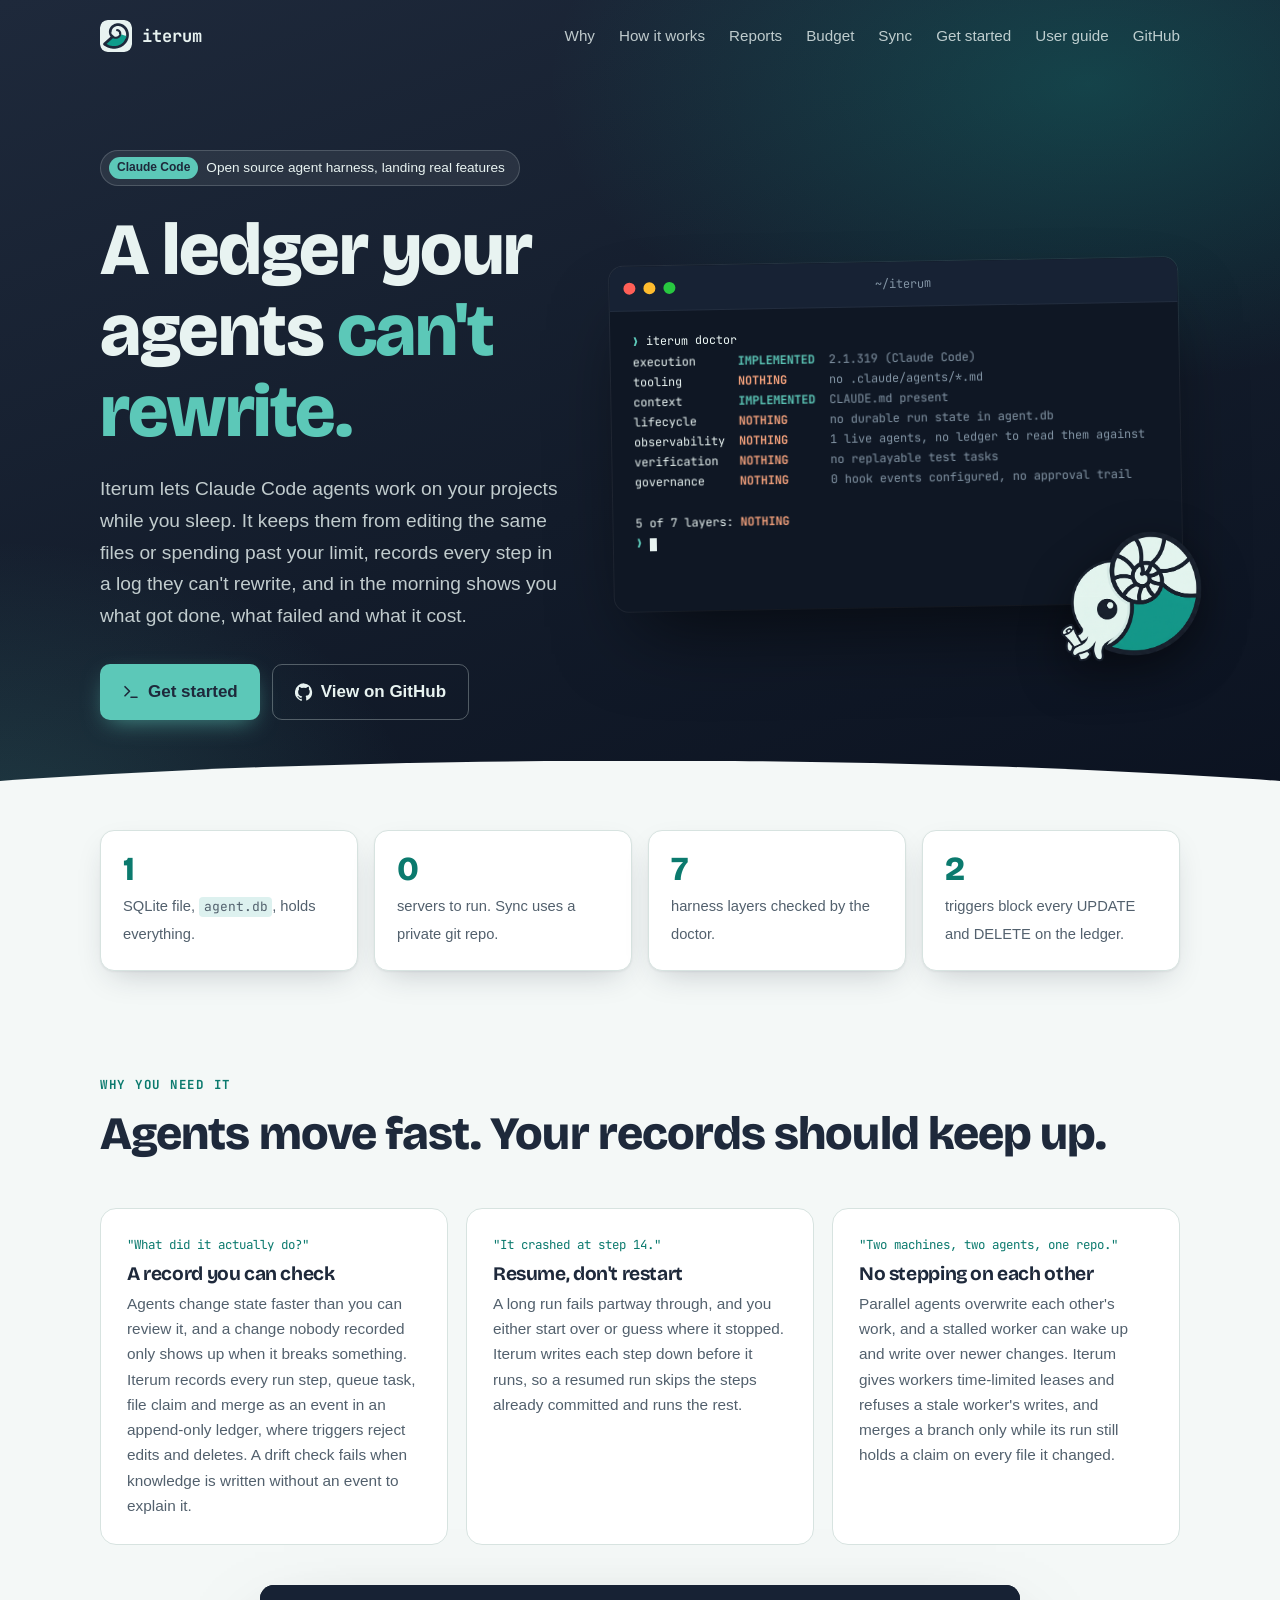
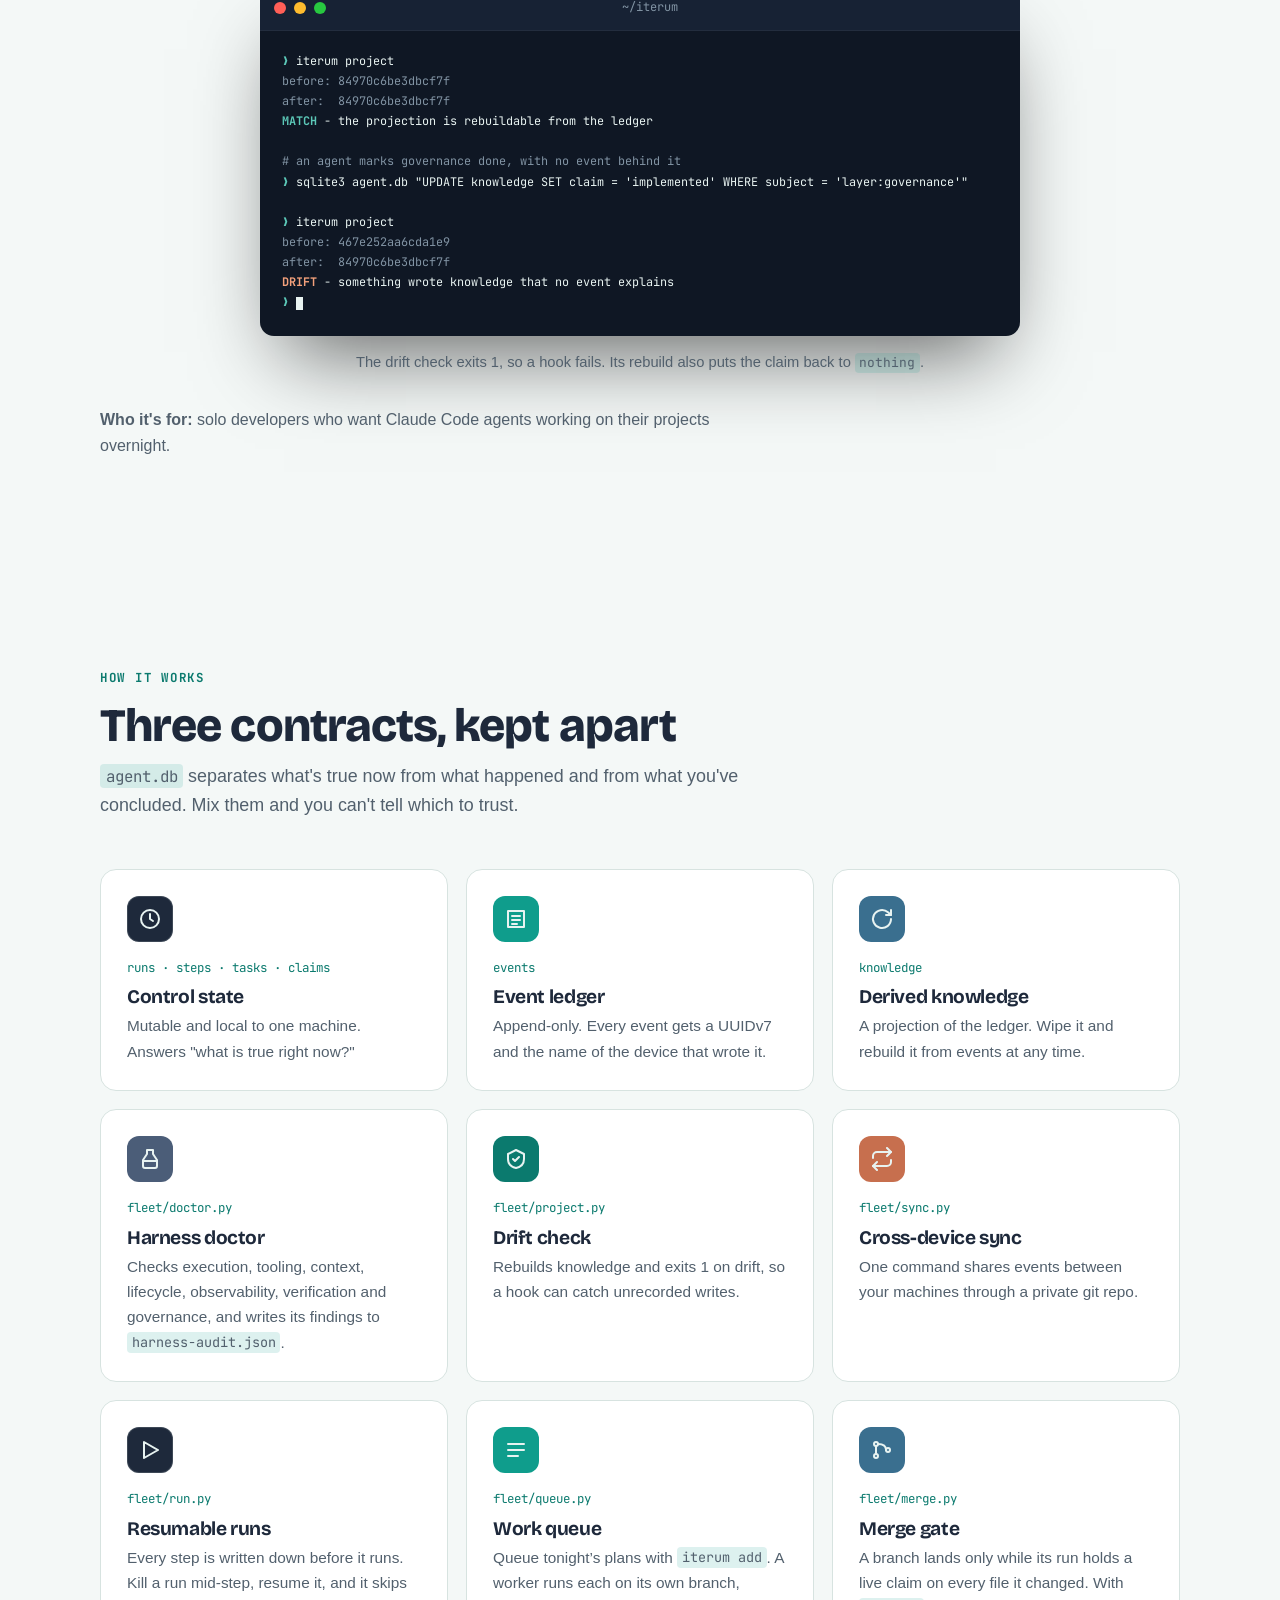
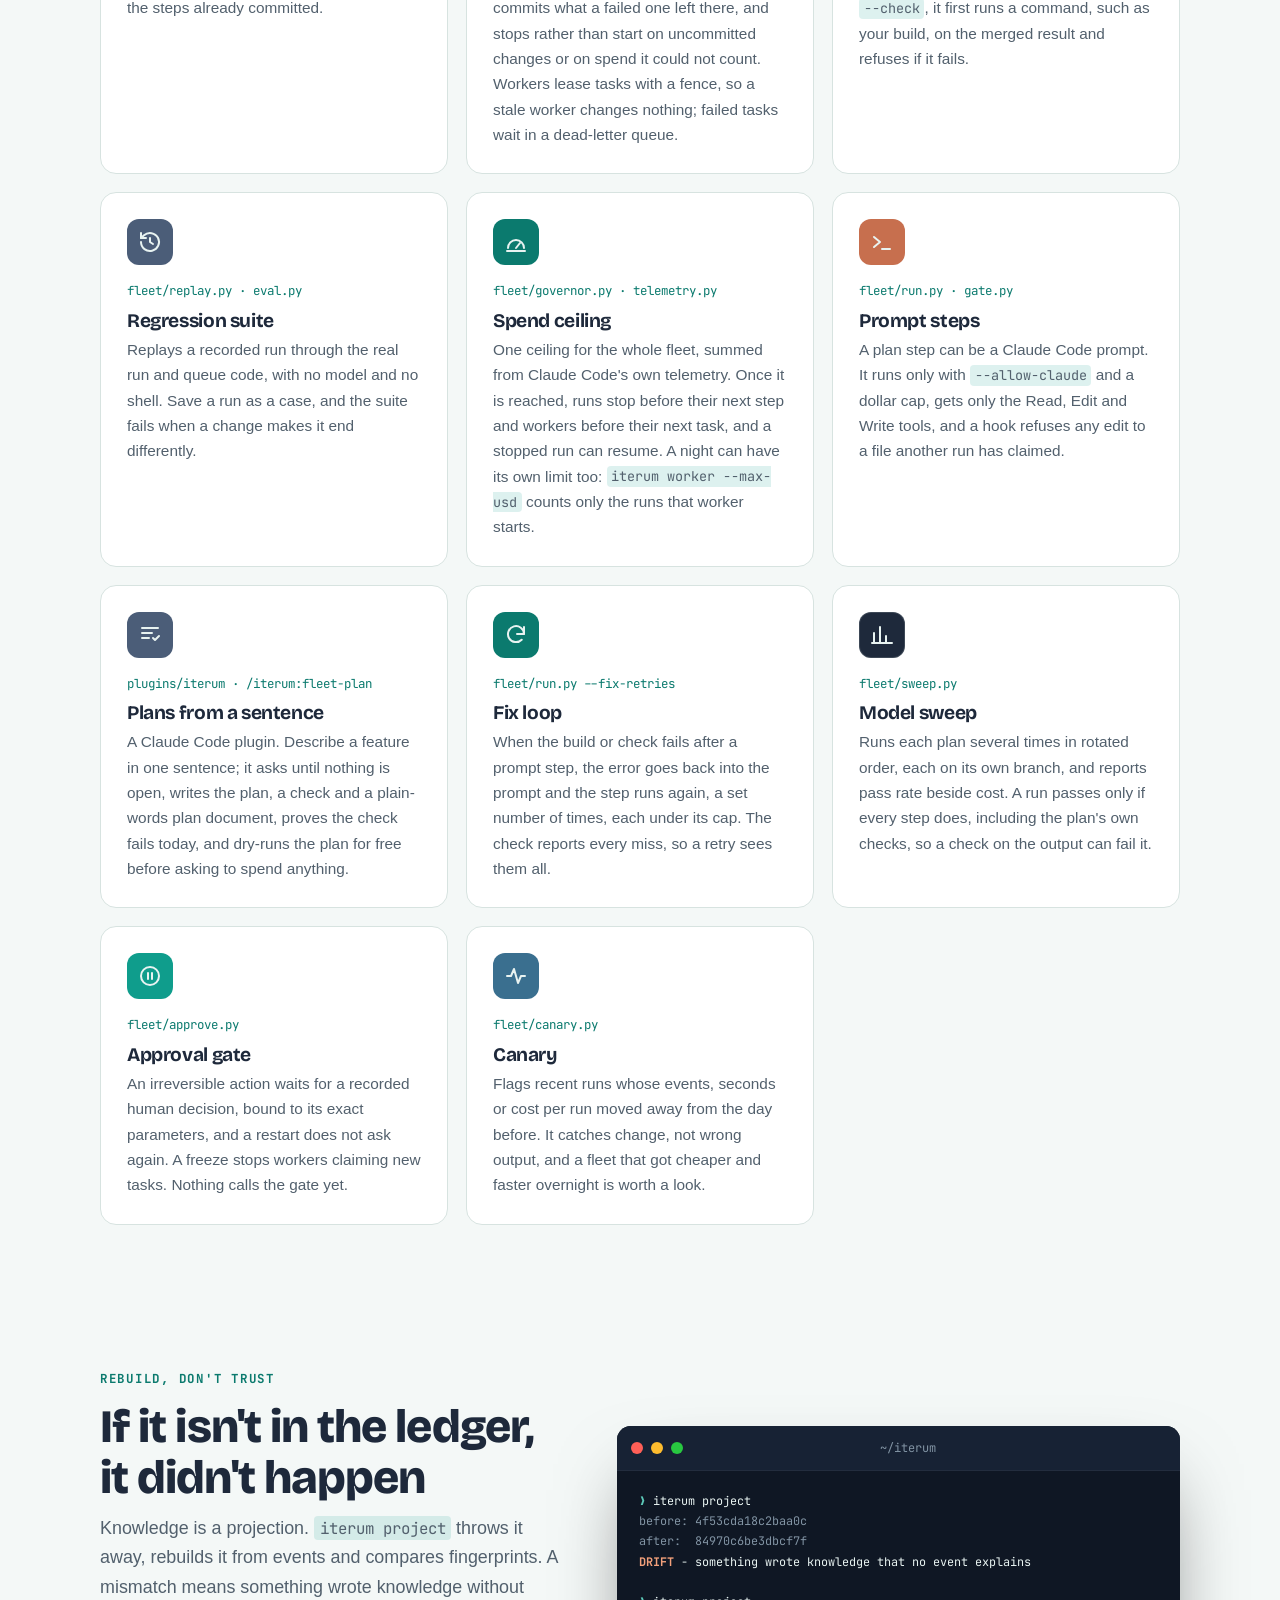
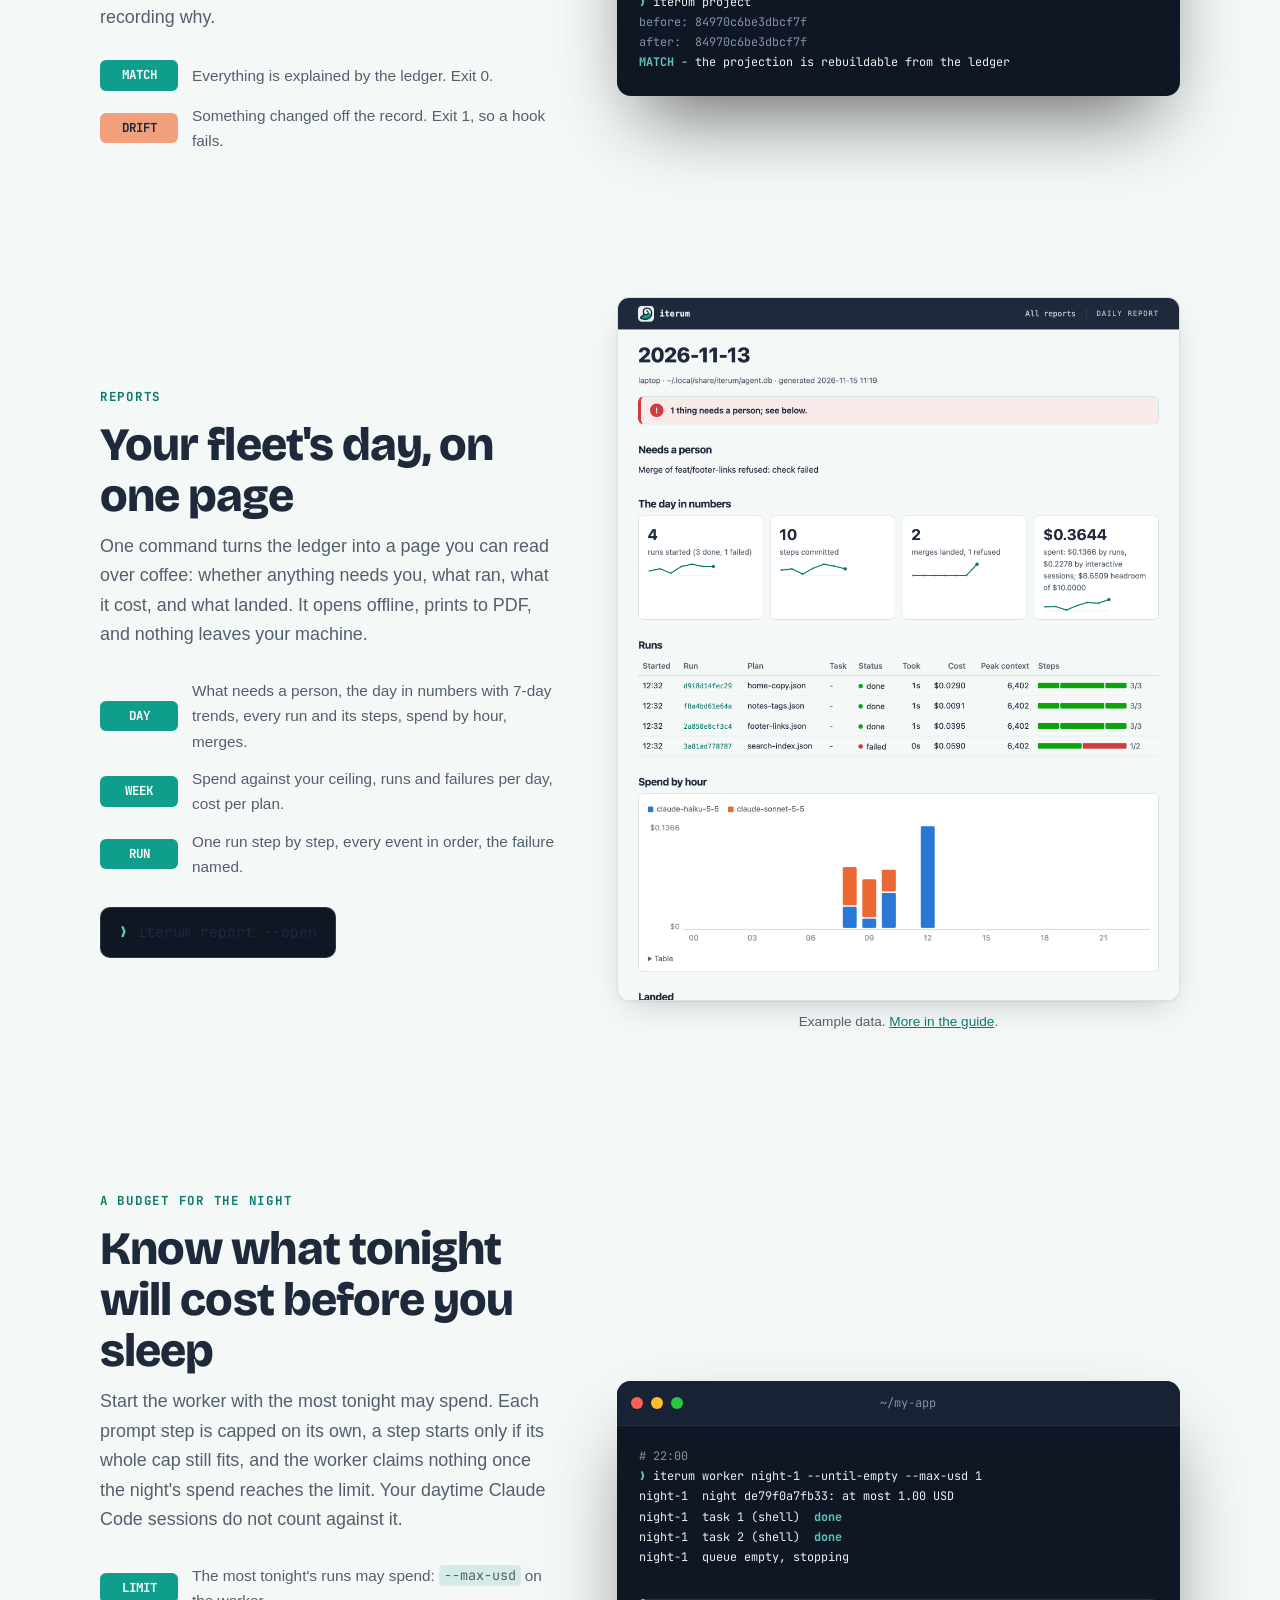
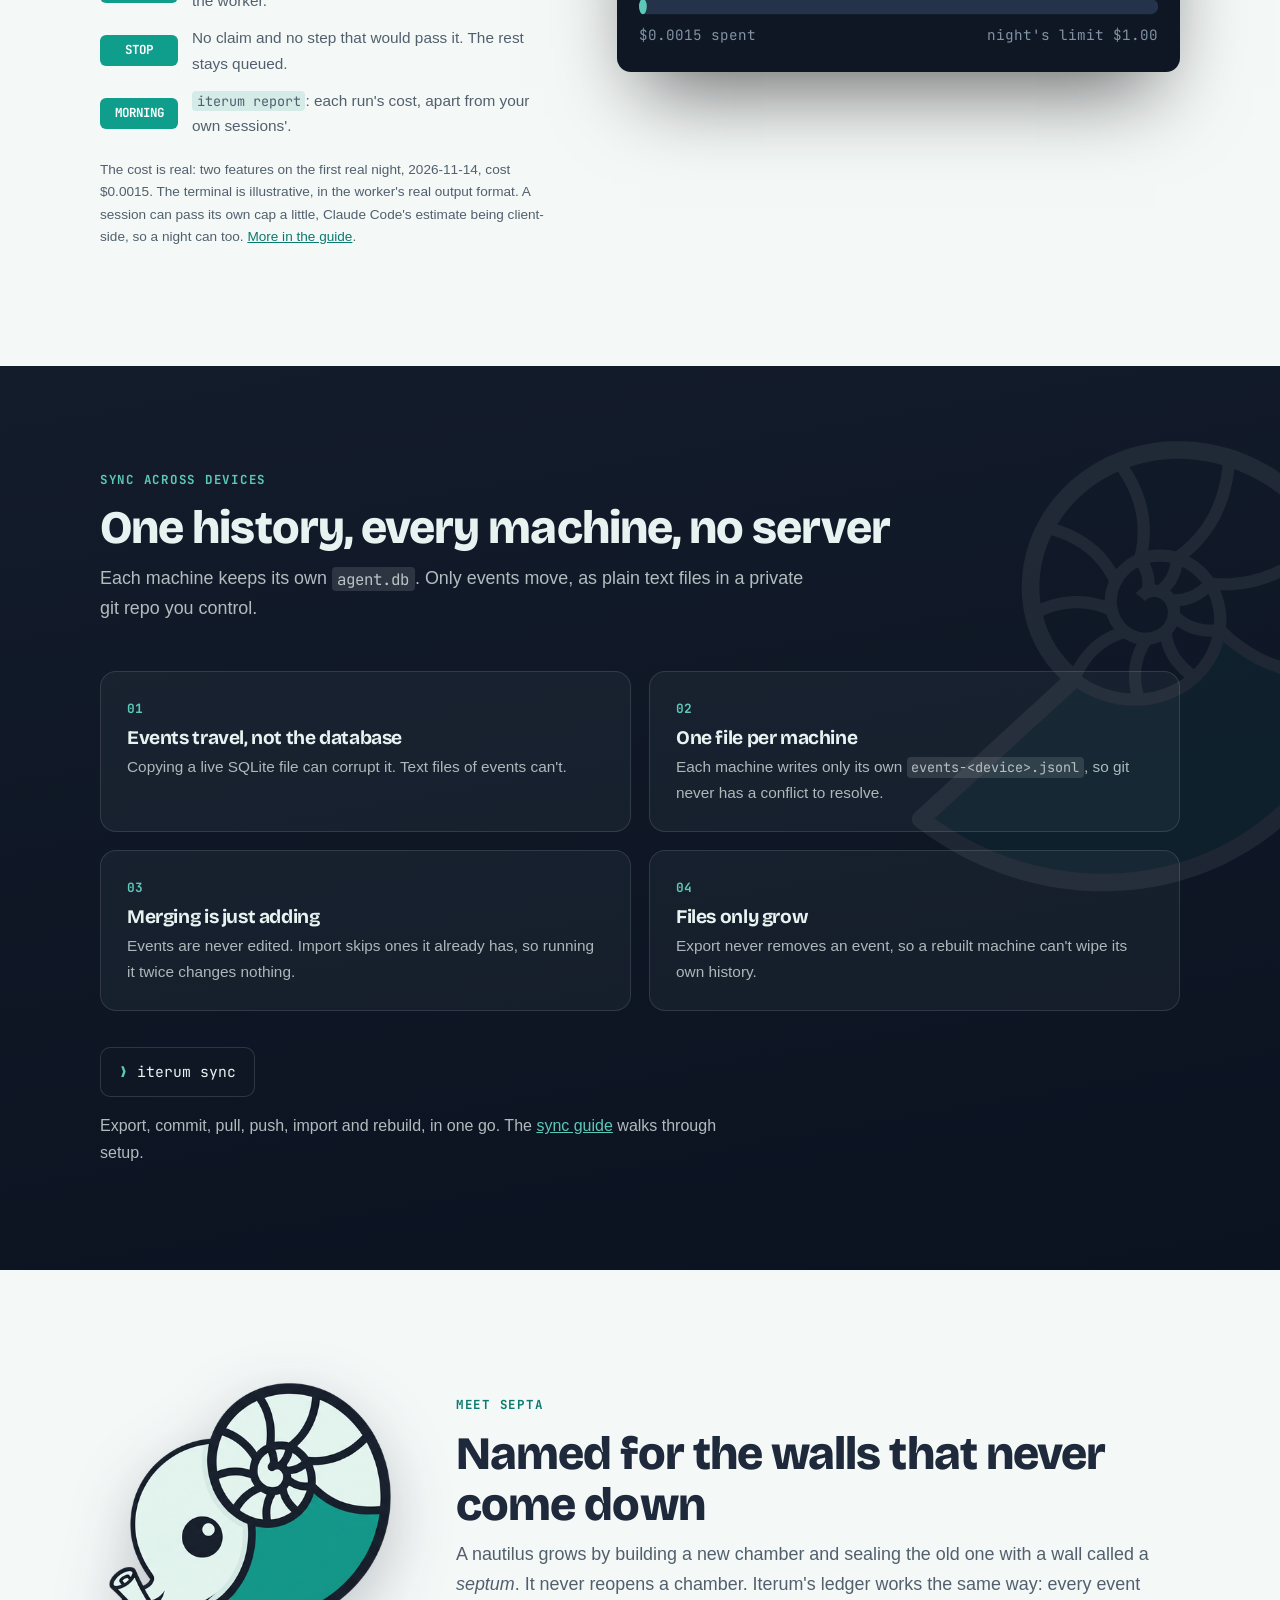
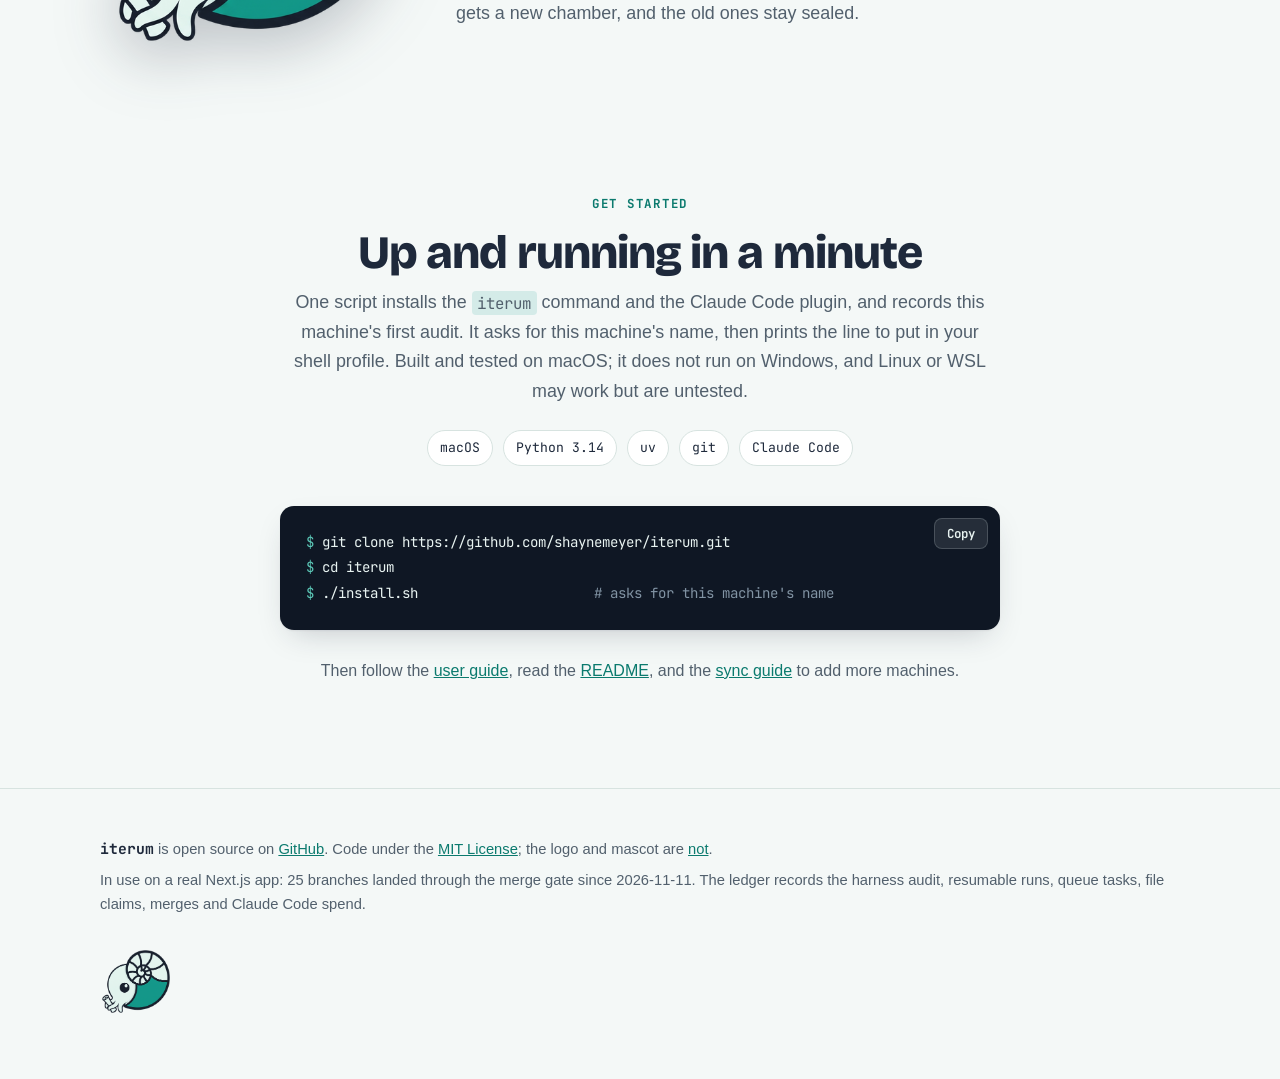
<file: index.html>
<!doctype html>
<html lang="en">
<head>
<meta charset="utf-8">
<meta name="viewport" content="width=device-width, initial-scale=1">
<title>Iterum</title>
<meta name="description" content="Iterum lets Claude Code agents work on your projects while you sleep, and in the morning shows you what got done, what failed and what it cost.">
<meta property="og:title" content="Iterum">
<meta property="og:description" content="A ledger your agents can't rewrite. Open source harness for Claude Code.">
<meta property="og:image" content="https://shaynemeyer.github.io/iterum/img/septa.png">
<link rel="icon" href="img/favicon.ico" sizes="32x32">
<link rel="icon" href="img/favicon.svg" type="image/svg+xml">
<link rel="apple-touch-icon" href="img/apple-touch-icon.png">
<link rel="preconnect" href="https://fonts.googleapis.com">
<link rel="preconnect" href="https://fonts.gstatic.com" crossorigin>
<link href="https://fonts.googleapis.com/css2?family=Bricolage+Grotesque:opsz,wght@12..96,500;12..96,700;12..96,800&family=JetBrains+Mono:wght@400;700&display=swap" rel="stylesheet">
<style>
:root {
  --navy: #1e293b; --navy-dark: #131c2b; --navy-deep: #0b1220; --teal: #0f9d8c; --teal-soft: #5cc8b8;
  --mint: #e8f3f1; --coral: #f2a07b; --term: #0f1724;
  --bg: #f4f8f7; --surface: #ffffff; --text: #1e293b; --muted: #52606d; --line: #d7e3e0;
  --accent: #0b7a6e; --shadow: 0 1px 2px rgba(30,41,59,.06), 0 12px 32px -12px rgba(30,41,59,.25);
  --display: "Bricolage Grotesque", -apple-system, BlinkMacSystemFont, sans-serif;
  --mono: "JetBrains Mono", ui-monospace, "SF Mono", Menlo, monospace;
}
@media (prefers-color-scheme: dark) {
  :root {
    --bg: #0e1520; --surface: #162030; --text: #e8f3f1; --muted: #9fb0bd; --line: #24324a;
    --accent: #5cc8b8; --shadow: 0 1px 2px rgba(0,0,0,.3), 0 16px 40px -16px rgba(0,0,0,.7);
  }
}
* { box-sizing: border-box; }
html { scroll-behavior: smooth; }
body { margin: 0; background: var(--bg); color: var(--text); overflow-x: hidden;
  font: 17px/1.65 -apple-system, BlinkMacSystemFont, "Segoe UI", Helvetica, Arial, sans-serif; }
.wrap { max-width: 1120px; margin: 0 auto; padding: 0 20px; }
a { color: var(--accent); }
code, pre, .term, .oneliner, .chip, .tag, .eyebrow, .brand { font-variant-ligatures: none; }
code { font-family: var(--mono); font-size: .88em; background: color-mix(in srgb, var(--teal) 14%, transparent); padding: .1em .35em; border-radius: 4px; }
h1, h2, h3 { font-family: var(--display); line-height: 1.1; letter-spacing: -.02em; }
h2 { font-size: clamp(2rem, 4.5vw, 2.9rem); margin: 0 0 .6rem; font-weight: 800; }
.eyebrow { font-family: var(--mono); font-size: .78rem; letter-spacing: .14em; text-transform: uppercase; color: var(--accent); font-weight: 700; margin: 0 0 .8rem; }
.sub { color: var(--muted); font-size: 1.12rem; max-width: 40em; margin: 0; }
section { padding: 104px 0; }

/* Nav */
nav { position: absolute; top: 0; left: 0; right: 0; z-index: 5; }
nav .wrap { display: flex; align-items: center; justify-content: space-between; padding-top: 20px; padding-bottom: 20px; }
.brand { display: flex; align-items: center; gap: 10px; color: var(--mint); text-decoration: none; font-family: var(--mono); font-weight: 700; }
.brand img { width: 32px; height: 32px; border-radius: 8px; }
nav ul { display: flex; gap: 24px; list-style: none; margin: 0; padding: 0; }
nav ul a { color: color-mix(in srgb, var(--mint) 80%, transparent); text-decoration: none; font-size: .95rem; }
nav ul a:hover { color: var(--mint); }
.menu { display: none; position: relative; }
.menu summary { list-style: none; cursor: pointer; width: 40px; height: 40px; display: grid; place-items: center;
  border: 1px solid rgba(232,243,241,.3); border-radius: 8px; color: var(--mint); }
.menu summary::-webkit-details-marker { display: none; }
.menu .i-close, .menu[open] .i-open { display: none; }
.menu[open] .i-close { display: block; }
.menu ul { position: absolute; right: 0; top: calc(100% + 8px); flex-direction: column; gap: 0; min-width: 190px; padding: 6px;
  background: var(--surface); border: 1px solid var(--line); border-radius: 12px; box-shadow: var(--shadow); }
.menu ul a { display: block; padding: 10px 12px; border-radius: 8px; color: var(--text); }
.menu ul a:hover { background: var(--bg); color: var(--text); }

/* Hero */
.hero { position: relative; overflow: hidden; color: var(--mint); padding: 150px 0 120px;
  background:
    radial-gradient(900px 500px at 85% 10%, rgba(15,157,140,.28), transparent 60%),
    radial-gradient(700px 500px at 0% 100%, rgba(92,200,184,.18), transparent 60%),
    linear-gradient(160deg, var(--navy) 0%, var(--navy-dark) 55%, var(--navy-deep) 100%); }
.hero::after { content: ""; position: absolute; inset: auto 0 -1px 0; height: 80px; background: var(--bg);
  clip-path: ellipse(75% 100% at 50% 100%); }
.hero .wrap { position: relative; z-index: 2; display: grid; grid-template-columns: .9fr 1.1fr; gap: 48px; align-items: center; }
.hero .wrap > *, .split > *, .septa > * { min-width: 0; }  /* let wide terminals scroll instead of widening the grid */
.pill { display: inline-flex; align-items: center; gap: 8px; padding: 6px 14px 6px 8px; border-radius: 999px; background: rgba(232,243,241,.08);
  border: 1px solid rgba(232,243,241,.18); font-size: .85rem; margin-bottom: 24px; }
.pill b { background: var(--teal-soft); color: var(--navy); border-radius: 999px; padding: 1px 8px; font-size: .75rem; }
.hero h1 { font-size: clamp(2.8rem, 7vw, 4.6rem); font-weight: 800; margin: 0 0 20px; }
.hero h1 em { font-style: normal; color: var(--teal-soft); }
.hero .lead { font-size: 1.2rem; color: rgba(232,243,241,.82); margin: 0 0 32px; max-width: 30em; }
.cta { display: flex; flex-wrap: wrap; gap: 12px; }
.btn { display: inline-flex; align-items: center; gap: 8px; padding: 13px 22px; border-radius: 10px; text-decoration: none; font-weight: 600;
  transition: transform .15s ease, box-shadow .15s ease, background .15s; }
.btn:hover { transform: translateY(-2px); }
.btn.primary { background: var(--teal-soft); color: var(--navy); box-shadow: 0 8px 24px -8px rgba(92,200,184,.7); }
.btn.ghost { color: var(--mint); border: 1px solid rgba(232,243,241,.3); }
.btn.ghost:hover { background: rgba(232,243,241,.08); }
.btn svg { width: 18px; height: 18px; }

/* Terminal */
.term-wrap { position: relative; }
.term { background: var(--term); border-radius: 14px; box-shadow: 0 40px 80px -24px rgba(0,0,0,.6), 0 0 0 1px rgba(255,255,255,.07);
  font-family: var(--mono); font-size: .74rem; line-height: 1.7; color: var(--mint); overflow: hidden; transform: rotate(-1deg); }
.term-bar { display: flex; align-items: center; gap: 8px; padding: 12px 14px; background: #172234; border-bottom: 1px solid rgba(255,255,255,.05); }
.term-bar i { width: 12px; height: 12px; border-radius: 50%; display: block; }
.term-bar i:nth-child(1) { background: #FF5F57; } .term-bar i:nth-child(2) { background: #FEBC2E; } .term-bar i:nth-child(3) { background: #28C840; }
.term-bar span { margin-left: auto; margin-right: auto; color: #8193a3; font-size: .75rem; transform: translateX(-20px); }
.term-body { padding: 20px 22px 24px; min-height: 300px; white-space: pre; overflow-x: auto; }
.term .p { color: var(--teal-soft); } .term .dim { color: #8193a3; }
.t-ok { color: var(--teal-soft); font-weight: 700; } .t-no { color: var(--coral); font-weight: 700; }
.typed { display: inline-block; overflow: hidden; vertical-align: bottom; width: 0; animation: type 0.8s steps(13) .4s forwards; }
.caret { display: inline-block; width: .6em; height: 1.1em; background: var(--mint); vertical-align: text-bottom; animation: blink 1s step-end infinite; }
.line { opacity: 0; animation: fade .35s ease forwards; }
@keyframes type { to { width: 13ch; } }
@keyframes blink { 50% { opacity: 0; } }
@keyframes fade { from { opacity: 0; transform: translateY(4px); } to { opacity: 1; transform: none; } }
.badge { position: absolute; right: -26px; bottom: -58px; width: 150px; z-index: 3;
  filter: drop-shadow(0 16px 24px rgba(0,0,0,.45)); animation: bob 5s ease-in-out infinite; }
@keyframes bob { 50% { transform: translateY(-8px) rotate(-3deg); } }

/* Bubbles */
.bubble { position: absolute; bottom: -30px; border-radius: 50%; z-index: 1; border: 1.5px solid rgba(232,243,241,.35);
  background: radial-gradient(circle at 30% 30%, rgba(232,243,241,.35), transparent 60%); animation: rise linear infinite; }
@keyframes rise { to { transform: translateY(-860px) translateX(var(--drift)); opacity: 0; } }

/* Stats */
.stats { margin-top: -10px; position: relative; z-index: 3; }
.stats .wrap { display: grid; grid-template-columns: repeat(4, 1fr); gap: 16px; }
.stat { background: var(--surface); border: 1px solid var(--line); border-radius: 14px; padding: 22px; box-shadow: var(--shadow); }
.stat b { display: block; font-family: var(--display); font-size: 2.1rem; font-weight: 800; line-height: 1; margin-bottom: 6px; color: var(--accent); }
.stat span { color: var(--muted); font-size: .92rem; }

/* Cards */
.grid { display: grid; grid-template-columns: repeat(3, 1fr); gap: 18px; margin-top: 48px; }
.card { position: relative; background: var(--surface); border: 1px solid var(--line); border-radius: 16px; padding: 26px;
  transition: transform .2s ease, box-shadow .2s ease, border-color .2s; }
.card:hover { transform: translateY(-4px); box-shadow: var(--shadow); border-color: color-mix(in srgb, var(--teal) 50%, var(--line)); }
.icon { width: 46px; height: 46px; border-radius: 12px; display: grid; place-items: center; margin-bottom: 16px; color: var(--mint); }
.icon svg { width: 24px; height: 24px; }
.card h3 { margin: 0 0 6px; font-size: 1.2rem; }
.card p { margin: 0; color: var(--muted); font-size: .96rem; }
.card .tables { font-family: var(--mono); font-size: .78rem; color: var(--accent); margin: 0 0 8px; }
.i1 { background: var(--navy); box-shadow: inset 0 0 0 1px rgba(232,243,241,.15); } .i2 { background: var(--teal); }
.i3 { background: #3a6f8f; } .i4 { background: #4b5d78; } .i5 { background: #0b7a6e; } .i6 { background: #c76f4e; }

/* Drift clip: lines wait until the clip scrolls into view */
.clip { max-width: 760px; margin: 40px auto 0; }
.clip .term { transform: none; }
.clip .term-body { min-height: 0; }
.js .clip .line { animation-play-state: paused; }
.js .clip.in .line { animation-play-state: running; }
.clip p { color: var(--muted); font-size: .92rem; margin: 14px 0 0; text-align: center; }

/* Rebuild */
.split { display: grid; grid-template-columns: .9fr 1.1fr; gap: 56px; align-items: center; }
.split .term { transform: none; }
.split .term-body { min-height: 0; }
.shot { margin: 0; border-radius: 12px; overflow: hidden; border: 1px solid var(--line); box-shadow: var(--shadow); background: var(--surface); }
.shot img { display: block; width: 100%; height: auto; }
.shot + figcaption, .shotcap { color: var(--muted); font-size: .85rem; margin-top: 10px; text-align: center; }
.tags { display: flex; flex-direction: column; gap: 12px; margin-top: 28px; }
.tagrow { display: flex; align-items: center; gap: 14px; }
.tag { font-family: var(--mono); font-size: .78rem; font-weight: 700; padding: 5px 0; width: 78px; text-align: center; border-radius: 6px; flex: none; }
.tag.match { background: var(--teal); color: #fff; }
.tag.drift { background: var(--coral); color: var(--navy); }
.tagrow span:last-child { color: var(--muted); font-size: .96rem; }

/* Sync band */
.band { background: linear-gradient(170deg, var(--navy-dark), var(--navy-deep)); color: var(--mint); position: relative; overflow: hidden; }
.band .eyebrow { color: var(--teal-soft); }
.band .sub { color: rgba(232,243,241,.75); }
.band a { color: var(--teal-soft); }
.band .grid { grid-template-columns: repeat(2, 1fr); }
.band .card { background: rgba(232,243,241,.04); border-color: rgba(232,243,241,.12); }
.band .card:hover { border-color: rgba(92,200,184,.6); box-shadow: none; }
.band .card p { color: rgba(232,243,241,.72); }
.band code { background: rgba(232,243,241,.12); }
.band .num { font-family: var(--mono); color: var(--teal-soft); font-size: .8rem; font-weight: 700; margin-bottom: 8px; display: block; }
.shell-bg { position: absolute; right: -120px; top: 40px; width: 520px; opacity: .07; pointer-events: none; }
.oneliner { display: inline-block; margin-top: 36px; font-family: var(--mono); font-size: .92rem; background: var(--term);
  border: 1px solid rgba(232,243,241,.14); border-radius: 10px; padding: 12px 18px; }
.oneliner .p { color: var(--teal-soft); }

/* Septa */
.septa { display: grid; grid-template-columns: 300px 1fr; gap: 56px; align-items: center; }
.septa img { width: 100%; height: auto; filter: drop-shadow(0 20px 30px rgba(30,41,59,.25)); }

/* Install */
.install { text-align: center; }
.install .sub { margin: 0 auto; }
.code { position: relative; max-width: 720px; margin: 40px auto 0; text-align: left; background: var(--term); color: var(--mint); border-radius: 14px; box-shadow: var(--shadow); overflow: hidden; }
.code pre { margin: 0; padding: 24px 26px; font-family: var(--mono); font-size: .88rem; line-height: 1.8; overflow-x: auto; }
.code .p { color: var(--teal-soft); user-select: none; } .code .c { color: #8193a3; }
.copy { position: absolute; top: 12px; right: 12px; font: 600 .78rem var(--mono); background: rgba(232,243,241,.1); color: var(--mint);
  border: 1px solid rgba(232,243,241,.18); border-radius: 8px; padding: 6px 12px; cursor: pointer; }
.copy:hover { background: rgba(232,243,241,.18); }
.chips { display: flex; justify-content: center; flex-wrap: wrap; gap: 10px; margin-top: 24px; }
.chip { font-family: var(--mono); font-size: .82rem; padding: 6px 12px; border-radius: 999px; background: var(--surface); border: 1px solid var(--line); }

footer { border-top: 1px solid var(--line); padding: 48px 0 64px; color: var(--muted); font-size: .92rem; }
footer .wrap { display: flex; justify-content: space-between; align-items: center; gap: 32px; flex-wrap: wrap; }
footer img { width: 72px; height: auto; }

.js .reveal { opacity: 0; transform: translateY(24px); transition: opacity .7s ease, transform .7s ease; }
.reveal.in { opacity: 1; transform: none; }

@media (max-width: 1119px) {
  .hero .wrap { grid-template-columns: 1fr; }  /* terminal needs ~570px to show its longest line */
  .hero .term-wrap { max-width: 640px; }
}
@media (max-width: 900px) {
  .split, .septa { grid-template-columns: 1fr; }
  .hero { padding: 120px 0 110px; }
  .grid { grid-template-columns: repeat(2, 1fr); }
  .stats .wrap { grid-template-columns: repeat(2, 1fr); }
  .badge { right: -4px; bottom: -48px; width: 110px; }
  .septa img { max-width: 240px; }
}
@media (max-width: 819px) {  /* eight links need about 800px on one line */
  nav .links { display: none; }
  .menu { display: block; }
}
@media (max-width: 600px) {
  section { padding: 72px 0; }
  .wrap { padding: 0 16px; }
  .grid, .band .grid { grid-template-columns: 1fr; }
  .term { font-size: .64rem; transform: none; }
  .shell-bg { display: none; }
  .oneliner { font-size: .8rem; }
  .code pre { padding-top: 56px; }
}
/* Back to top: shown once the hero has scrolled away (the nav does not follow) */
.to-top { position: fixed; right: 20px; bottom: 20px; z-index: 6; padding: 10px 14px; border-radius: 999px; background: var(--surface); color: var(--accent);
  border: 1px solid var(--line); box-shadow: var(--shadow); font: 700 .85rem var(--mono); text-decoration: none; transition: opacity .2s; }
.js .to-top:not(.show) { opacity: 0; pointer-events: none; }
@media (prefers-reduced-motion: reduce) {
  *, *::before, *::after { animation: none !important; transition: none !important; }
  .typed { width: 13ch; } .line, .js .reveal { opacity: 1; transform: none; }
  .bubble { display: none; }
}
</style>
</head>
<body>

<nav>
  <div class="wrap">
    <a class="brand" href="#"><img src="img/favicon.svg" alt="">iterum</a>
    <ul class="links">
      <li><a href="#why">Why</a></li>
      <li><a href="#how">How it works</a></li>
      <li><a href="#reports">Reports</a></li>
      <li><a href="#budget">Budget</a></li>
      <li><a href="#sync">Sync</a></li>
      <li><a href="#start">Get started</a></li>
      <li><a href="guide.html">User guide</a></li>
      <li><a href="https://github.com/shaynemeyer/iterum">GitHub</a></li>
    </ul>
    <details class="menu" id="menu">
      <summary aria-label="Menu">
        <svg class="i-open" width="20" height="20" viewBox="0 0 24 24" fill="none" stroke="currentColor" stroke-width="2" stroke-linecap="round" aria-hidden="true"><path d="M4 6h16M4 12h16M4 18h16"/></svg>
        <svg class="i-close" width="20" height="20" viewBox="0 0 24 24" fill="none" stroke="currentColor" stroke-width="2" stroke-linecap="round" aria-hidden="true"><path d="M6 6l12 12M18 6L6 18"/></svg>
      </summary>
      <ul>
        <li><a href="#why">Why</a></li>
        <li><a href="#how">How it works</a></li>
        <li><a href="#reports">Reports</a></li>
        <li><a href="#budget">Budget</a></li>
        <li><a href="#sync">Sync</a></li>
        <li><a href="#start">Get started</a></li>
        <li><a href="guide.html">User guide</a></li>
        <li><a href="https://github.com/shaynemeyer/iterum">GitHub</a></li>
      </ul>
    </details>
  </div>
</nav>

<header class="hero" id="top">
  <div id="bubbles" aria-hidden="true"></div>
  <div class="wrap">
    <div>
      <div class="pill"><b>Claude Code</b> Open source agent harness, landing real features</div>
      <h1>A ledger your agents <em>can't rewrite.</em></h1>
      <p class="lead">Iterum lets Claude Code agents work on your projects while you sleep. It keeps them from editing the same files or spending past your limit, records every step in a log they can't rewrite, and in the morning shows you what got done, what failed and what it cost.</p>
      <div class="cta">
        <a class="btn primary" href="#start">
          <svg viewBox="0 0 24 24" fill="none" stroke="currentColor" stroke-width="2.2" stroke-linecap="round" stroke-linejoin="round"><path d="M4 17l6-6-6-6M12 19h8"/></svg>
          Get started
        </a>
        <a class="btn ghost" href="https://github.com/shaynemeyer/iterum">
          <svg viewBox="0 0 24 24" fill="currentColor"><path d="M12 .5a12 12 0 0 0-3.8 23.4c.6.1.8-.3.8-.6v-2.2c-3.3.7-4-1.4-4-1.4-.6-1.4-1.4-1.8-1.4-1.8-1-.7.1-.7.1-.7 1.2.1 1.8 1.2 1.8 1.2 1 1.8 2.8 1.3 3.5 1 .1-.8.4-1.3.7-1.6-2.7-.3-5.5-1.3-5.5-6 0-1.3.5-2.4 1.2-3.2-.1-.3-.5-1.5.1-3.2 0 0 1-.3 3.3 1.2a11.5 11.5 0 0 1 6 0C17.3 4.6 18.3 5 18.3 5c.6 1.7.2 2.9.1 3.2.8.8 1.2 1.9 1.2 3.2 0 4.6-2.8 5.6-5.5 5.9.4.4.8 1.1.8 2.2v3.3c0 .3.2.7.8.6A12 12 0 0 0 12 .5z"/></svg>
          View on GitHub
        </a>
      </div>
    </div>
    <div class="term-wrap">
      <div class="term" role="img" aria-label="Terminal running iterum doctor, which reports 2 of 7 harness layers implemented on a fresh machine">
        <div class="term-bar"><i></i><i></i><i></i><span>~/iterum</span></div>
<div class="term-body"><span class="p">❯</span> <span class="typed">iterum doctor</span>
<span class="line" style="animation-delay:1.9s">execution      <span class="t-ok">IMPLEMENTED</span>  <span class="dim">2.1.319 (Claude Code)</span></span>
<span class="line" style="animation-delay:2.1s">tooling        <span class="t-no">NOTHING</span>      <span class="dim">no .claude/agents/*.md</span></span>
<span class="line" style="animation-delay:2.3s">context        <span class="t-ok">IMPLEMENTED</span>  <span class="dim">CLAUDE.md present</span></span>
<span class="line" style="animation-delay:2.5s">lifecycle      <span class="t-no">NOTHING</span>      <span class="dim">no durable run state in agent.db</span></span>
<span class="line" style="animation-delay:2.7s">observability  <span class="t-no">NOTHING</span>      <span class="dim">1 live agents, no ledger to read them against</span></span>
<span class="line" style="animation-delay:2.9s">verification   <span class="t-no">NOTHING</span>      <span class="dim">no replayable test tasks</span></span>
<span class="line" style="animation-delay:3.1s">governance     <span class="t-no">NOTHING</span>      <span class="dim">0 hook events configured, no approval trail</span></span>
<span class="line" style="animation-delay:3.4s"> </span>
<span class="line" style="animation-delay:3.6s">5 of 7 layers: <span class="t-no">NOTHING</span></span>
<span class="line" style="animation-delay:3.9s"><span class="p">❯</span> <span class="caret"></span></span></div>
      </div>
      <img class="badge" src="img/septa.png" alt="Septa, the Iterum mascot: a nautilus holding a scroll">
    </div>
  </div>
</header>

<div class="stats">
  <div class="wrap">
    <div class="stat reveal"><b>1</b><span>SQLite file, <code>agent.db</code>, holds everything.</span></div>
    <div class="stat reveal"><b>0</b><span>servers to run. Sync uses a private git repo.</span></div>
    <div class="stat reveal"><b>7</b><span>harness layers checked by the doctor.</span></div>
    <div class="stat reveal"><b>2</b><span>triggers block every UPDATE and DELETE on the ledger.</span></div>
  </div>
</div>

<section id="why">
  <div class="wrap">
    <p class="eyebrow">Why you need it</p>
    <h2>Agents move fast. Your records should keep up.</h2>
    <div class="grid">
      <div class="card reveal"><p class="tables">"What did it actually do?"</p><h3>A record you can check</h3>
        <p>Agents change state faster than you can review it, and a change nobody recorded only shows up when it breaks something. Iterum records every run step, queue task, file claim and merge as an event in an append-only ledger, where triggers reject edits and deletes. A drift check fails when knowledge is written without an event to explain it.</p></div>
      <div class="card reveal"><p class="tables">"It crashed at step 14."</p><h3>Resume, don't restart</h3>
        <p>A long run fails partway through, and you either start over or guess where it stopped. Iterum writes each step down before it runs, so a resumed run skips the steps already committed and runs the rest.</p></div>
      <div class="card reveal"><p class="tables">"Two machines, two agents, one repo."</p><h3>No stepping on each other</h3>
        <p>Parallel agents overwrite each other's work, and a stalled worker can wake up and write over newer changes. Iterum gives workers time-limited leases and refuses a stale worker's writes, and merges a branch only while its run still holds a claim on every file it changed.</p></div>
    </div>
    <div class="clip reveal">
      <div class="term" role="img" aria-label="Terminal: the drift check reports MATCH, an UPDATE marks the governance layer implemented with no event, and the next drift check reports DRIFT">
        <div class="term-bar"><i></i><i></i><i></i><span>~/iterum</span></div>
<div class="term-body"><span class="line" style="animation-delay:.3s"><span class="p">❯</span> iterum project</span>
<span class="line" style="animation-delay:.7s"><span class="dim">before: 84970c6be3dbcf7f</span></span>
<span class="line" style="animation-delay:.9s"><span class="dim">after:  84970c6be3dbcf7f</span></span>
<span class="line" style="animation-delay:1.1s"><span class="t-ok">MATCH</span> - the projection is rebuildable from the ledger</span>
<span class="line" style="animation-delay:1.6s"> </span>
<span class="line" style="animation-delay:1.8s"><span class="dim"># an agent marks governance done, with no event behind it</span></span>
<span class="line" style="animation-delay:2.2s"><span class="p">❯</span> sqlite3 agent.db "UPDATE knowledge SET claim = 'implemented' WHERE subject = 'layer:governance'"</span>
<span class="line" style="animation-delay:2.8s"> </span>
<span class="line" style="animation-delay:3.0s"><span class="p">❯</span> iterum project</span>
<span class="line" style="animation-delay:3.4s"><span class="dim">before: 467e252aa6cda1e9</span></span>
<span class="line" style="animation-delay:3.6s"><span class="dim">after:  84970c6be3dbcf7f</span></span>
<span class="line" style="animation-delay:3.8s"><span class="t-no">DRIFT</span> - something wrote knowledge that no event explains</span>
<span class="line" style="animation-delay:4.2s"><span class="p">❯</span> <span class="caret"></span></span></div>
      </div>
      <p>The drift check exits 1, so a hook fails. Its rebuild also puts the claim back to <code>nothing</code>.</p>
    </div>
    <p class="sub" style="margin-top:32px;font-size:1rem"><b>Who it's for:</b> solo developers who want Claude Code agents working on their projects overnight.</p>
  </div>
</section>

<section id="how">
  <div class="wrap">
    <p class="eyebrow">How it works</p>
    <h2>Three contracts, kept apart</h2>
    <p class="sub"><code>agent.db</code> separates what's true now from what happened and from what you've concluded. Mix them and you can't tell which to trust.</p>
    <div class="grid">
      <div class="card reveal"><div class="icon i1"><svg viewBox="0 0 24 24" fill="none" stroke="currentColor" stroke-width="2" stroke-linecap="round" stroke-linejoin="round"><circle cx="12" cy="12" r="9"/><path d="M12 7v5l3 2"/></svg></div>
        <p class="tables">runs · steps · tasks · claims</p><h3>Control state</h3><p>Mutable and local to one machine. Answers "what is true right now?"</p></div>
      <div class="card reveal"><div class="icon i2"><svg viewBox="0 0 24 24" fill="none" stroke="currentColor" stroke-width="2" stroke-linecap="round" stroke-linejoin="round"><path d="M4 4h16v16H4z"/><path d="M8 9h8M8 13h8M8 17h5"/></svg></div>
        <p class="tables">events</p><h3>Event ledger</h3><p>Append-only. Every event gets a UUIDv7 and the name of the device that wrote it.</p></div>
      <div class="card reveal"><div class="icon i3"><svg viewBox="0 0 24 24" fill="none" stroke="currentColor" stroke-width="2" stroke-linecap="round" stroke-linejoin="round"><path d="M21 12a9 9 0 1 1-3-6.7L21 8"/><path d="M21 3v5h-5"/></svg></div>
        <p class="tables">knowledge</p><h3>Derived knowledge</h3><p>A projection of the ledger. Wipe it and rebuild it from events at any time.</p></div>
      <div class="card reveal"><div class="icon i4"><svg viewBox="0 0 24 24" fill="none" stroke="currentColor" stroke-width="2" stroke-linecap="round" stroke-linejoin="round"><path d="M9 3h6v4l4 6v6a2 2 0 0 1-2 2H7a2 2 0 0 1-2-2v-6l4-6z"/><path d="M5 14h14"/></svg></div>
        <p class="tables">fleet/doctor.py</p><h3>Harness doctor</h3><p>Checks execution, tooling, context, lifecycle, observability, verification and governance, and writes its findings to <code>harness-audit.json</code>.</p></div>
      <div class="card reveal"><div class="icon i5"><svg viewBox="0 0 24 24" fill="none" stroke="currentColor" stroke-width="2" stroke-linecap="round" stroke-linejoin="round"><path d="M9 12l2 2 4-4"/><path d="M12 3l8 4v5c0 5-3.5 8-8 9-4.5-1-8-4-8-9V7z"/></svg></div>
        <p class="tables">fleet/project.py</p><h3>Drift check</h3><p>Rebuilds knowledge and exits 1 on drift, so a hook can catch unrecorded writes.</p></div>
      <div class="card reveal"><div class="icon i6"><svg viewBox="0 0 24 24" fill="none" stroke="currentColor" stroke-width="2" stroke-linecap="round" stroke-linejoin="round"><path d="M17 1l4 4-4 4"/><path d="M3 11V9a4 4 0 0 1 4-4h14M7 23l-4-4 4-4"/><path d="M21 13v2a4 4 0 0 1-4 4H3"/></svg></div>
        <p class="tables">fleet/sync.py</p><h3>Cross-device sync</h3><p>One command shares events between your machines through a private git repo.</p></div>
      <div class="card reveal"><div class="icon i1"><svg viewBox="0 0 24 24" fill="none" stroke="currentColor" stroke-width="2" stroke-linecap="round" stroke-linejoin="round"><path d="M6 4l14 8-14 8z"/></svg></div>
        <p class="tables">fleet/run.py</p><h3>Resumable runs</h3><p>Every step is written down before it runs. Kill a run mid-step, resume it, and it skips the steps already committed.</p></div>
      <div class="card reveal"><div class="icon i2"><svg viewBox="0 0 24 24" fill="none" stroke="currentColor" stroke-width="2" stroke-linecap="round" stroke-linejoin="round"><path d="M4 6h16M4 12h16M4 18h10"/></svg></div>
        <p class="tables">fleet/queue.py</p><h3>Work queue</h3><p>Queue tonight&rsquo;s plans with <code>iterum add</code>. A worker runs each on its own branch, commits what a failed one left there, and stops rather than start on uncommitted changes or on spend it could not count. Workers lease tasks with a fence, so a stale worker changes nothing; failed tasks wait in a dead-letter queue.</p></div>
      <div class="card reveal"><div class="icon i3"><svg viewBox="0 0 24 24" fill="none" stroke="currentColor" stroke-width="2" stroke-linecap="round" stroke-linejoin="round"><circle cx="6" cy="6" r="2"/><circle cx="6" cy="18" r="2"/><circle cx="18" cy="12" r="2"/><path d="M6 8v8M8 6c6 0 8 2 8 6"/></svg></div>
        <p class="tables">fleet/merge.py</p><h3>Merge gate</h3><p>A branch lands only while its run holds a live claim on every file it changed. With <code style="white-space:nowrap">--check</code>, it first runs a command, such as your build, on the merged result and refuses if it fails.</p></div>
      <div class="card reveal"><div class="icon i4"><svg viewBox="0 0 24 24" fill="none" stroke="currentColor" stroke-width="2" stroke-linecap="round" stroke-linejoin="round"><path d="M3 12a9 9 0 1 0 3-6.7L3 8"/><path d="M3 3v5h5"/><path d="M12 8v4l3 2"/></svg></div>
        <p class="tables">fleet/replay.py · eval.py</p><h3>Regression suite</h3><p>Replays a recorded run through the real run and queue code, with no model and no shell. Save a run as a case, and the suite fails when a change makes it end differently.</p></div>
      <div class="card reveal"><div class="icon i5"><svg viewBox="0 0 24 24" fill="none" stroke="currentColor" stroke-width="2" stroke-linecap="round" stroke-linejoin="round"><path d="M4 18a8 8 0 1 1 16 0"/><path d="M12 18l4-5"/><path d="M3 21h18"/></svg></div>
        <p class="tables">fleet/governor.py · telemetry.py</p><h3>Spend ceiling</h3><p>One ceiling for the whole fleet, summed from Claude Code's own telemetry. Once it is reached, runs stop before their next step and workers before their next task, and a stopped run can resume. A night can have its own limit too: <code>iterum worker --max-usd</code> counts only the runs that worker starts.</p></div>
      <div class="card reveal"><div class="icon i6"><svg viewBox="0 0 24 24" fill="none" stroke="currentColor" stroke-width="2" stroke-linecap="round" stroke-linejoin="round"><path d="M4 17l6-5-6-5"/><path d="M12 19h8"/></svg></div>
        <p class="tables">fleet/run.py · gate.py</p><h3>Prompt steps</h3><p>A plan step can be a Claude Code prompt. It runs only with <code style="white-space:nowrap">--allow-claude</code> and a dollar cap, gets only the Read, Edit and Write tools, and a hook refuses any edit to a file another run has claimed.</p></div>
      <div class="card reveal"><div class="icon i4"><svg viewBox="0 0 24 24" fill="none" stroke="currentColor" stroke-width="2" stroke-linecap="round" stroke-linejoin="round"><path d="M4 5h16M4 10h10M4 15h7"/><path d="M15 15l2 2 4-4"/></svg></div>
        <p class="tables">plugins/iterum · /iterum:fleet-plan</p><h3>Plans from a sentence</h3><p>A Claude Code plugin. Describe a feature in one sentence; it asks until nothing is open, writes the plan, a check and a plain-words plan document, proves the check fails today, and dry-runs the plan for free before asking to spend anything.</p></div>
      <div class="card reveal"><div class="icon i5"><svg viewBox="0 0 24 24" fill="none" stroke="currentColor" stroke-width="2" stroke-linecap="round" stroke-linejoin="round"><path d="M20 11a8 8 0 1 0-2.3 5.7"/><path d="M20 4v7h-7"/></svg></div>
        <p class="tables">fleet/run.py --fix-retries</p><h3>Fix loop</h3><p>When the build or check fails after a prompt step, the error goes back into the prompt and the step runs again, a set number of times, each under its cap. The check reports every miss, so a retry sees them all.</p></div>
      <div class="card reveal"><div class="icon i1"><svg viewBox="0 0 24 24" fill="none" stroke="currentColor" stroke-width="2" stroke-linecap="round" stroke-linejoin="round"><path d="M4 20V10M10 20V4M16 20v-7M22 20H2"/></svg></div>
        <p class="tables">fleet/sweep.py</p><h3>Model sweep</h3><p>Runs each plan several times in rotated order, each on its own branch, and reports pass rate beside cost. A run passes only if every step does, including the plan's own checks, so a check on the output can fail it.</p></div>
      <div class="card reveal"><div class="icon i2"><svg viewBox="0 0 24 24" fill="none" stroke="currentColor" stroke-width="2" stroke-linecap="round" stroke-linejoin="round"><circle cx="12" cy="12" r="9"/><path d="M10 9v6M14 9v6"/></svg></div>
        <p class="tables">fleet/approve.py</p><h3>Approval gate</h3><p>An irreversible action waits for a recorded human decision, bound to its exact parameters, and a restart does not ask again. A freeze stops workers claiming new tasks. Nothing calls the gate yet.</p></div>
      <div class="card reveal"><div class="icon i3"><svg viewBox="0 0 24 24" fill="none" stroke="currentColor" stroke-width="2" stroke-linecap="round" stroke-linejoin="round"><path d="M3 12h4l3-7 4 14 3-7h4"/></svg></div>
        <p class="tables">fleet/canary.py</p><h3>Canary</h3><p>Flags recent runs whose events, seconds or cost per run moved away from the day before. It catches change, not wrong output, and a fleet that got cheaper and faster overnight is worth a look.</p></div>
    </div>
  </div>
</section>

<section id="rebuild" style="padding-top:40px">
  <div class="wrap split">
    <div class="reveal">
      <p class="eyebrow">Rebuild, don't trust</p>
      <h2>If it isn't in the ledger, it didn't happen</h2>
      <p class="sub">Knowledge is a projection. <code>iterum project</code> throws it away, rebuilds it from events and compares fingerprints. A mismatch means something wrote knowledge without recording why.</p>
      <div class="tags">
        <div class="tagrow"><span class="tag match">MATCH</span><span>Everything is explained by the ledger. Exit 0.</span></div>
        <div class="tagrow"><span class="tag drift">DRIFT</span><span>Something changed off the record. Exit 1, so a hook fails.</span></div>
      </div>
    </div>
    <div class="term reveal" role="img" aria-label="Terminal running iterum project twice: DRIFT then MATCH">
      <div class="term-bar"><i></i><i></i><i></i><span>~/iterum</span></div>
<div class="term-body"><span class="p">❯</span> iterum project
<span class="dim">before: 4f53cda18c2baa0c</span>
<span class="dim">after:  84970c6be3dbcf7f</span>
<span class="t-no">DRIFT</span> - something wrote knowledge that no event explains

<span class="p">❯</span> iterum project
<span class="dim">before: 84970c6be3dbcf7f</span>
<span class="dim">after:  84970c6be3dbcf7f</span>
<span class="t-ok">MATCH</span> - the projection is rebuildable from the ledger</div>
    </div>
  </div>
</section>

<section id="reports" style="padding-top:40px">
  <div class="wrap split">
    <div class="reveal">
      <p class="eyebrow">Reports</p>
      <h2>Your fleet's day, on one page</h2>
      <p class="sub">One command turns the ledger into a page you can read over coffee: whether anything needs you, what ran, what it cost, and what landed. It opens offline, prints to PDF, and nothing leaves your machine.</p>
      <div class="tags">
        <div class="tagrow"><span class="tag match">DAY</span><span>What needs a person, the day in numbers with 7-day trends, every run and its steps, spend by hour, merges.</span></div>
        <div class="tagrow"><span class="tag match">WEEK</span><span>Spend against your ceiling, runs and failures per day, cost per plan.</span></div>
        <div class="tagrow"><span class="tag match">RUN</span><span>One run step by step, every event in order, the failure named.</span></div>
      </div>
      <div class="oneliner reveal" style="margin-top:28px"><span class="p">❯</span> iterum report --open</div>
    </div>
    <div class="reveal">
      <figure class="shot"><picture><source srcset="img/report-day-dark.png" media="(prefers-color-scheme: dark)"><img src="img/report-day-light.png" alt="A daily Iterum report: a banner saying 1 thing needs a person, tiles for runs, steps, merges and spend with 7-day trend lines, a table of runs with their cost, peak context and steps, and spend by hour by model" width="1000" loading="lazy"></picture></figure>
      <p class="shotcap">Example data. <a href="guide.html#reports">More in the guide</a>.</p>
    </div>
  </div>
</section>

<section id="budget" style="padding-top:40px">
  <div class="wrap split">
    <div class="reveal">
      <p class="eyebrow">A budget for the night</p>
      <h2>Know what tonight will cost before you sleep</h2>
      <p class="sub">Start the worker with the most tonight may spend. Each prompt step is capped on its own, a step starts only if its whole cap still fits, and the worker claims nothing once the night's spend reaches the limit. Your daytime Claude Code sessions do not count against it.</p>
      <div class="tags">
        <div class="tagrow"><span class="tag match">LIMIT</span><span>The most tonight's runs may spend: <code>--max-usd</code> on the worker.</span></div>
        <div class="tagrow"><span class="tag match">STOP</span><span>No claim and no step that would pass it. The rest stays queued.</span></div>
        <div class="tagrow"><span class="tag match">MORNING</span><span><code>iterum report</code>: each run's cost, apart from your own sessions'.</span></div>
      </div>
      <p class="shotcap" style="margin-top:20px;text-align:left">The cost is real: two features on the first real night, 2026-11-14, cost $0.0015. The terminal is illustrative, in the worker's real output format. A session can pass its own cap a little, Claude Code's estimate being client-side, so a night can too. <a href="guide.html#spend">More in the guide</a>.</p>
    </div>
    <div class="term reveal" role="img" aria-label="Terminal: in the evening a worker starts with a one-dollar limit for the night and runs two tasks; they spent 0.0015 dollars of it">
      <div class="term-bar"><i></i><i></i><i></i><span>~/my-app</span></div>
<div class="term-body"><span class="dim"># 22:00</span>
<span class="p">❯</span> iterum worker night-1 --until-empty --max-usd 1
night-1  night de79f0a7fb33: at most 1.00 USD
night-1  task 1 (shell)  <span class="t-ok">done</span>
night-1  task 2 (shell)  <span class="t-ok">done</span>
night-1  queue empty, stopping</div>
      <div style="padding:0 22px 24px">
        <svg viewBox="0 0 400 44" width="100%" role="presentation" style="display:block">
          <rect x="0" y="6" width="400" height="12" rx="6" fill="#24324a"/>
          <rect x="0" y="6" width="6" height="12" rx="6" fill="#5cc8b8"/>
          <text x="0" y="38" fill="#8193a3" font-size="11" font-family="JetBrains Mono, monospace">$0.0015 spent</text>
          <text x="400" y="38" fill="#8193a3" font-size="11" font-family="JetBrains Mono, monospace" text-anchor="end">night's limit $1.00</text>
        </svg>
      </div>
    </div>
  </div>
</section>

<section class="band" id="sync">
  <img class="shell-bg" src="img/logo-dark.svg" alt="" aria-hidden="true">
  <div class="wrap" style="position:relative">
    <p class="eyebrow">Sync across devices</p>
    <h2>One history, every machine, no server</h2>
    <p class="sub">Each machine keeps its own <code>agent.db</code>. Only events move, as plain text files in a private git repo you control.</p>
    <div class="grid">
      <div class="card reveal"><span class="num">01</span><h3>Events travel, not the database</h3><p>Copying a live SQLite file can corrupt it. Text files of events can't.</p></div>
      <div class="card reveal"><span class="num">02</span><h3>One file per machine</h3><p>Each machine writes only its own <code>events-&lt;device&gt;.jsonl</code>, so git never has a conflict to resolve.</p></div>
      <div class="card reveal"><span class="num">03</span><h3>Merging is just adding</h3><p>Events are never edited. Import skips ones it already has, so running it twice changes nothing.</p></div>
      <div class="card reveal"><span class="num">04</span><h3>Files only grow</h3><p>Export never removes an event, so a rebuilt machine can't wipe its own history.</p></div>
    </div>
    <div class="oneliner reveal"><span class="p">❯</span> iterum sync</div>
    <p class="sub" style="margin-top:16px;font-size:1rem">Export, commit, pull, push, import and rebuild, in one go. The <a href="https://github.com/shaynemeyer/iterum/blob/main/docs/sync.md">sync guide</a> walks through setup.</p>
  </div>
</section>

<section id="septa">
  <div class="wrap septa">
    <img class="reveal" src="img/septa.png" alt="Septa, a cartoon nautilus with one large eye, holding a rolled scroll" loading="lazy">
    <div class="reveal">
      <p class="eyebrow">Meet Septa</p>
      <h2>Named for the walls that never come down</h2>
      <p class="sub">A nautilus grows by building a new chamber and sealing the old one with a wall called a <em>septum</em>. It never reopens a chamber. Iterum's ledger works the same way: every event gets a new chamber, and the old ones stay sealed.</p>
    </div>
  </div>
</section>

<section class="install" id="start" style="padding-top:40px">
  <div class="wrap">
    <p class="eyebrow">Get started</p>
    <h2>Up and running in a minute</h2>
    <p class="sub">One script installs the <code>iterum</code> command and the Claude Code plugin, and records this machine's first audit. It asks for this machine's name, then prints the line to put in your shell profile. Built and tested on macOS; it does not run on Windows, and Linux or WSL may work but are untested.</p>
    <div class="chips"><span class="chip">macOS</span><span class="chip">Python 3.14</span><span class="chip">uv</span><span class="chip">git</span><span class="chip">Claude Code</span></div>
    <div class="code reveal">
      <button class="copy" type="button">Copy</button>
<pre id="cmds"><span class="p">$ </span>git clone https://github.com/shaynemeyer/iterum.git
<span class="p">$ </span>cd iterum
<span class="p">$ </span>./install.sh                      <span class="c"># asks for this machine's name</span></pre>
    </div>
    <p class="sub" style="margin:28px auto 0;font-size:1rem">Then follow the <a href="guide.html">user guide</a>, read the <a href="https://github.com/shaynemeyer/iterum#readme">README</a>, and the <a href="https://github.com/shaynemeyer/iterum/blob/main/docs/sync.md">sync guide</a> to add more machines.</p>
  </div>
</section>

<footer>
  <div class="wrap">
    <div>
      <p style="margin:0 0 6px"><b style="font-family:var(--mono);color:var(--text)">iterum</b> is open source on <a href="https://github.com/shaynemeyer/iterum">GitHub</a>. Code under the <a href="https://github.com/shaynemeyer/iterum/blob/main/LICENSE">MIT License</a>; the logo and mascot are <a href="https://github.com/shaynemeyer/iterum/blob/main/assets/LICENSE.md">not</a>.</p>
      <p style="margin:0">In use on a real Next.js app: 25 branches landed through the merge gate since 2026-11-11. The ledger records the harness audit, resumable runs, queue tasks, file claims, merges and Claude Code spend.</p>
    </div>
    <img src="img/septa.png" alt="" aria-hidden="true">
  </div>
</footer>

<script>document.documentElement.classList.add("js");
const bubbles = document.getElementById("bubbles");
for (let i = 0; i < 16; i++) {
  const b = document.createElement("div");
  const size = 6 + Math.random() * 18;
  b.className = "bubble";
  b.style.width = b.style.height = size + "px";
  b.style.left = Math.random() * 100 + "%";
  b.style.setProperty("--drift", (Math.random() * 60 - 30) + "px");
  b.style.animationDuration = 10 + Math.random() * 10 + "s";
  b.style.animationDelay = -Math.random() * 20 + "s";
  bubbles.appendChild(b);
}

const io = new IntersectionObserver(entries => entries.forEach(e => {
  if (e.isIntersecting) { e.target.classList.add("in"); io.unobserve(e.target); }
}), { threshold: .12 });
document.querySelectorAll(".reveal").forEach((el, i) => {
  el.style.transitionDelay = (i % 3) * 80 + "ms";
  io.observe(el);
});

document.querySelectorAll("#menu a").forEach(a => a.addEventListener("click", () => { document.getElementById("menu").open = false; }));

document.querySelector(".copy").addEventListener("click", e => {
  const text = document.getElementById("cmds").innerText.replace(/^\$ /gm, "").replace(/\s+#.*$/gm, "");
  navigator.clipboard.writeText(text).then(() => {
    e.target.textContent = "Copied";
    setTimeout(() => e.target.textContent = "Copy", 1500);
  });
});
</script>
<a class="to-top" href="#" aria-label="Back to top">&uarr; Top</a>
<script>
var toTop = document.querySelector(".to-top");
addEventListener("scroll", function () { toTop.classList.toggle("show", scrollY > innerHeight); }, { passive: true });
</script>
</body>
</html>
</file>
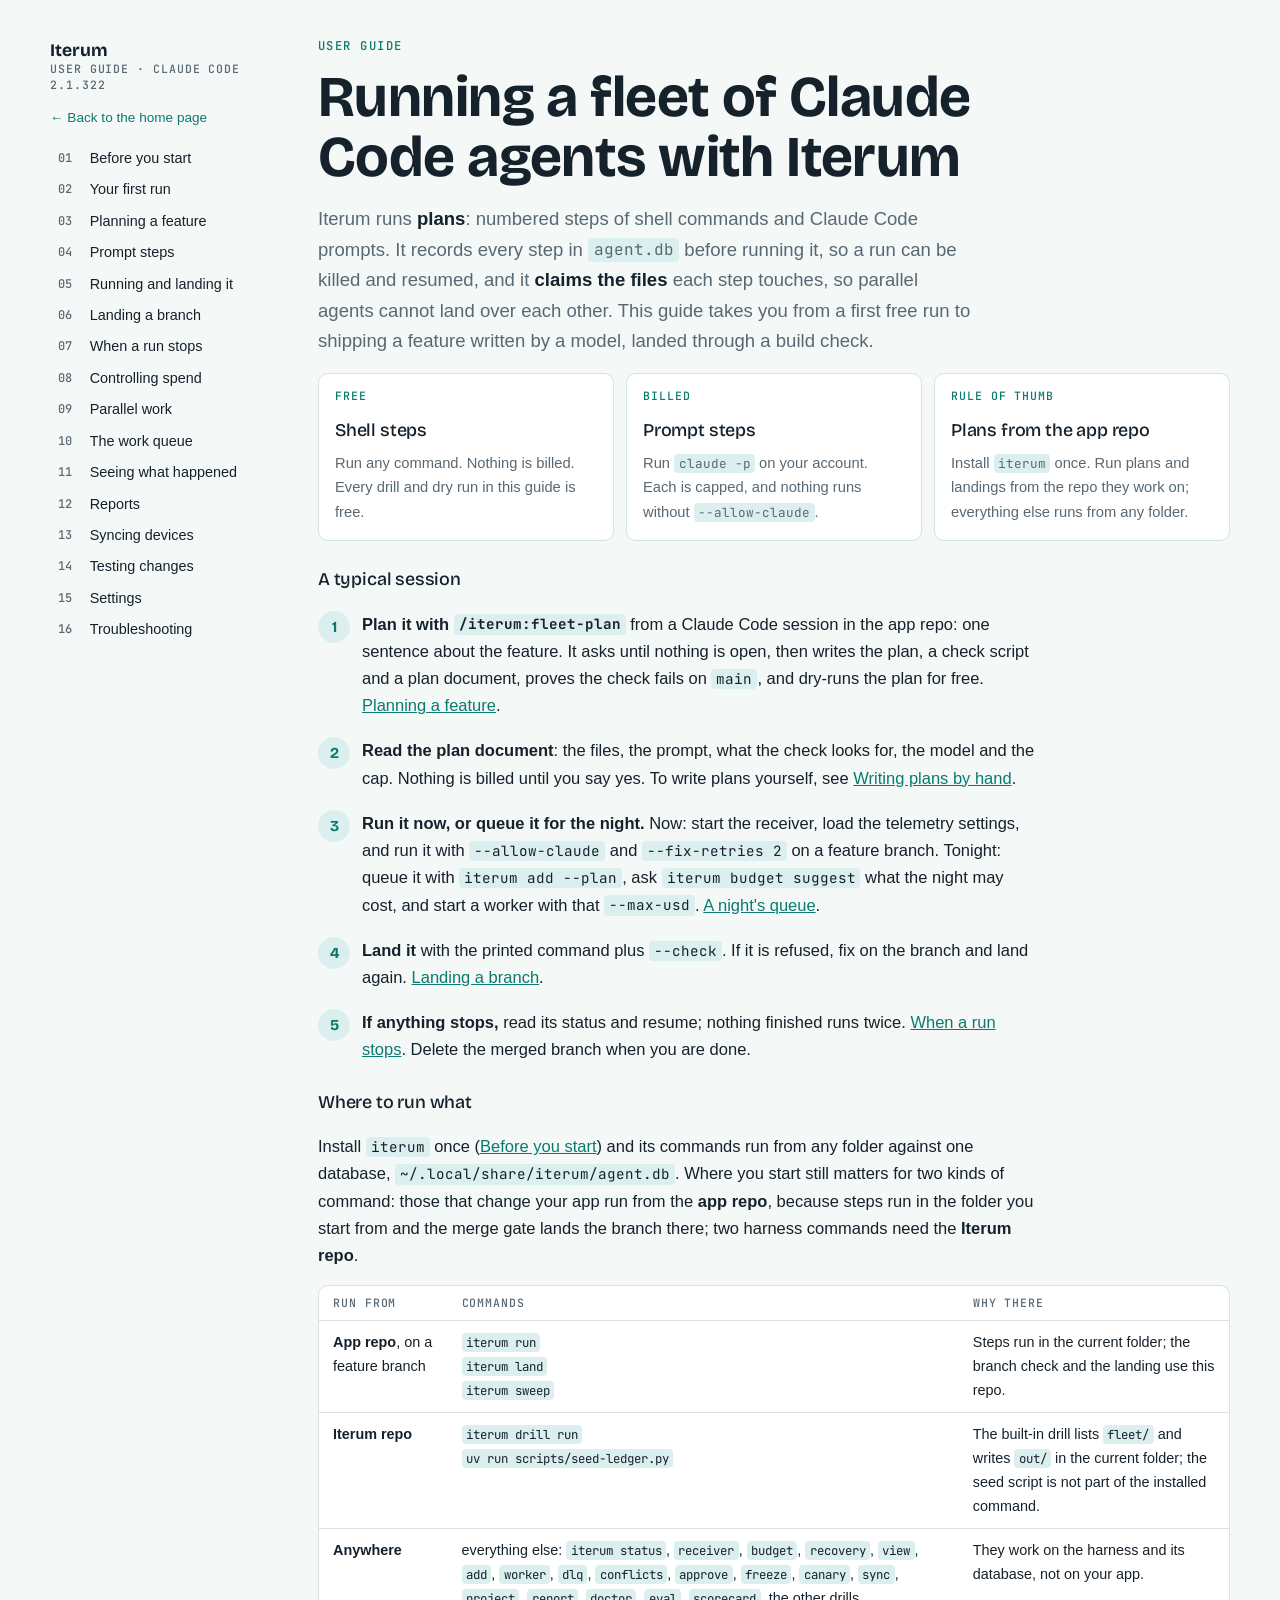
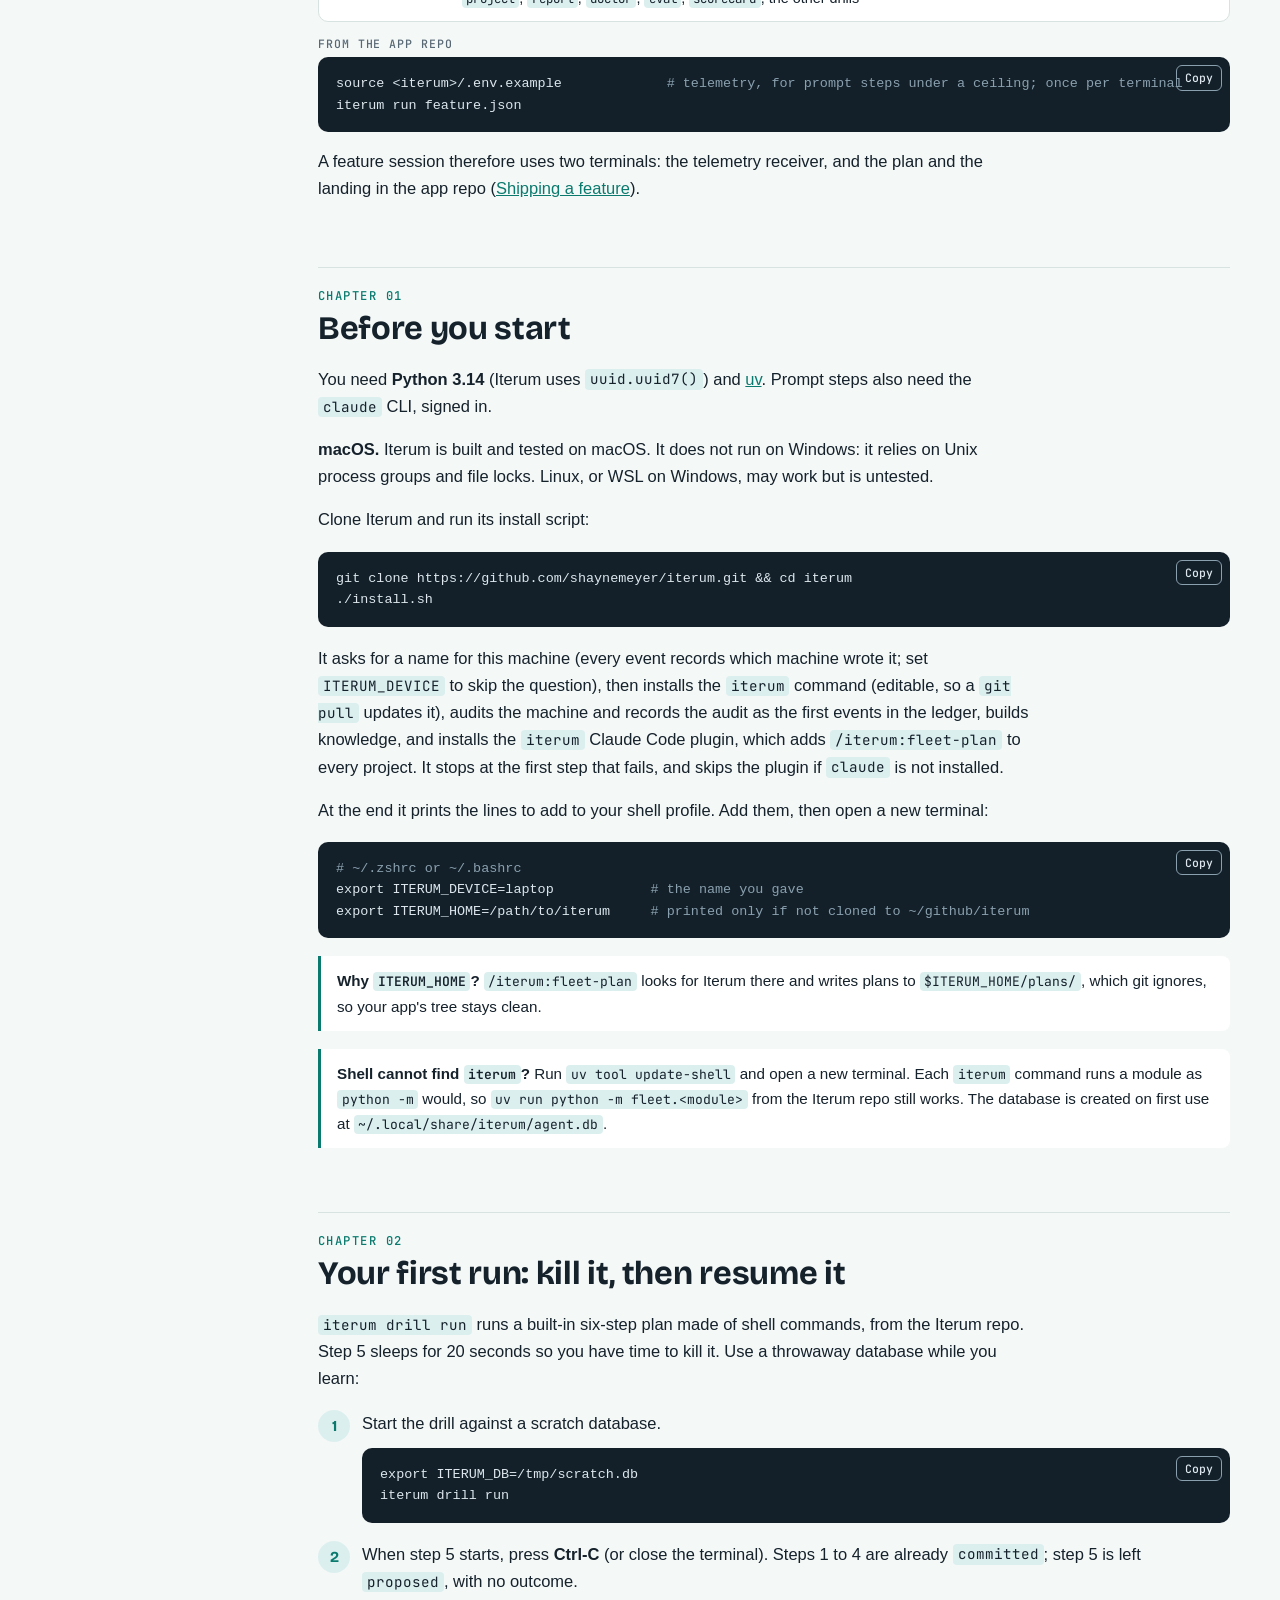
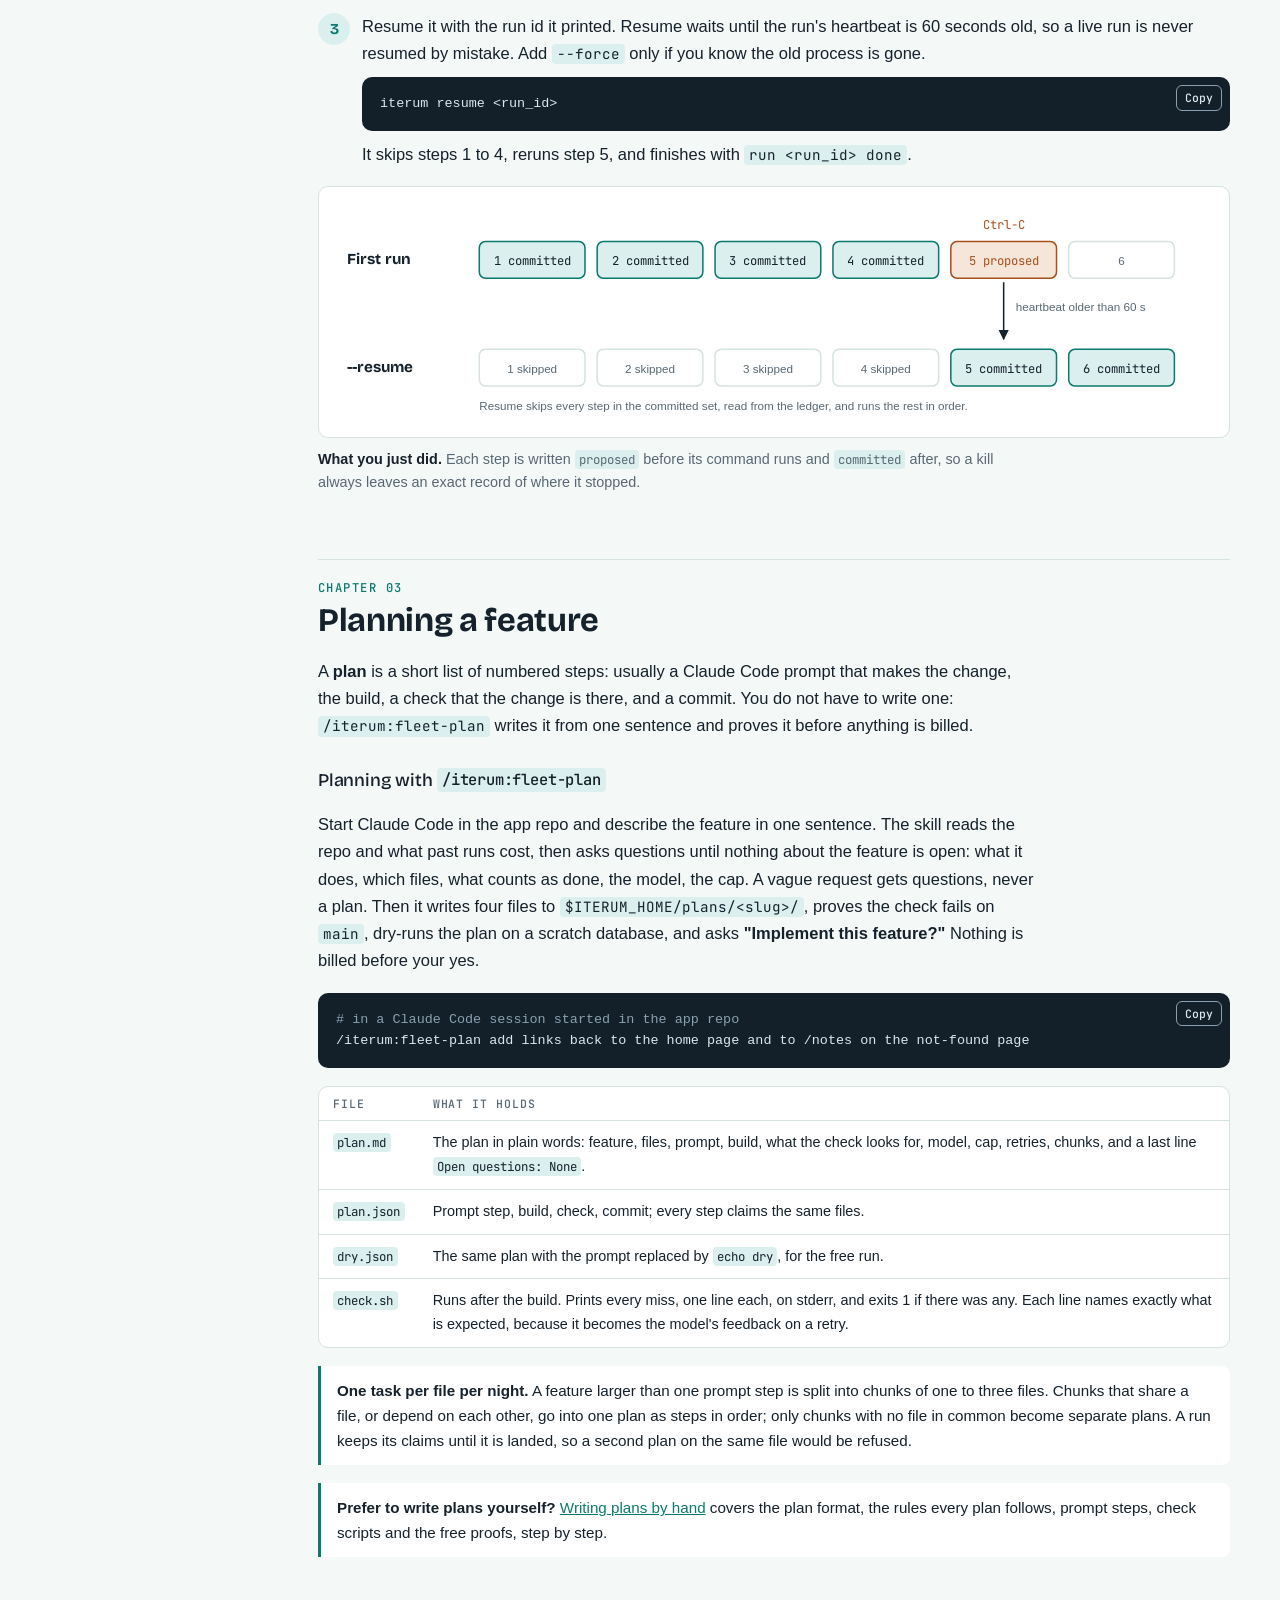
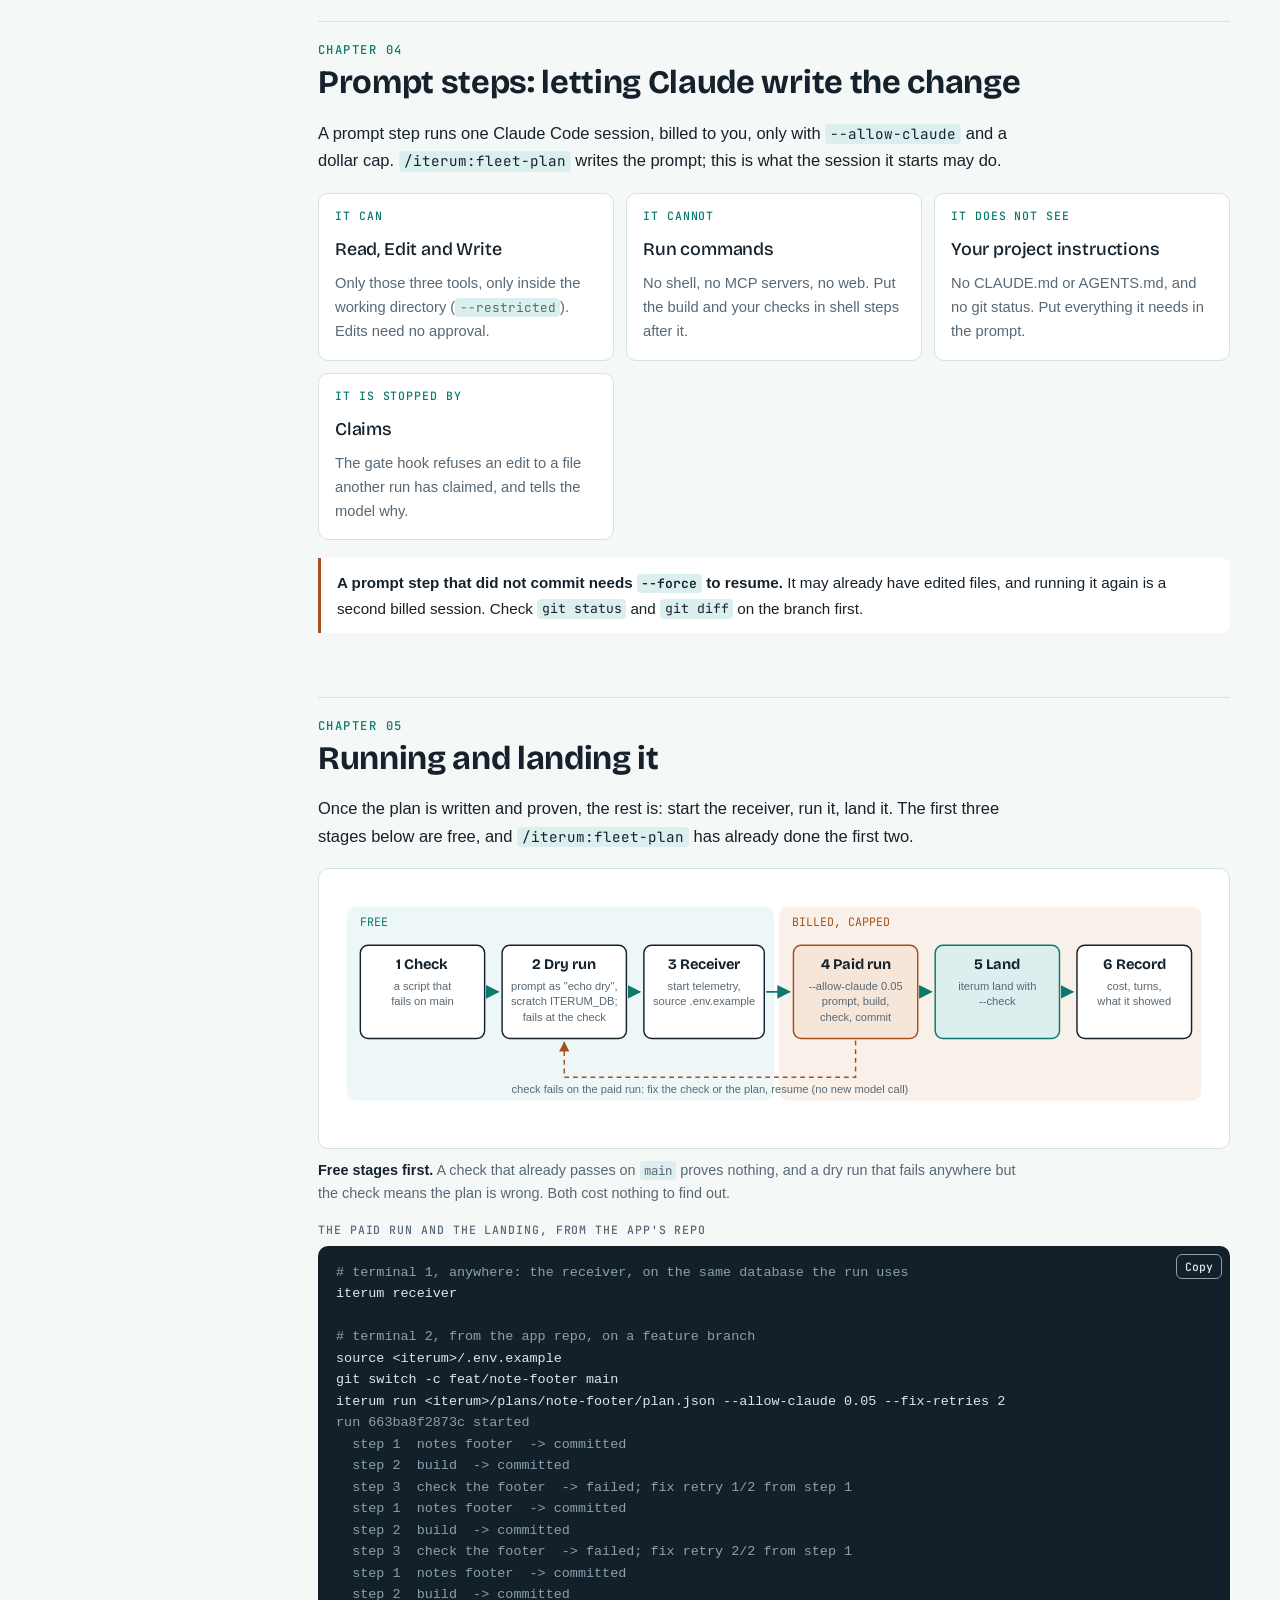
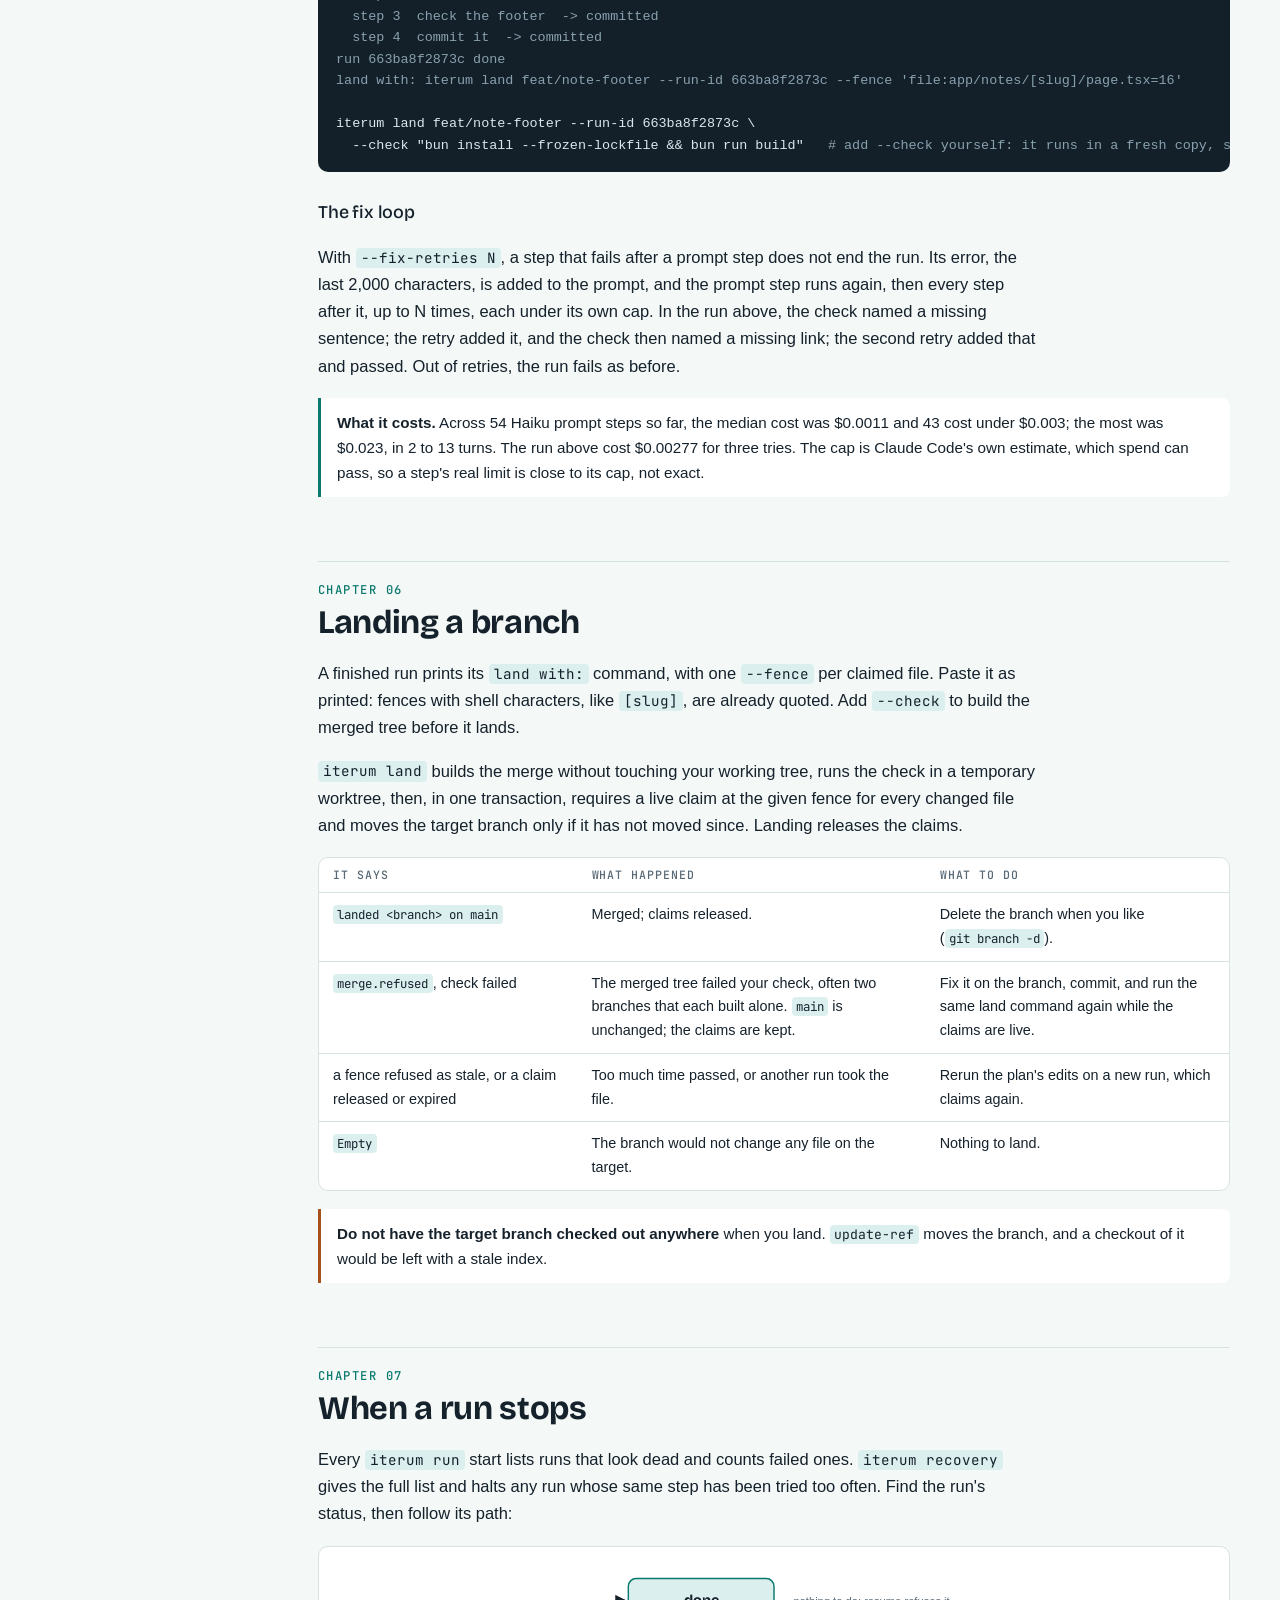
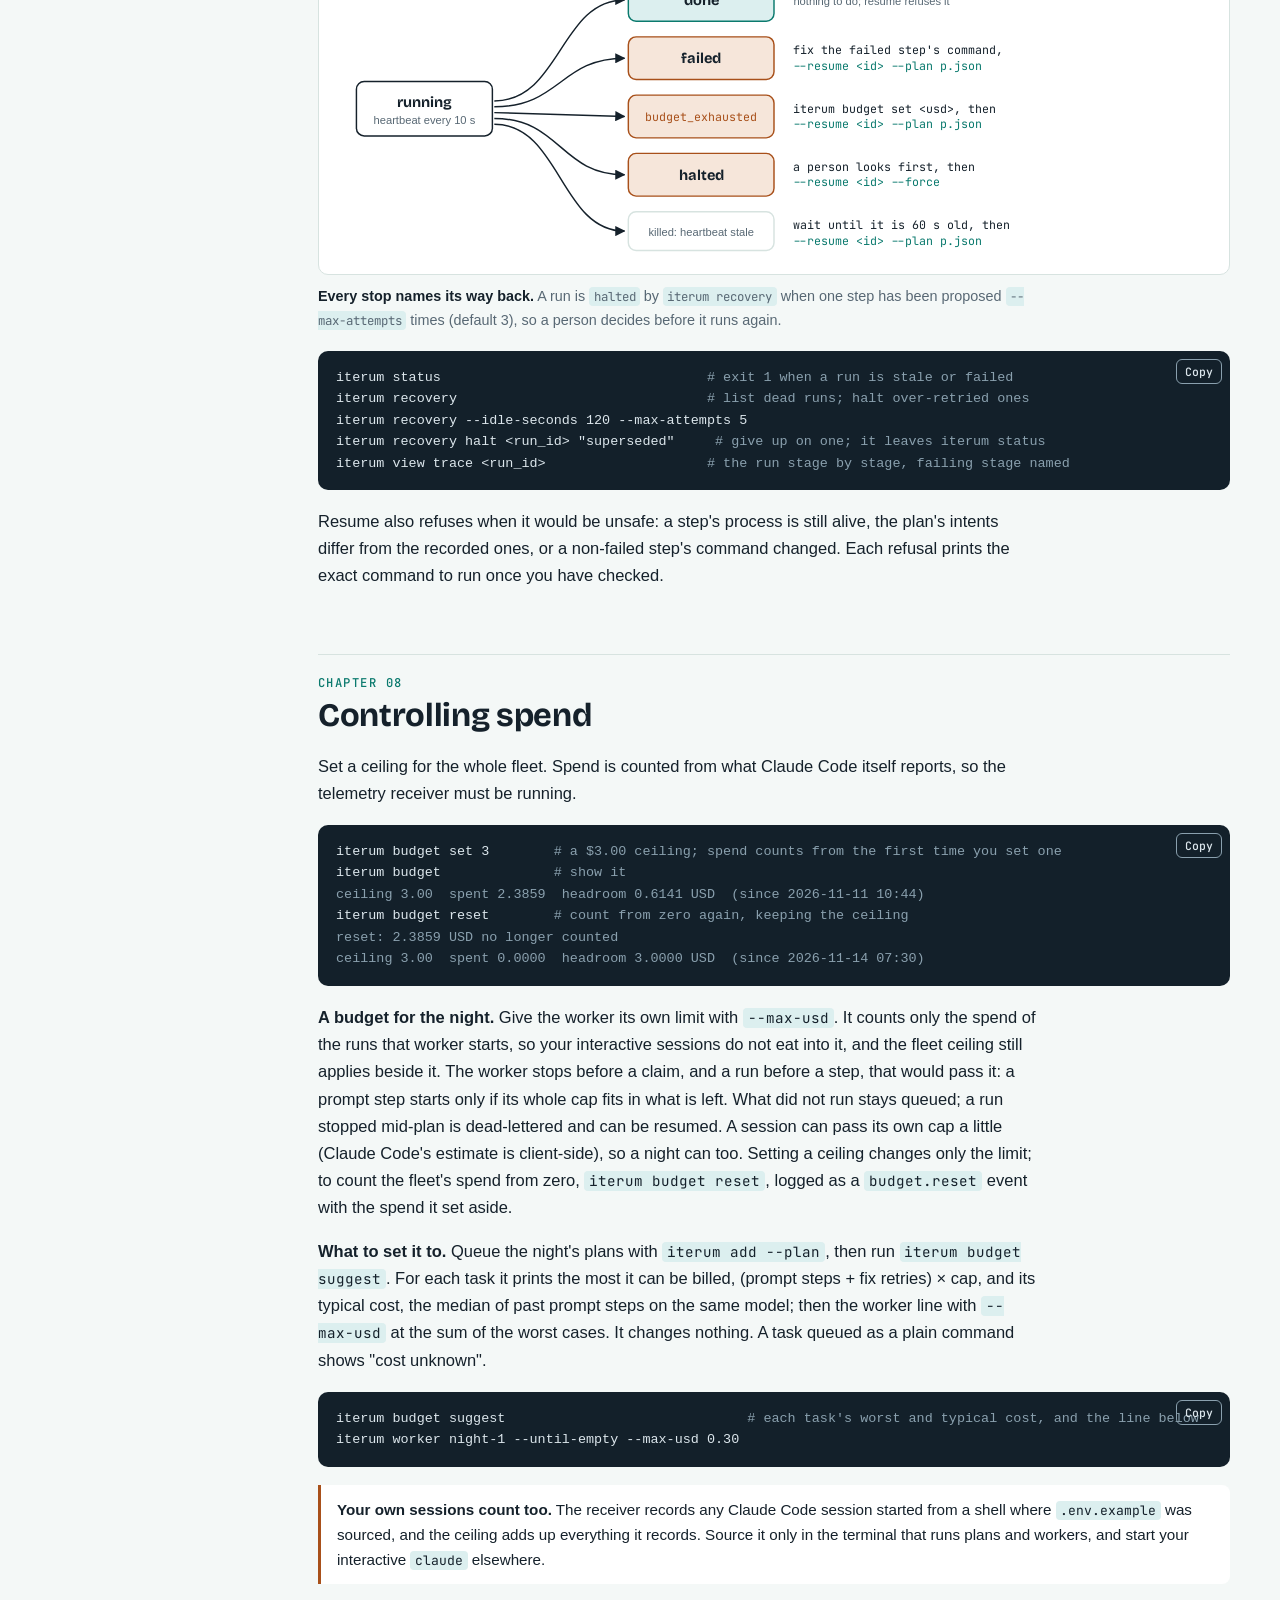
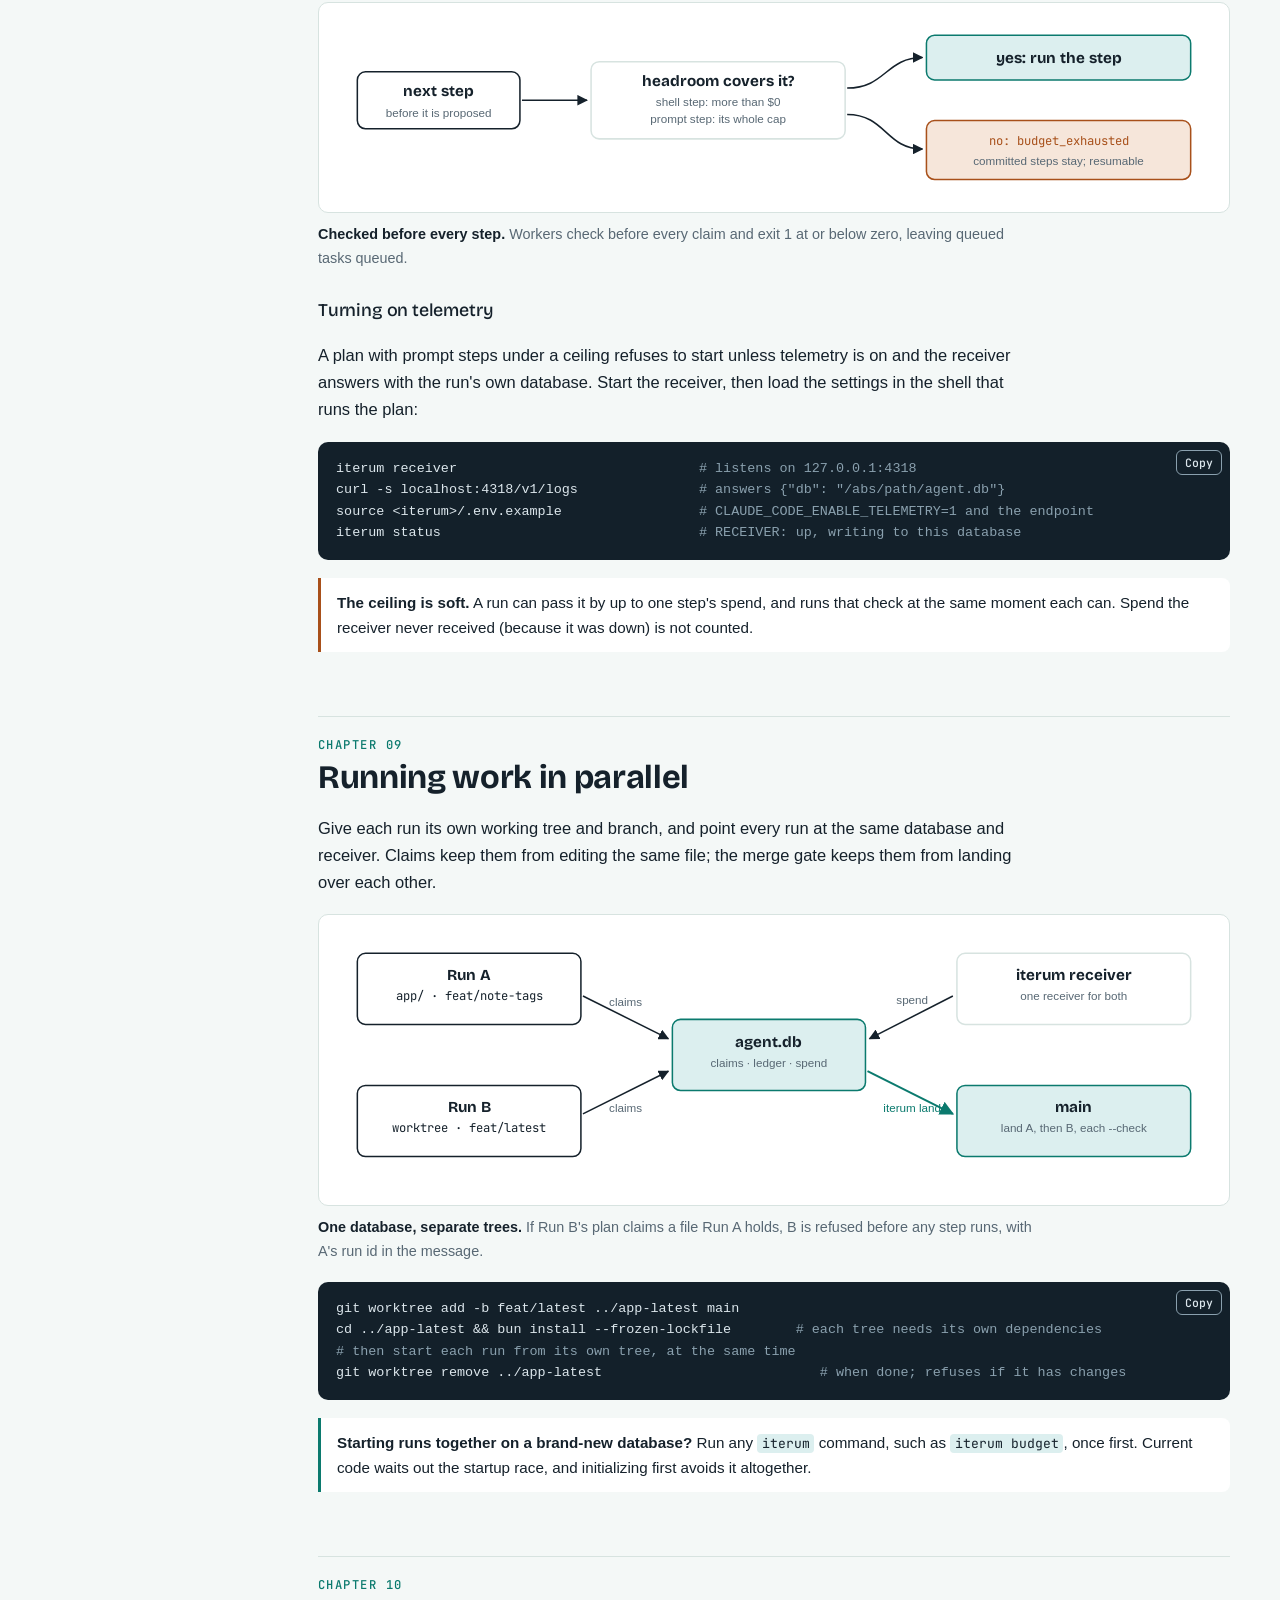
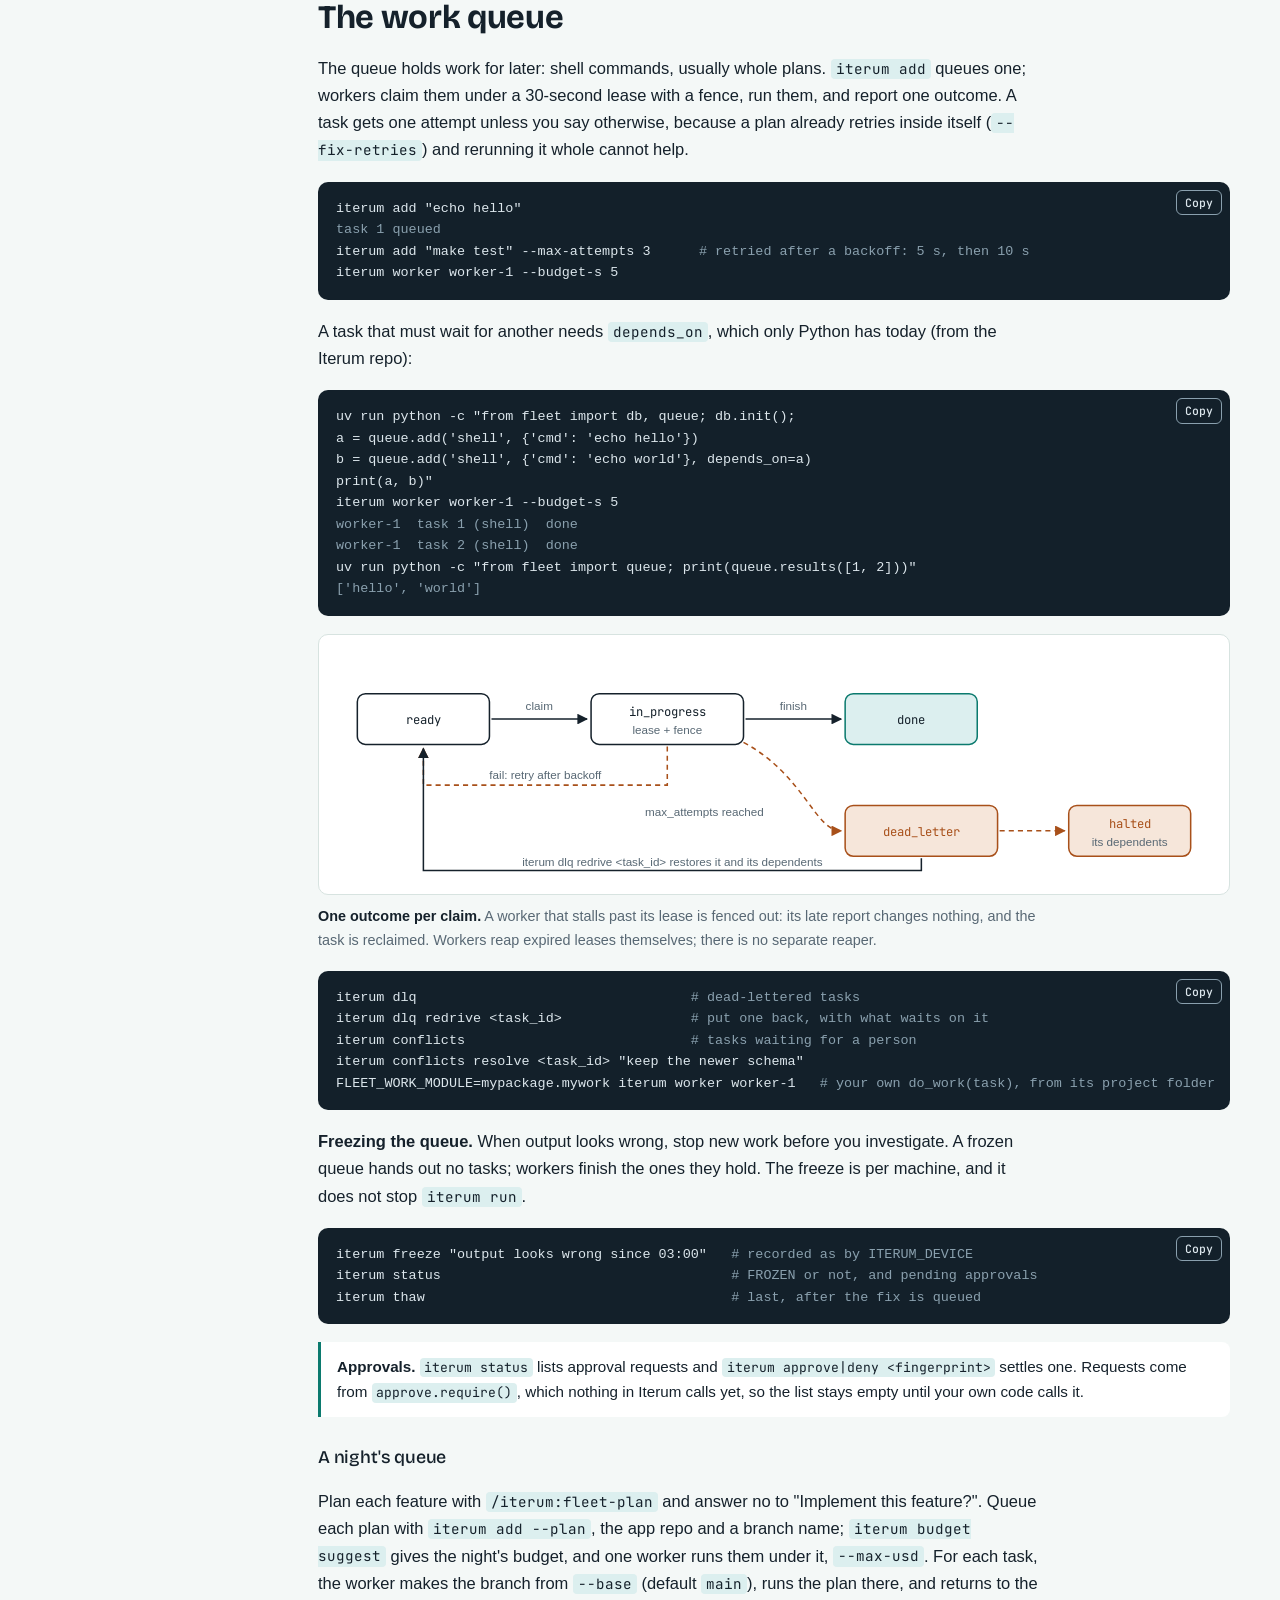
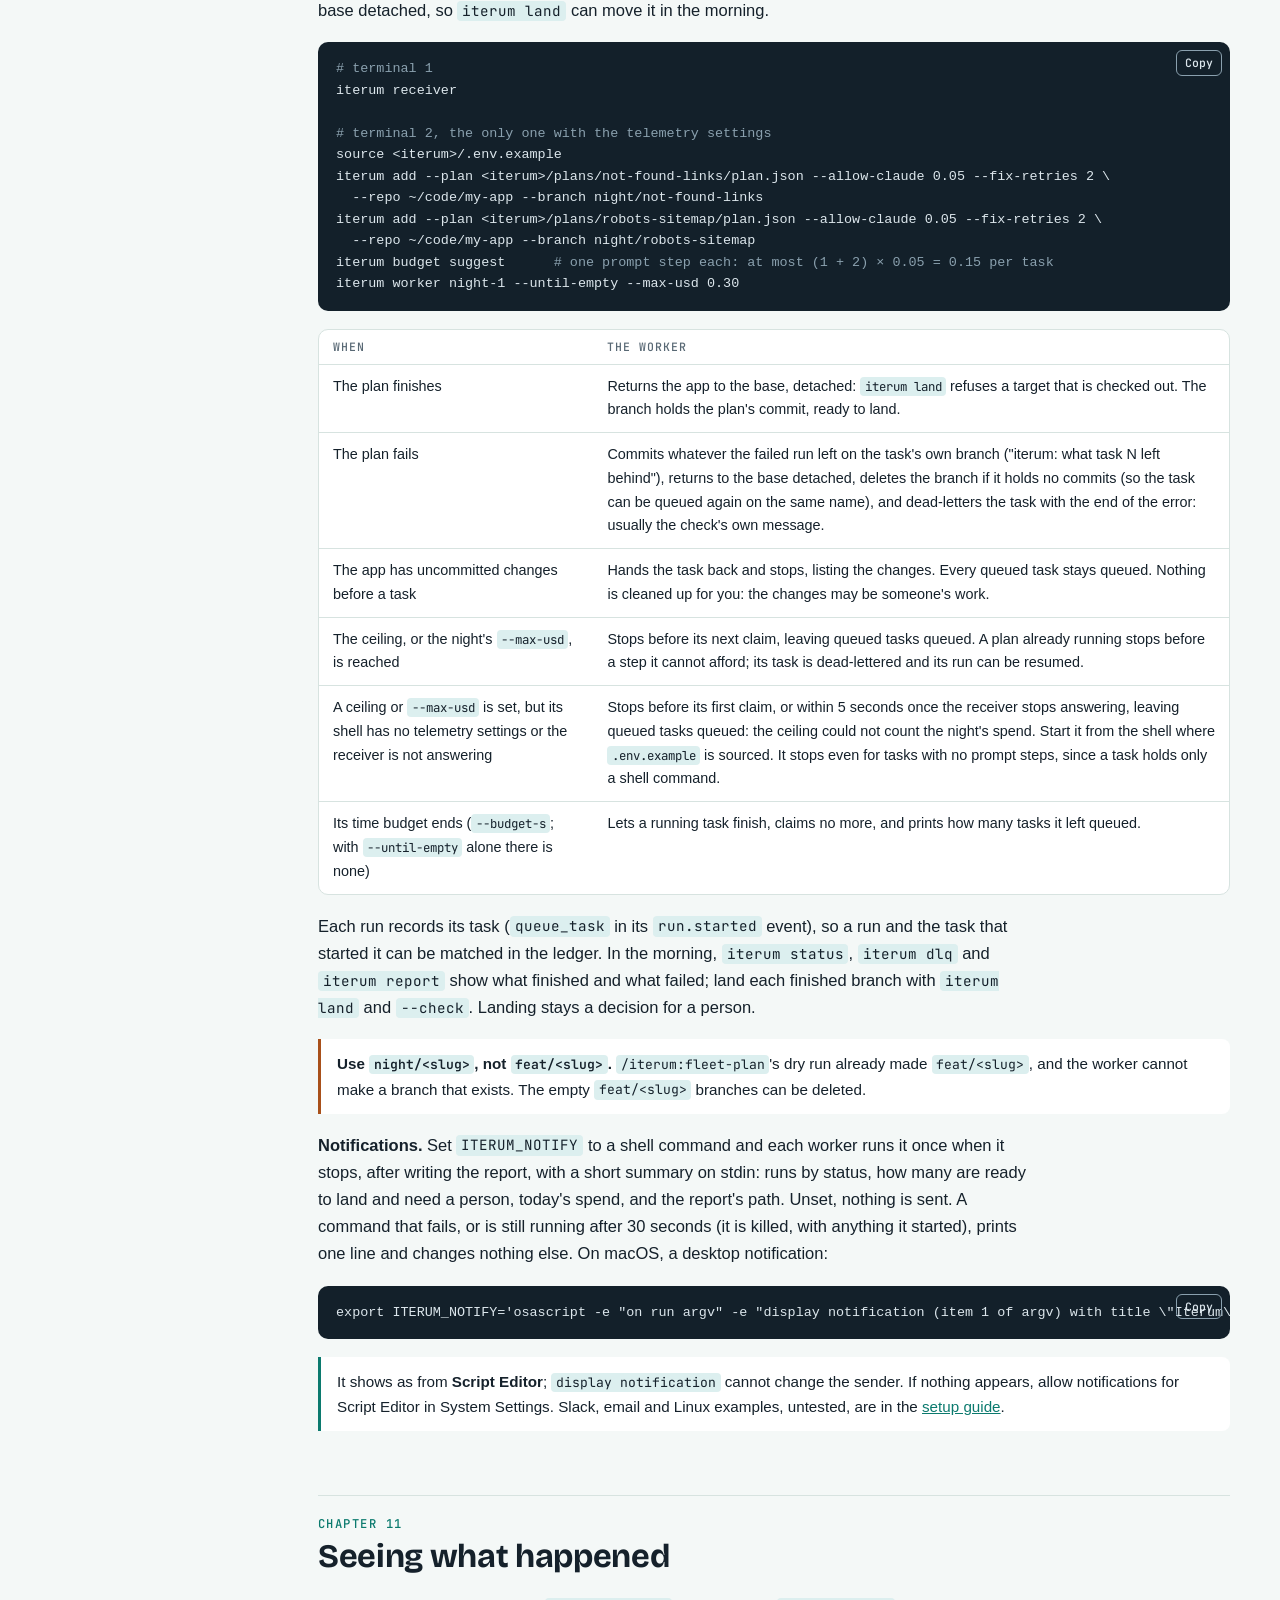
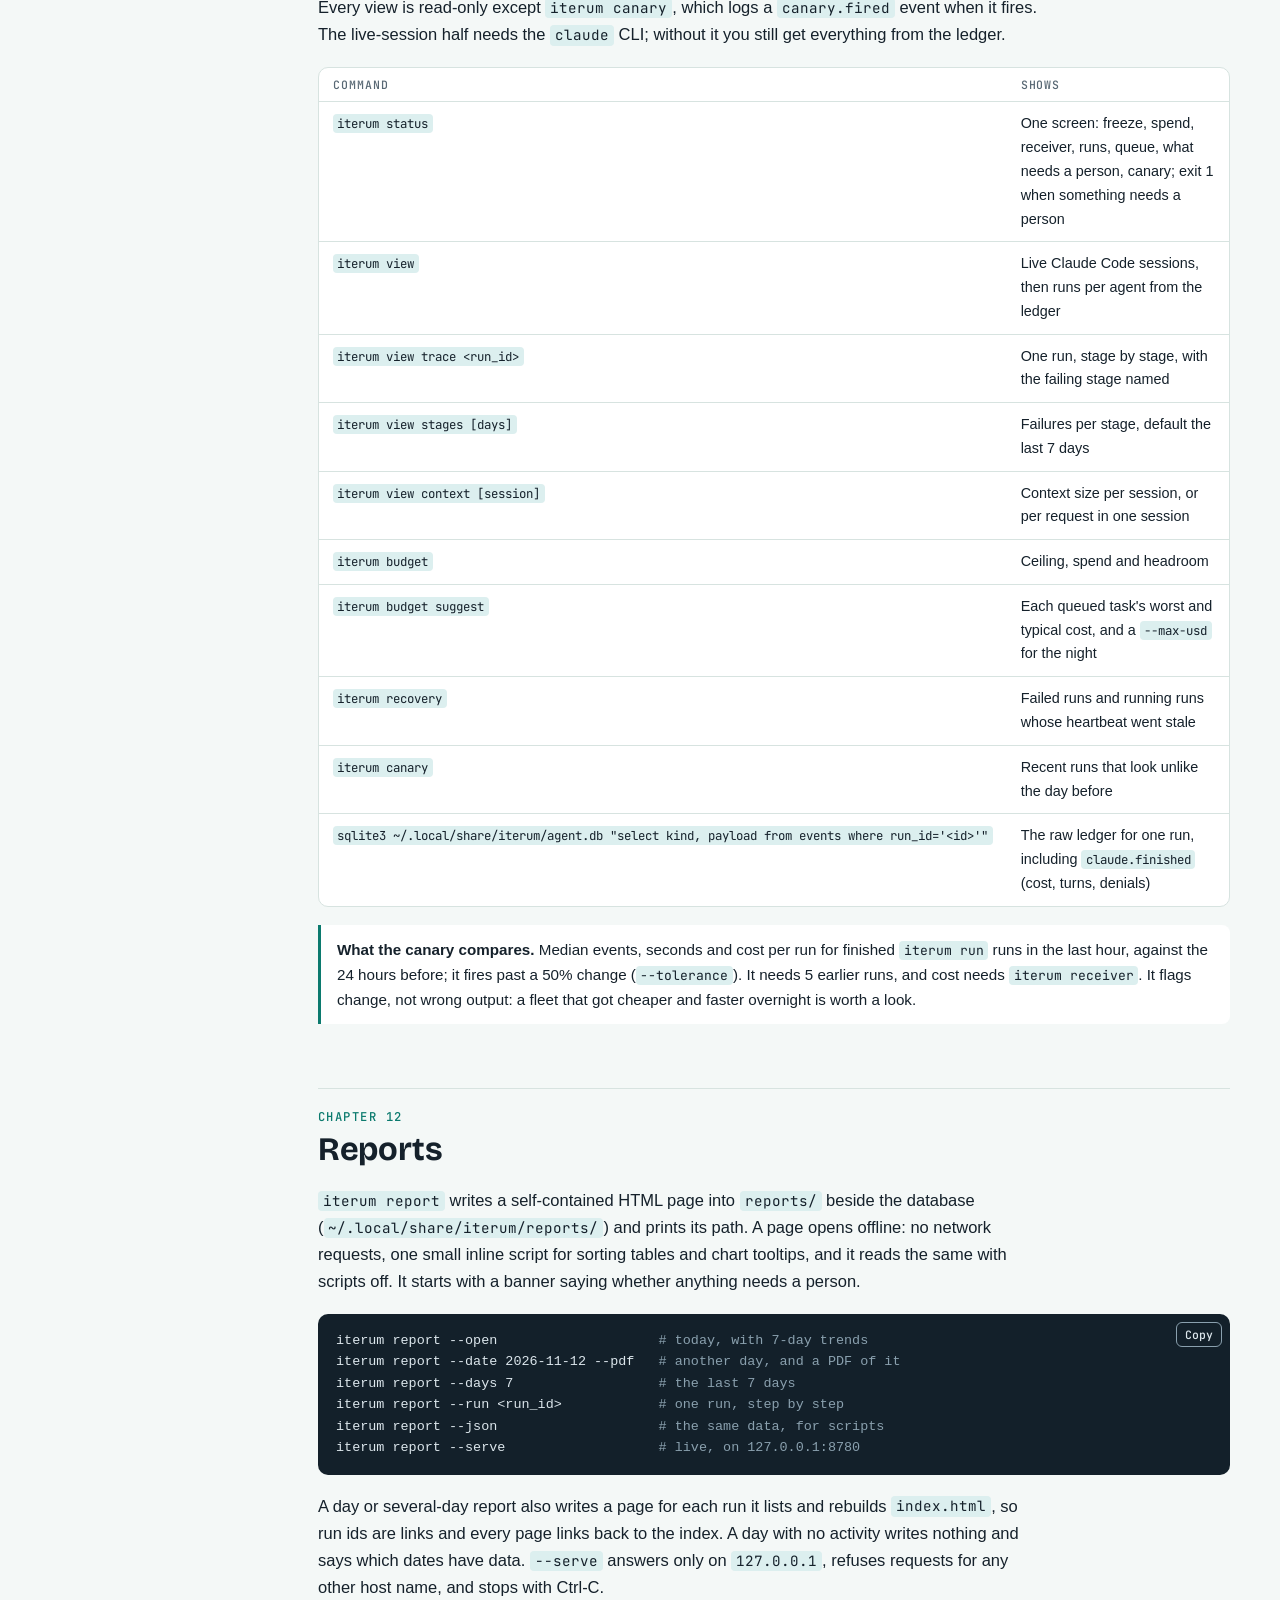
<file: guide.html>
<!doctype html>
<html lang="en">
<head>
<meta charset="utf-8">
<meta name="viewport" content="width=device-width, initial-scale=1">
<title>Iterum User Guide</title>
<meta name="description" content="How to run, resume, land and pay for Claude Code agent work with Iterum: plans, prompt steps, the merge gate, the spend ceiling, the work queue and sync.">
<meta property="og:title" content="Iterum User Guide">
<meta property="og:description" content="Run, resume, land and pay for Claude Code agent work with Iterum.">
<meta property="og:image" content="https://shaynemeyer.github.io/iterum/img/septa.png">
<link rel="icon" href="img/favicon.ico" sizes="32x32">
<link rel="icon" href="img/favicon.svg" type="image/svg+xml">
<link rel="apple-touch-icon" href="img/apple-touch-icon.png">
<link rel="preconnect" href="https://fonts.googleapis.com">
<link rel="preconnect" href="https://fonts.gstatic.com" crossorigin>
<link rel="stylesheet" href="https://fonts.googleapis.com/css2?family=Bricolage+Grotesque:opsz,wght@12..96,500;12..96,700;12..96,800&family=JetBrains+Mono:wght@400;700&display=swap">
<link rel="stylesheet" href="guide.css">
</head>
<body>

<div class="shell">

<nav class="rail" aria-label="Chapters">
  <a class="brand" href="./">Iterum<span>User guide · Claude Code 2.1.322</span></a>
  <a class="home" href="./">&larr; Back to the home page</a>
  <ol>
    <li><a href="#start">Before you start</a></li>
    <li><a href="#first-run">Your first run</a></li>
    <li><a href="#planning">Planning a feature</a></li>
    <li><a href="#prompts">Prompt steps</a></li>
    <li><a href="#workflow">Running and landing it</a></li>
    <li><a href="#landing">Landing a branch</a></li>
    <li><a href="#stopped">When a run stops</a></li>
    <li><a href="#spend">Controlling spend</a></li>
    <li><a href="#parallel">Parallel work</a></li>
    <li><a href="#queue">The work queue</a></li>
    <li><a href="#watch">Seeing what happened</a></li>
    <li><a href="#reports">Reports</a></li>
    <li><a href="#sync">Syncing devices</a></li>
    <li><a href="#testing">Testing changes</a></li>
    <li><a href="#settings">Settings</a></li>
    <li><a href="#trouble">Troubleshooting</a></li>
  </ol>
</nav>

<main>

<header class="stack">
  <div class="eyebrow">User guide</div>
  <h1>Running a fleet of Claude Code agents with Iterum</h1>
  <p class="lede">Iterum runs <strong>plans</strong>: numbered steps of shell commands and Claude Code prompts. It records every step in <code>agent.db</code> before running it, so a run can be killed and resumed, and it <strong>claims the files</strong> each step touches, so parallel agents cannot land over each other. This guide takes you from a first free run to shipping a feature written by a model, landed through a build check.</p>
  <div class="cards">
    <div class="card"><span class="k">Free</span><h3>Shell steps</h3><p>Run any command. Nothing is billed. Every drill and dry run in this guide is free.</p></div>
    <div class="card"><span class="k">Billed</span><h3>Prompt steps</h3><p>Run <code>claude -p</code> on your account. Each is capped, and nothing runs without <code>--allow-claude</code>.</p></div>
    <div class="card"><span class="k">Rule of thumb</span><h3>Plans from the app repo</h3><p>Install <code>iterum</code> once. Run plans and landings from the repo they work on; everything else runs from any folder.</p></div>
  </div>
  <div class="stack col">
    <h3>A typical session</h3>
    <ol class="steps">
      <li><div><p><b>Plan it with <code>/iterum:fleet-plan</code></b> from a Claude Code session in the app repo: one sentence about the feature. It asks until nothing is open, then writes the plan, a check script and a plan document, proves the check fails on <code>main</code>, and dry-runs the plan for free. <a href="#planning">Planning a feature</a>.</p></div></li>
      <li><div><p><b>Read the plan document</b>: the files, the prompt, what the check looks for, the model and the cap. Nothing is billed until you say yes. To write plans yourself, see <a href="manual.html">Writing plans by hand</a>.</p></div></li>
      <li><div><p><b>Run it now, or queue it for the night.</b> Now: start the receiver, load the telemetry settings, and run it with <code>--allow-claude</code> and <code>--fix-retries 2</code> on a feature branch. Tonight: queue it with <code>iterum add --plan</code>, ask <code>iterum budget suggest</code> what the night may cost, and start a worker with that <code>--max-usd</code>. <a href="#night">A night's queue</a>.</p></div></li>
      <li><div><p><b>Land it</b> with the printed command plus <code>--check</code>. If it is refused, fix on the branch and land again. <a href="#landing">Landing a branch</a>.</p></div></li>
      <li><div><p><b>If anything stops,</b> read its status and resume; nothing finished runs twice. <a href="#stopped">When a run stops</a>. Delete the merged branch when you are done.</p></div></li>
    </ol>
  </div>
  <div class="stack" id="where">
    <h3>Where to run what</h3>
    <p class="col">Install <code>iterum</code> once (<a href="#start">Before you start</a>) and its commands run from any folder against one database, <code>~/.local/share/iterum/agent.db</code>. Where you start still matters for two kinds of command: those that change your app run from the <b>app repo</b>, because steps run in the folder you start from and the merge gate lands the branch there; two harness commands need the <b>Iterum repo</b>.</p>
    <div class="tbl">
      <table>
        <thead><tr><th>Run from</th><th>Commands</th><th>Why there</th></tr></thead>
        <tbody>
          <tr><td><b>App repo</b>, on a feature branch</td><td><code>iterum run</code><br><code>iterum land</code><br><code>iterum sweep</code></td><td>Steps run in the current folder; the branch check and the landing use this repo.</td></tr>
          <tr><td><b>Iterum repo</b></td><td><code>iterum drill run</code><br><code>uv run scripts/seed-ledger.py</code></td><td>The built-in drill lists <code>fleet/</code> and writes <code>out/</code> in the current folder; the seed script is not part of the installed command.</td></tr>
          <tr><td><b>Anywhere</b></td><td>everything else: <code>iterum status</code>, <code>receiver</code>, <code>budget</code>, <code>recovery</code>, <code>view</code>, <code>add</code>, <code>worker</code>, <code>dlq</code>, <code>conflicts</code>, <code>approve</code>, <code>freeze</code>, <code>canary</code>, <code>sync</code>, <code>project</code>, <code>report</code>, <code>doctor</code>, <code>eval</code>, <code>scorecard</code>, the other drills</td><td>They work on the harness and its database, not on your app.</td></tr>
        </tbody>
      </table>
    </div>
    <div class="term-label">From the app repo</div>
    <div class="term"><button type="button">Copy</button><pre>source &lt;iterum&gt;/.env.example             <span class="c"># telemetry, for prompt steps under a ceiling; once per terminal</span>
iterum run feature.json</pre></div>
    <p class="col">A feature session therefore uses two terminals: the telemetry receiver, and the plan and the landing in the app repo (<a href="#workflow">Shipping a feature</a>).</p>
  </div>
</header>

<!-- 01 -->
<section class="chapter" id="start">
  <header><div class="eyebrow">Chapter 01</div><h2>Before you start</h2></header>
  <div class="col stack">
    <p>You need <b>Python 3.14</b> (Iterum uses <code>uuid.uuid7()</code>) and <a href="https://docs.astral.sh/uv/">uv</a>. Prompt steps also need the <code>claude</code> CLI, signed in.</p>
    <p><b>macOS.</b> Iterum is built and tested on macOS. It does not run on Windows: it relies on Unix process groups and file locks. Linux, or WSL on Windows, may work but is untested.</p>
    <p>Clone Iterum and run its install script:</p>
  </div>
  <div class="term"><button type="button">Copy</button><pre>git clone https://github.com/shaynemeyer/iterum.git &amp;&amp; cd iterum
./install.sh</pre></div>
  <div class="col stack">
    <p>It asks for a name for this machine (every event records which machine wrote it; set <code>ITERUM_DEVICE</code> to skip the question), then installs the <code>iterum</code> command (editable, so a <code>git pull</code> updates it), audits the machine and records the audit as the first events in the ledger, builds knowledge, and installs the <code>iterum</code> Claude Code plugin, which adds <code>/iterum:fleet-plan</code> to every project. It stops at the first step that fails, and skips the plugin if <code>claude</code> is not installed.</p>
    <p>At the end it prints the lines to add to your shell profile. Add them, then open a new terminal:</p>
  </div>
  <div class="term"><button type="button">Copy</button><pre><span class="c"># ~/.zshrc or ~/.bashrc</span>
export ITERUM_DEVICE=laptop            <span class="c"># the name you gave</span>
export ITERUM_HOME=/path/to/iterum     <span class="c"># printed only if not cloned to ~/github/iterum</span></pre></div>
  <div class="note"><b>Why <code>ITERUM_HOME</code>?</b> <code>/iterum:fleet-plan</code> looks for Iterum there and writes plans to <code>$ITERUM_HOME/plans/</code>, which git ignores, so your app's tree stays clean.</div>
  <div class="note"><b>Shell cannot find <code>iterum</code>?</b> Run <code>uv tool update-shell</code> and open a new terminal. Each <code>iterum</code> command runs a module as <code>python -m</code> would, so <code>uv run python -m fleet.&lt;module&gt;</code> from the Iterum repo still works. The database is created on first use at <code>~/.local/share/iterum/agent.db</code>.</div>
</section>

<!-- 02 -->
<section class="chapter" id="first-run">
  <header><div class="eyebrow">Chapter 02</div><h2>Your first run: kill it, then resume it</h2></header>
  <div class="col stack">
    <p><code>iterum drill run</code> runs a built-in six-step plan made of shell commands, from the Iterum repo. Step 5 sleeps for 20 seconds so you have time to kill it. Use a throwaway database while you learn:</p>
  </div>
  <ol class="steps">
    <li><div><p>Start the drill against a scratch database.</p>
      <div class="term"><button type="button">Copy</button><pre>export ITERUM_DB=/tmp/scratch.db
iterum drill run</pre></div></div></li>
    <li><div><p>When step 5 starts, press <b>Ctrl-C</b> (or close the terminal). Steps 1 to 4 are already <code>committed</code>; step 5 is left <code>proposed</code>, with no outcome.</p></div></li>
    <li><div><p>Resume it with the run id it printed. Resume waits until the run's heartbeat is 60 seconds old, so a live run is never resumed by mistake. Add <code>--force</code> only if you know the old process is gone.</p>
      <div class="term"><button type="button">Copy</button><pre>iterum resume &lt;run_id&gt;</pre></div>
      <p>It skips steps 1 to 4, reruns step 5, and finishes with <code>run &lt;run_id&gt; done</code>.</p></div></li>
  </ol>
  <figure>
    <div class="fig">
      <svg viewBox="0 0 860 210" role="img" aria-label="A run is killed during step 5. On resume, committed steps 1 to 4 are skipped and steps 5 and 6 run.">
        <defs><marker id="a1" viewBox="0 0 10 10" refX="9" refY="5" markerWidth="7" markerHeight="7" orient="auto"><path d="M0 0 L10 5 L0 10 z" class="hi"/></marker></defs>
        <text x="10" y="58" class="h">First run</text>
        <text x="10" y="164" class="h">--resume</text>
        <g>
          <rect x="140" y="36" width="104" height="36" rx="6" class="box-a"/><text x="192" y="59" text-anchor="middle" class="m">1 committed</text>
          <rect x="256" y="36" width="104" height="36" rx="6" class="box-a"/><text x="308" y="59" text-anchor="middle" class="m">2 committed</text>
          <rect x="372" y="36" width="104" height="36" rx="6" class="box-a"/><text x="424" y="59" text-anchor="middle" class="m">3 committed</text>
          <rect x="488" y="36" width="104" height="36" rx="6" class="box-a"/><text x="540" y="59" text-anchor="middle" class="m">4 committed</text>
          <rect x="604" y="36" width="104" height="36" rx="6" class="box-w"/><text x="656" y="59" text-anchor="middle" class="m wrn">5 proposed</text>
          <rect x="720" y="36" width="104" height="36" rx="6" class="box-l"/><text x="772" y="59" text-anchor="middle" class="s">6</text>
          <text x="656" y="24" text-anchor="middle" class="m wrn">Ctrl-C</text>
        </g>
        <line x1="656" y1="76" x2="656" y2="132" class="e" marker-end="url(#a1)"/>
        <text x="668" y="104" class="s">heartbeat older than 60 s</text>
        <g>
          <rect x="140" y="142" width="104" height="36" rx="6" class="box-l"/><text x="192" y="165" text-anchor="middle" class="s">1 skipped</text>
          <rect x="256" y="142" width="104" height="36" rx="6" class="box-l"/><text x="308" y="165" text-anchor="middle" class="s">2 skipped</text>
          <rect x="372" y="142" width="104" height="36" rx="6" class="box-l"/><text x="424" y="165" text-anchor="middle" class="s">3 skipped</text>
          <rect x="488" y="142" width="104" height="36" rx="6" class="box-l"/><text x="540" y="165" text-anchor="middle" class="s">4 skipped</text>
          <rect x="604" y="142" width="104" height="36" rx="6" class="box-a"/><text x="656" y="165" text-anchor="middle" class="m">5 committed</text>
          <rect x="720" y="142" width="104" height="36" rx="6" class="box-a"/><text x="772" y="165" text-anchor="middle" class="m">6 committed</text>
        </g>
        <text x="140" y="202" class="s">Resume skips every step in the committed set, read from the ledger, and runs the rest in order.</text>
      </svg>
    </div>
    <figcaption><b>What you just did.</b> Each step is written <code>proposed</code> before its command runs and <code>committed</code> after, so a kill always leaves an exact record of where it stopped.</figcaption>
  </figure>
</section>

<!-- 03 -->
<section class="chapter" id="planning">
  <header><div class="eyebrow">Chapter 03</div><h2>Planning a feature</h2></header>
  <div class="col stack">
    <p>A <b>plan</b> is a short list of numbered steps: usually a Claude Code prompt that makes the change, the build, a check that the change is there, and a commit. You do not have to write one: <code>/iterum:fleet-plan</code> writes it from one sentence and proves it before anything is billed.</p>
  </div>
  <div class="col stack">
    <h3>Planning with <code>/iterum:fleet-plan</code></h3>
    <p>Start Claude Code in the app repo and describe the feature in one sentence. The skill reads the repo and what past runs cost, then asks questions until nothing about the feature is open: what it does, which files, what counts as done, the model, the cap. A vague request gets questions, never a plan. Then it writes four files to <code>$ITERUM_HOME/plans/&lt;slug&gt;/</code>, proves the check fails on <code>main</code>, dry-runs the plan on a scratch database, and asks <b>"Implement this feature?"</b> Nothing is billed before your yes.</p>
  </div>
  <div class="term"><button type="button">Copy</button><pre><span class="c"># in a Claude Code session started in the app repo</span>
/iterum:fleet-plan add links back to the home page and to /notes on the not-found page</pre></div>
  <div class="tbl">
    <table>
      <thead><tr><th>File</th><th>What it holds</th></tr></thead>
      <tbody>
        <tr><td><code>plan.md</code></td><td>The plan in plain words: feature, files, prompt, build, what the check looks for, model, cap, retries, chunks, and a last line <code>Open questions: None</code>.</td></tr>
        <tr><td><code>plan.json</code></td><td>Prompt step, build, check, commit; every step claims the same files.</td></tr>
        <tr><td><code>dry.json</code></td><td>The same plan with the prompt replaced by <code>echo dry</code>, for the free run.</td></tr>
        <tr><td><code>check.sh</code></td><td>Runs after the build. Prints every miss, one line each, on stderr, and exits 1 if there was any. Each line names exactly what is expected, because it becomes the model's feedback on a retry.</td></tr>
      </tbody>
    </table>
  </div>
  <div class="note"><b>One task per file per night.</b> A feature larger than one prompt step is split into chunks of one to three files. Chunks that share a file, or depend on each other, go into one plan as steps in order; only chunks with no file in common become separate plans. A run keeps its claims until it is landed, so a second plan on the same file would be refused.</div>
  <div class="note" id="plans"><b>Prefer to write plans yourself?</b> <a href="manual.html">Writing plans by hand</a> covers the plan format, the rules every plan follows, prompt steps, check scripts and the free proofs, step by step.</div>
</section>

<!-- 04 -->
<section class="chapter" id="prompts">
  <header><div class="eyebrow">Chapter 04</div><h2>Prompt steps: letting Claude write the change</h2></header>
  <div class="col stack">
    <p>A prompt step runs one Claude Code session, billed to you, only with <code>--allow-claude</code> and a dollar cap. <code>/iterum:fleet-plan</code> writes the prompt; this is what the session it starts may do.</p>
  </div>
  <div class="cards">
    <div class="card"><span class="k">It can</span><h3>Read, Edit and Write</h3><p>Only those three tools, only inside the working directory (<code>--restricted</code>). Edits need no approval.</p></div>
    <div class="card"><span class="k">It cannot</span><h3>Run commands</h3><p>No shell, no MCP servers, no web. Put the build and your checks in shell steps after it.</p></div>
    <div class="card"><span class="k">It does not see</span><h3>Your project instructions</h3><p>No CLAUDE.md or AGENTS.md, and no git status. Put everything it needs in the prompt.</p></div>
    <div class="card"><span class="k">It is stopped by</span><h3>Claims</h3><p>The gate hook refuses an edit to a file another run has claimed, and tells the model why.</p></div>
  </div>
  <div class="note warn"><b>A prompt step that did not commit needs <code>--force</code> to resume.</b> It may already have edited files, and running it again is a second billed session. Check <code>git status</code> and <code>git diff</code> on the branch first.</div>
</section>

<!-- 05 -->
<section class="chapter" id="workflow">
  <header><div class="eyebrow">Chapter 05</div><h2>Running and landing it</h2></header>
  <div class="col stack">
    <p>Once the plan is written and proven, the rest is: start the receiver, run it, land it. The first three stages below are free, and <code>/iterum:fleet-plan</code> has already done the first two.</p>
  </div>
  <figure>
    <div class="fig">
      <svg viewBox="0 0 900 250" role="img" aria-label="Six stages: write a check that fails on main, dry-run the plan, start telemetry, run the paid plan, land with check, and record. The first three are free.">
        <defs>
          <marker id="w1" viewBox="0 0 10 10" refX="9" refY="5" markerWidth="7" markerHeight="7" orient="auto"><path d="M0 0 L10 5 L0 10 z" class="ha"/></marker>
          <marker id="w2" viewBox="0 0 10 10" refX="9" refY="5" markerWidth="7" markerHeight="7" orient="auto"><path d="M0 0 L10 5 L0 10 z" class="hw"/></marker>
        </defs>
        <rect x="10" y="20" width="440" height="200" rx="10" class="band"/>
        <text x="24" y="40" class="m acc">FREE</text>
        <rect x="455" y="20" width="435" height="200" rx="10" class="band-w"/>
        <text x="469" y="40" class="m wrn">BILLED, CAPPED</text>

        <rect x="24" y="60" width="128" height="96" rx="8" class="box"/>
        <text x="88" y="84" text-anchor="middle" class="h">1 Check</text>
        <text x="88" y="106" text-anchor="middle" class="s">a script that</text>
        <text x="88" y="122" text-anchor="middle" class="s">fails on main</text>

        <rect x="170" y="60" width="128" height="96" rx="8" class="box"/>
        <text x="234" y="84" text-anchor="middle" class="h">2 Dry run</text>
        <text x="234" y="106" text-anchor="middle" class="s">prompt as "echo dry",</text>
        <text x="234" y="122" text-anchor="middle" class="s">scratch ITERUM_DB;</text>
        <text x="234" y="138" text-anchor="middle" class="s">fails at the check</text>

        <rect x="316" y="60" width="124" height="96" rx="8" class="box"/>
        <text x="378" y="84" text-anchor="middle" class="h">3 Receiver</text>
        <text x="378" y="106" text-anchor="middle" class="s">start telemetry,</text>
        <text x="378" y="122" text-anchor="middle" class="s">source .env.example</text>

        <rect x="470" y="60" width="128" height="96" rx="8" class="box-w"/>
        <text x="534" y="84" text-anchor="middle" class="h">4 Paid run</text>
        <text x="534" y="106" text-anchor="middle" class="s">--allow-claude 0.05</text>
        <text x="534" y="122" text-anchor="middle" class="s">prompt, build,</text>
        <text x="534" y="138" text-anchor="middle" class="s">check, commit</text>

        <rect x="616" y="60" width="128" height="96" rx="8" class="box-a"/>
        <text x="680" y="84" text-anchor="middle" class="h">5 Land</text>
        <text x="680" y="106" text-anchor="middle" class="s">iterum land with</text>
        <text x="680" y="122" text-anchor="middle" class="s">--check</text>

        <rect x="762" y="60" width="118" height="96" rx="8" class="box"/>
        <text x="821" y="84" text-anchor="middle" class="h">6 Record</text>
        <text x="821" y="106" text-anchor="middle" class="s">cost, turns,</text>
        <text x="821" y="122" text-anchor="middle" class="s">what it showed</text>

        <line x1="154" y1="108" x2="166" y2="108" class="ea" marker-end="url(#w1)"/>
        <line x1="300" y1="108" x2="312" y2="108" class="ea" marker-end="url(#w1)"/>
        <line x1="442" y1="108" x2="466" y2="108" class="ea" marker-end="url(#w1)"/>
        <line x1="600" y1="108" x2="612" y2="108" class="ea" marker-end="url(#w1)"/>
        <line x1="746" y1="108" x2="758" y2="108" class="ea" marker-end="url(#w1)"/>

        <path d="M534 158 V196 H234 V160" class="ew" marker-end="url(#w2)"/>
        <text x="384" y="212" text-anchor="middle" class="s">check fails on the paid run: fix the check or the plan, resume (no new model call)</text>
      </svg>
    </div>
    <figcaption><b>Free stages first.</b> A check that already passes on <code>main</code> proves nothing, and a dry run that fails anywhere but the check means the plan is wrong. Both cost nothing to find out.</figcaption>
  </figure>
  <div class="term-label">The paid run and the landing, from the app's repo</div>
  <div class="term"><button type="button">Copy</button><pre><span class="c"># terminal 1, anywhere: the receiver, on the same database the run uses</span>
iterum receiver

<span class="c"># terminal 2, from the app repo, on a feature branch</span>
source &lt;iterum&gt;/.env.example
git switch -c feat/note-footer main
iterum run &lt;iterum&gt;/plans/note-footer/plan.json --allow-claude 0.05 --fix-retries 2
<span class="o">run 663ba8f2873c started
  step 1  notes footer  -&gt; committed
  step 2  build  -&gt; committed
  step 3  check the footer  -&gt; failed; fix retry 1/2 from step 1
  step 1  notes footer  -&gt; committed
  step 2  build  -&gt; committed
  step 3  check the footer  -&gt; failed; fix retry 2/2 from step 1
  step 1  notes footer  -&gt; committed
  step 2  build  -&gt; committed
  step 3  check the footer  -&gt; committed
  step 4  commit it  -&gt; committed
run 663ba8f2873c done
land with: iterum land feat/note-footer --run-id 663ba8f2873c --fence 'file:app/notes/[slug]/page.tsx=16'</span>

iterum land feat/note-footer --run-id 663ba8f2873c \
  --check "bun install --frozen-lockfile &amp;&amp; bun run build"   <span class="c"># add --check yourself: it runs in a fresh copy, so install first</span></pre></div>
  <div class="col stack">
    <h3>The fix loop</h3>
    <p>With <code>--fix-retries N</code>, a step that fails after a prompt step does not end the run. Its error, the last 2,000 characters, is added to the prompt, and the prompt step runs again, then every step after it, up to N times, each under its own cap. In the run above, the check named a missing sentence; the retry added it, and the check then named a missing link; the second retry added that and passed. Out of retries, the run fails as before.</p>
  </div>
  <div class="note"><b>What it costs.</b> Across 54 Haiku prompt steps so far, the median cost was $0.0011 and 43 cost under $0.003; the most was $0.023, in 2 to 13 turns. The run above cost $0.00277 for three tries. The cap is Claude Code's own estimate, which spend can pass, so a step's real limit is close to its cap, not exact.</div>
</section>

<!-- 06 -->
<section class="chapter" id="landing">
  <header><div class="eyebrow">Chapter 06</div><h2>Landing a branch</h2></header>
  <div class="col stack">
    <p>A finished run prints its <code>land with:</code> command, with one <code>--fence</code> per claimed file. Paste it as printed: fences with shell characters, like <code>[slug]</code>, are already quoted. Add <code>--check</code> to build the merged tree before it lands.</p>
    <p><code>iterum land</code> builds the merge without touching your working tree, runs the check in a temporary worktree, then, in one transaction, requires a live claim at the given fence for every changed file and moves the target branch only if it has not moved since. Landing releases the claims.</p>
  </div>
  <div class="tbl">
    <table>
      <thead><tr><th>It says</th><th>What happened</th><th>What to do</th></tr></thead>
      <tbody>
        <tr><td><code>landed &lt;branch&gt; on main</code></td><td>Merged; claims released.</td><td>Delete the branch when you like (<code>git branch -d</code>).</td></tr>
        <tr><td><code>merge.refused</code>, check failed</td><td>The merged tree failed your check, often two branches that each built alone. <code>main</code> is unchanged; the claims are kept.</td><td>Fix it on the branch, commit, and run the same land command again while the claims are live.</td></tr>
        <tr><td>a fence refused as stale, or a claim released or expired</td><td>Too much time passed, or another run took the file.</td><td>Rerun the plan's edits on a new run, which claims again.</td></tr>
        <tr><td><code>Empty</code></td><td>The branch would not change any file on the target.</td><td>Nothing to land.</td></tr>
      </tbody>
    </table>
  </div>
  <div class="note warn"><b>Do not have the target branch checked out anywhere</b> when you land. <code>update-ref</code> moves the branch, and a checkout of it would be left with a stale index.</div>
</section>

<!-- 07 -->
<section class="chapter" id="stopped">
  <header><div class="eyebrow">Chapter 07</div><h2>When a run stops</h2></header>
  <div class="col stack">
    <p>Every <code>iterum run</code> start lists runs that look dead and counts failed ones. <code>iterum recovery</code> gives the full list and halts any run whose same step has been tried too often. Find the run's status, then follow its path:</p>
  </div>
  <figure>
    <div class="fig">
      <svg viewBox="0 0 900 300" role="img" aria-label="A running run ends as done, failed, budget_exhausted, or halted, or dies with a stale heartbeat. Each non-done state names the command that continues it.">
        <defs><marker id="t1" viewBox="0 0 10 10" refX="9" refY="5" markerWidth="7" markerHeight="7" orient="auto"><path d="M0 0 L10 5 L0 10 z" class="hi"/></marker></defs>
        <rect x="20" y="120" width="140" height="56" rx="8" class="box"/>
        <text x="90" y="146" text-anchor="middle" class="h">running</text>
        <text x="90" y="164" text-anchor="middle" class="s">heartbeat every 10 s</text>

        <rect x="300" y="14" width="150" height="44" rx="8" class="box-a"/><text x="375" y="41" text-anchor="middle" class="h">done</text>
        <rect x="300" y="74" width="150" height="44" rx="8" class="box-w"/><text x="375" y="101" text-anchor="middle" class="h">failed</text>
        <rect x="300" y="134" width="150" height="44" rx="8" class="box-w"/><text x="375" y="161" text-anchor="middle" class="m wrn">budget_exhausted</text>
        <rect x="300" y="194" width="150" height="44" rx="8" class="box-w"/><text x="375" y="221" text-anchor="middle" class="h">halted</text>
        <rect x="300" y="254" width="150" height="40" rx="8" class="box-l"/><text x="375" y="279" text-anchor="middle" class="s">killed: heartbeat stale</text>

        <path d="M162 140 C230 140 230 36 296 36" class="e" marker-end="url(#t1)"/>
        <path d="M162 146 C230 146 230 96 296 96" class="e" marker-end="url(#t1)"/>
        <line x1="162" y1="152" x2="296" y2="156" class="e" marker-end="url(#t1)"/>
        <path d="M162 158 C230 158 230 216 296 216" class="e" marker-end="url(#t1)"/>
        <path d="M162 164 C230 164 230 274 296 274" class="e" marker-end="url(#t1)"/>

        <text x="470" y="41" class="s">nothing to do; resume refuses it</text>
        <text x="470" y="92" class="m">fix the failed step's command,</text>
        <text x="470" y="108" class="m acc">--resume &lt;id&gt; --plan p.json</text>
        <text x="470" y="152" class="m">iterum budget set &lt;usd&gt;, then</text>
        <text x="470" y="168" class="m acc">--resume &lt;id&gt; --plan p.json</text>
        <text x="470" y="212" class="m">a person looks first, then</text>
        <text x="470" y="228" class="m acc">--resume &lt;id&gt; --force</text>
        <text x="470" y="272" class="m">wait until it is 60 s old, then</text>
        <text x="470" y="288" class="m acc">--resume &lt;id&gt; --plan p.json</text>
      </svg>
    </div>
    <figcaption><b>Every stop names its way back.</b> A run is <code>halted</code> by <code>iterum recovery</code> when one step has been proposed <code>--max-attempts</code> times (default 3), so a person decides before it runs again.</figcaption>
  </figure>
  <div class="term"><button type="button">Copy</button><pre>iterum status                                 <span class="c"># exit 1 when a run is stale or failed</span>
iterum recovery                               <span class="c"># list dead runs; halt over-retried ones</span>
iterum recovery --idle-seconds 120 --max-attempts 5
iterum recovery halt &lt;run_id&gt; "superseded"     <span class="c"># give up on one; it leaves iterum status</span>
iterum view trace &lt;run_id&gt;                    <span class="c"># the run stage by stage, failing stage named</span></pre></div>
  <div class="col stack">
    <p>Resume also refuses when it would be unsafe: a step's process is still alive, the plan's intents differ from the recorded ones, or a non-failed step's command changed. Each refusal prints the exact command to run once you have checked.</p>
  </div>
</section>

<!-- 08 -->
<section class="chapter" id="spend">
  <header><div class="eyebrow">Chapter 08</div><h2>Controlling spend</h2></header>
  <div class="col stack">
    <p>Set a ceiling for the whole fleet. Spend is counted from what Claude Code itself reports, so the telemetry receiver must be running.</p>
  </div>
  <div class="term"><button type="button">Copy</button><pre>iterum budget set 3        <span class="c"># a $3.00 ceiling; spend counts from the first time you set one</span>
iterum budget              <span class="c"># show it</span>
<span class="o">ceiling 3.00  spent 2.3859  headroom 0.6141 USD  (since 2026-11-11 10:44)</span>
iterum budget reset        <span class="c"># count from zero again, keeping the ceiling</span>
<span class="o">reset: 2.3859 USD no longer counted
ceiling 3.00  spent 0.0000  headroom 3.0000 USD  (since 2026-11-14 07:30)</span></pre></div>
  <div class="col stack">
    <p><b>A budget for the night.</b> Give the worker its own limit with <code>--max-usd</code>. It counts only the spend of the runs that worker starts, so your interactive sessions do not eat into it, and the fleet ceiling still applies beside it. The worker stops before a claim, and a run before a step, that would pass it: a prompt step starts only if its whole cap fits in what is left. What did not run stays queued; a run stopped mid-plan is dead-lettered and can be resumed. A session can pass its own cap a little (Claude Code's estimate is client-side), so a night can too. Setting a ceiling changes only the limit; to count the fleet's spend from zero, <code>iterum budget reset</code>, logged as a <code>budget.reset</code> event with the spend it set aside.</p>
    <p><b>What to set it to.</b> Queue the night's plans with <code>iterum add --plan</code>, then run <code>iterum budget suggest</code>. For each task it prints the most it can be billed, (prompt steps + fix retries) &times; cap, and its typical cost, the median of past prompt steps on the same model; then the worker line with <code>--max-usd</code> at the sum of the worst cases. It changes nothing. A task queued as a plain command shows "cost unknown".</p>
  </div>
  <div class="term"><button type="button">Copy</button><pre>iterum budget suggest                              <span class="c"># each task's worst and typical cost, and the line below</span>
iterum worker night-1 --until-empty --max-usd 0.30</pre></div>
  <div class="note warn"><b>Your own sessions count too.</b> The receiver records any Claude Code session started from a shell where <code>.env.example</code> was sourced, and the ceiling adds up everything it records. Source it only in the terminal that runs plans and workers, and start your interactive <code>claude</code> elsewhere.</div>
  <figure>
    <div class="fig">
      <svg viewBox="0 0 860 170" role="img" aria-label="Before each step, iterum run compares headroom with what the step needs; it runs the step or stops the run as budget_exhausted.">
        <defs><marker id="g1" viewBox="0 0 10 10" refX="9" refY="5" markerWidth="7" markerHeight="7" orient="auto"><path d="M0 0 L10 5 L0 10 z" class="hi"/></marker></defs>
        <rect x="20" y="50" width="160" height="56" rx="8" class="box"/>
        <text x="100" y="74" text-anchor="middle" class="h">next step</text>
        <text x="100" y="94" text-anchor="middle" class="s">before it is proposed</text>
        <rect x="250" y="40" width="250" height="76" rx="8" class="box-l"/>
        <text x="375" y="64" text-anchor="middle" class="h">headroom covers it?</text>
        <text x="375" y="84" text-anchor="middle" class="s">shell step: more than $0</text>
        <text x="375" y="100" text-anchor="middle" class="s">prompt step: its whole cap</text>
        <rect x="580" y="14" width="260" height="44" rx="8" class="box-a"/><text x="710" y="41" text-anchor="middle" class="h">yes: run the step</text>
        <rect x="580" y="98" width="260" height="58" rx="8" class="box-w"/>
        <text x="710" y="122" text-anchor="middle" class="m wrn">no: budget_exhausted</text>
        <text x="710" y="142" text-anchor="middle" class="s">committed steps stay; resumable</text>
        <line x1="182" y1="78" x2="246" y2="78" class="e" marker-end="url(#g1)"/>
        <path d="M502 66 C540 66 540 36 576 36" class="e" marker-end="url(#g1)"/>
        <path d="M502 92 C540 92 540 126 576 126" class="e" marker-end="url(#g1)"/>
      </svg>
    </div>
    <figcaption><b>Checked before every step.</b> Workers check before every claim and exit 1 at or below zero, leaving queued tasks queued.</figcaption>
  </figure>
  <div class="col stack">
    <h3>Turning on telemetry</h3>
    <p>A plan with prompt steps under a ceiling refuses to start unless telemetry is on and the receiver answers with the run's own database. Start the receiver, then load the settings in the shell that runs the plan:</p>
  </div>
  <div class="term"><button type="button">Copy</button><pre>iterum receiver                              <span class="c"># listens on 127.0.0.1:4318</span>
curl -s localhost:4318/v1/logs               <span class="c"># answers {"db": "/abs/path/agent.db"}</span>
source &lt;iterum&gt;/.env.example                 <span class="c"># CLAUDE_CODE_ENABLE_TELEMETRY=1 and the endpoint</span>
iterum status                                <span class="c"># RECEIVER: up, writing to this database</span></pre></div>
  <div class="note warn"><b>The ceiling is soft.</b> A run can pass it by up to one step's spend, and runs that check at the same moment each can. Spend the receiver never received (because it was down) is not counted.</div>
</section>

<!-- 09 -->
<section class="chapter" id="parallel">
  <header><div class="eyebrow">Chapter 09</div><h2>Running work in parallel</h2></header>
  <div class="col stack">
    <p>Give each run its own working tree and branch, and point every run at the same database and receiver. Claims keep them from editing the same file; the merge gate keeps them from landing over each other.</p>
  </div>
  <figure>
    <div class="fig">
      <svg viewBox="0 0 860 250" role="img" aria-label="Two runs in two working trees on separate branches share one agent.db and one telemetry receiver, then land one after the other.">
        <defs><marker id="p1" viewBox="0 0 10 10" refX="9" refY="5" markerWidth="7" markerHeight="7" orient="auto"><path d="M0 0 L10 5 L0 10 z" class="hi"/></marker>
        <marker id="p2" viewBox="0 0 10 10" refX="9" refY="5" markerWidth="7" markerHeight="7" orient="auto"><path d="M0 0 L10 5 L0 10 z" class="ha"/></marker></defs>
        <rect x="20" y="20" width="220" height="70" rx="8" class="box"/>
        <text x="130" y="46" text-anchor="middle" class="h">Run A</text>
        <text x="130" y="66" text-anchor="middle" class="m">app/ · feat/note-tags</text>
        <rect x="20" y="150" width="220" height="70" rx="8" class="box"/>
        <text x="130" y="176" text-anchor="middle" class="h">Run B</text>
        <text x="130" y="196" text-anchor="middle" class="m">worktree · feat/latest</text>

        <rect x="330" y="85" width="190" height="70" rx="8" class="box-a"/>
        <text x="425" y="112" text-anchor="middle" class="h">agent.db</text>
        <text x="425" y="132" text-anchor="middle" class="s">claims · ledger · spend</text>

        <rect x="610" y="20" width="230" height="70" rx="8" class="box-l"/>
        <text x="725" y="46" text-anchor="middle" class="h">iterum receiver</text>
        <text x="725" y="66" text-anchor="middle" class="s">one receiver for both</text>
        <rect x="610" y="150" width="230" height="70" rx="8" class="box-a"/>
        <text x="725" y="176" text-anchor="middle" class="h">main</text>
        <text x="725" y="196" text-anchor="middle" class="s">land A, then B, each --check</text>

        <line x1="242" y1="62" x2="326" y2="104" class="e" marker-end="url(#p1)"/>
        <line x1="242" y1="178" x2="326" y2="136" class="e" marker-end="url(#p1)"/>
        <text x="284" y="72" text-anchor="middle" class="s">claims</text>
        <text x="284" y="176" text-anchor="middle" class="s">claims</text>
        <line x1="606" y1="62" x2="524" y2="104" class="e" marker-end="url(#p1)"/>
        <text x="566" y="70" text-anchor="middle" class="s">spend</text>
        <line x1="522" y1="136" x2="606" y2="178" class="ea" marker-end="url(#p2)"/>
        <text x="566" y="176" text-anchor="middle" class="s acc">iterum land</text>
      </svg>
    </div>
    <figcaption><b>One database, separate trees.</b> If Run B's plan claims a file Run A holds, B is refused before any step runs, with A's run id in the message.</figcaption>
  </figure>
  <div class="term"><button type="button">Copy</button><pre>git worktree add -b feat/latest ../app-latest main
cd ../app-latest &amp;&amp; bun install --frozen-lockfile        <span class="c"># each tree needs its own dependencies</span>
<span class="c"># then start each run from its own tree, at the same time</span>
git worktree remove ../app-latest                           <span class="c"># when done; refuses if it has changes</span></pre></div>
  <div class="note"><b>Starting runs together on a brand-new database?</b> Run any <code>iterum</code> command, such as <code>iterum budget</code>, once first. Current code waits out the startup race, and initializing first avoids it altogether.</div>
</section>

<!-- 10 -->
<section class="chapter" id="queue">
  <header><div class="eyebrow">Chapter 10</div><h2>The work queue</h2></header>
  <div class="col stack">
    <p>The queue holds work for later: shell commands, usually whole plans. <code>iterum add</code> queues one; workers claim them under a 30-second lease with a fence, run them, and report one outcome. A task gets one attempt unless you say otherwise, because a plan already retries inside itself (<code>--fix-retries</code>) and rerunning it whole cannot help.</p>
  </div>
  <div class="term"><button type="button">Copy</button><pre>iterum add "echo hello"
<span class="o">task 1 queued</span>
iterum add "make test" --max-attempts 3      <span class="c"># retried after a backoff: 5 s, then 10 s</span>
iterum worker worker-1 --budget-s 5</pre></div>
  <div class="col stack">
    <p>A task that must wait for another needs <code>depends_on</code>, which only Python has today (from the Iterum repo):</p>
  </div>
  <div class="term"><button type="button">Copy</button><pre>uv run python -c "from fleet import db, queue; db.init();
a = queue.add('shell', {'cmd': 'echo hello'})
b = queue.add('shell', {'cmd': 'echo world'}, depends_on=a)
print(a, b)"
iterum worker worker-1 --budget-s 5
<span class="o">worker-1  task 1 (shell)  done
worker-1  task 2 (shell)  done</span>
uv run python -c "from fleet import queue; print(queue.results([1, 2]))"
<span class="o">['hello', 'world']</span></pre></div>
  <figure>
    <div class="fig">
      <svg viewBox="0 0 860 220" role="img" aria-label="A task moves from ready to in_progress to done. A failure retries after a backoff until max_attempts, then the task is dead-lettered and every task waiting on it is halted; redrive puts them back.">
        <defs><marker id="q1" viewBox="0 0 10 10" refX="9" refY="5" markerWidth="7" markerHeight="7" orient="auto"><path d="M0 0 L10 5 L0 10 z" class="hi"/></marker>
        <marker id="q2" viewBox="0 0 10 10" refX="9" refY="5" markerWidth="7" markerHeight="7" orient="auto"><path d="M0 0 L10 5 L0 10 z" class="hw"/></marker></defs>
        <rect x="20" y="40" width="130" height="50" rx="8" class="box"/><text x="85" y="70" text-anchor="middle" class="m">ready</text>
        <rect x="250" y="40" width="150" height="50" rx="8" class="box"/><text x="325" y="62" text-anchor="middle" class="m">in_progress</text><text x="325" y="80" text-anchor="middle" class="s">lease + fence</text>
        <rect x="500" y="40" width="130" height="50" rx="8" class="box-a"/><text x="565" y="70" text-anchor="middle" class="m">done</text>
        <rect x="500" y="150" width="150" height="50" rx="8" class="box-w"/><text x="575" y="180" text-anchor="middle" class="m wrn">dead_letter</text>
        <rect x="720" y="150" width="120" height="50" rx="8" class="box-w"/><text x="780" y="172" text-anchor="middle" class="m wrn">halted</text><text x="780" y="190" text-anchor="middle" class="s">its dependents</text>

        <line x1="152" y1="65" x2="246" y2="65" class="e" marker-end="url(#q1)"/><text x="199" y="56" text-anchor="middle" class="s">claim</text>
        <line x1="402" y1="65" x2="496" y2="65" class="e" marker-end="url(#q1)"/><text x="449" y="56" text-anchor="middle" class="s">finish</text>
        <path d="M325 92 V130 H85 V94" class="ew" marker-end="url(#q2)"/><text x="205" y="124" text-anchor="middle" class="s">fail: retry after backoff</text>
        <path d="M400 88 C460 120 470 175 496 175" class="ew" marker-end="url(#q2)"/><text x="420" y="160" text-anchor="end" class="s">max_attempts reached</text>
        <line x1="652" y1="175" x2="716" y2="175" class="ew" marker-end="url(#q2)"/>
        <path d="M575 202 V214 H85 V94" class="e" marker-end="url(#q1)"/><text x="330" y="210" text-anchor="middle" class="s">iterum dlq redrive &lt;task_id&gt; restores it and its dependents</text>
      </svg>
    </div>
    <figcaption><b>One outcome per claim.</b> A worker that stalls past its lease is fenced out: its late report changes nothing, and the task is reclaimed. Workers reap expired leases themselves; there is no separate reaper.</figcaption>
  </figure>
  <div class="term"><button type="button">Copy</button><pre>iterum dlq                                  <span class="c"># dead-lettered tasks</span>
iterum dlq redrive &lt;task_id&gt;                <span class="c"># put one back, with what waits on it</span>
iterum conflicts                            <span class="c"># tasks waiting for a person</span>
iterum conflicts resolve &lt;task_id&gt; "keep the newer schema"
FLEET_WORK_MODULE=mypackage.mywork iterum worker worker-1   <span class="c"># your own do_work(task), from its project folder</span></pre></div>
  <div class="col stack"><p><b>Freezing the queue.</b> When output looks wrong, stop new work before you investigate. A frozen queue hands out no tasks; workers finish the ones they hold. The freeze is per machine, and it does not stop <code>iterum run</code>.</p></div>
  <div class="term"><button type="button">Copy</button><pre>iterum freeze "output looks wrong since 03:00"   <span class="c"># recorded as by ITERUM_DEVICE</span>
iterum status                                    <span class="c"># FROZEN or not, and pending approvals</span>
iterum thaw                                      <span class="c"># last, after the fix is queued</span></pre></div>
  <div class="note"><b>Approvals.</b> <code>iterum status</code> lists approval requests and <code>iterum approve|deny &lt;fingerprint&gt;</code> settles one. Requests come from <code>approve.require()</code>, which nothing in Iterum calls yet, so the list stays empty until your own code calls it.</div>
  <div class="col stack" id="night">
    <h3>A night's queue</h3>
    <p>Plan each feature with <code>/iterum:fleet-plan</code> and answer no to "Implement this feature?". Queue each plan with <code>iterum add --plan</code>, the app repo and a branch name; <code>iterum budget suggest</code> gives the night's budget, and one worker runs them under it, <code>--max-usd</code>. For each task, the worker makes the branch from <code>--base</code> (default <code>main</code>), runs the plan there, and returns to the base detached, so <code>iterum land</code> can move it in the morning.</p>
  </div>
  <div class="term"><button type="button">Copy</button><pre><span class="c"># terminal 1</span>
iterum receiver

<span class="c"># terminal 2, the only one with the telemetry settings</span>
source &lt;iterum&gt;/.env.example
iterum add --plan &lt;iterum&gt;/plans/not-found-links/plan.json --allow-claude 0.05 --fix-retries 2 \
  --repo ~/code/my-app --branch night/not-found-links
iterum add --plan &lt;iterum&gt;/plans/robots-sitemap/plan.json --allow-claude 0.05 --fix-retries 2 \
  --repo ~/code/my-app --branch night/robots-sitemap
iterum budget suggest      <span class="c"># one prompt step each: at most (1 + 2) &times; 0.05 = 0.15 per task</span>
iterum worker night-1 --until-empty --max-usd 0.30</pre></div>
  <div class="tbl">
    <table>
      <thead><tr><th>When</th><th>The worker</th></tr></thead>
      <tbody>
        <tr><td>The plan finishes</td><td>Returns the app to the base, detached: <code>iterum land</code> refuses a target that is checked out. The branch holds the plan's commit, ready to land.</td></tr>
        <tr><td>The plan fails</td><td>Commits whatever the failed run left on the task's own branch ("iterum: what task N left behind"), returns to the base detached, deletes the branch if it holds no commits (so the task can be queued again on the same name), and dead-letters the task with the end of the error: usually the check's own message.</td></tr>
        <tr><td>The app has uncommitted changes before a task</td><td>Hands the task back and stops, listing the changes. Every queued task stays queued. Nothing is cleaned up for you: the changes may be someone's work.</td></tr>
        <tr><td>The ceiling, or the night's <code>--max-usd</code>, is reached</td><td>Stops before its next claim, leaving queued tasks queued. A plan already running stops before a step it cannot afford; its task is dead-lettered and its run can be resumed.</td></tr>
        <tr><td>A ceiling or <code>--max-usd</code> is set, but its shell has no telemetry settings or the receiver is not answering</td><td>Stops before its first claim, or within 5 seconds once the receiver stops answering, leaving queued tasks queued: the ceiling could not count the night's spend. Start it from the shell where <code>.env.example</code> is sourced. It stops even for tasks with no prompt steps, since a task holds only a shell command.</td></tr>
        <tr><td>Its time budget ends (<code>--budget-s</code>; with <code>--until-empty</code> alone there is none)</td><td>Lets a running task finish, claims no more, and prints how many tasks it left queued.</td></tr>
      </tbody>
    </table>
  </div>
  <div class="col stack">
    <p>Each run records its task (<code>queue_task</code> in its <code>run.started</code> event), so a run and the task that started it can be matched in the ledger. In the morning, <code>iterum status</code>, <code>iterum dlq</code> and <code>iterum report</code> show what finished and what failed; land each finished branch with <code>iterum land</code> and <code>--check</code>. Landing stays a decision for a person.</p>
  </div>
  <div class="note warn"><b>Use <code>night/&lt;slug&gt;</code>, not <code>feat/&lt;slug&gt;</code>.</b> <code>/iterum:fleet-plan</code>'s dry run already made <code>feat/&lt;slug&gt;</code>, and the worker cannot make a branch that exists. The empty <code>feat/&lt;slug&gt;</code> branches can be deleted.</div>
  <div class="col stack" id="notify">
    <p><b>Notifications.</b> Set <code>ITERUM_NOTIFY</code> to a shell command and each worker runs it once when it stops, after writing the report, with a short summary on stdin: runs by status, how many are ready to land and need a person, today's spend, and the report's path. Unset, nothing is sent. A command that fails, or is still running after 30 seconds (it is killed, with anything it started), prints one line and changes nothing else. On macOS, a desktop notification:</p>
  </div>
  <div class="term"><button type="button">Copy</button><pre>export ITERUM_NOTIFY='osascript -e "on run argv" -e "display notification (item 1 of argv) with title \"Iterum\"" -e "end run" "$(cat)"'</pre></div>
  <div class="note">It shows as from <b>Script Editor</b>; <code>display notification</code> cannot change the sender. If nothing appears, allow notifications for Script Editor in System Settings. Slack, email and Linux examples, untested, are in the <a href="https://github.com/shaynemeyer/iterum/blob/main/docs/setup-guide.md#notifications">setup guide</a>.</div>
</section>

<!-- 11 -->
<section class="chapter" id="watch">
  <header><div class="eyebrow">Chapter 11</div><h2>Seeing what happened</h2></header>
  <div class="col stack"><p>Every view is read-only except <code>iterum canary</code>, which logs a <code>canary.fired</code> event when it fires. The live-session half needs the <code>claude</code> CLI; without it you still get everything from the ledger.</p></div>
  <div class="tbl">
    <table>
      <thead><tr><th>Command</th><th>Shows</th></tr></thead>
      <tbody>
        <tr><td><code>iterum status</code></td><td>One screen: freeze, spend, receiver, runs, queue, what needs a person, canary; exit 1 when something needs a person</td></tr>
        <tr><td><code>iterum view</code></td><td>Live Claude Code sessions, then runs per agent from the ledger</td></tr>
        <tr><td><code>iterum view trace &lt;run_id&gt;</code></td><td>One run, stage by stage, with the failing stage named</td></tr>
        <tr><td><code>iterum view stages [days]</code></td><td>Failures per stage, default the last 7 days</td></tr>
        <tr><td><code>iterum view context [session]</code></td><td>Context size per session, or per request in one session</td></tr>
        <tr><td><code>iterum budget</code></td><td>Ceiling, spend and headroom</td></tr>
        <tr><td><code>iterum budget suggest</code></td><td>Each queued task's worst and typical cost, and a <code>--max-usd</code> for the night</td></tr>
        <tr><td><code>iterum recovery</code></td><td>Failed runs and running runs whose heartbeat went stale</td></tr>
        <tr><td><code>iterum canary</code></td><td>Recent runs that look unlike the day before</td></tr>
        <tr><td><code>sqlite3 ~/.local/share/iterum/agent.db "select kind, payload from events where run_id='&lt;id&gt;'"</code></td><td>The raw ledger for one run, including <code>claude.finished</code> (cost, turns, denials)</td></tr>
      </tbody>
    </table>
  </div>
  <div class="note"><b>What the canary compares.</b> Median events, seconds and cost per run for finished <code>iterum run</code> runs in the last hour, against the 24 hours before; it fires past a 50% change (<code>--tolerance</code>). It needs 5 earlier runs, and cost needs <code>iterum receiver</code>. It flags change, not wrong output: a fleet that got cheaper and faster overnight is worth a look.</div>
</section>

<!-- 12 -->
<section class="chapter" id="reports">
  <header><div class="eyebrow">Chapter 12</div><h2>Reports</h2></header>
  <div class="col stack">
    <p><code>iterum report</code> writes a self-contained HTML page into <code>reports/</code> beside the database (<code>~/.local/share/iterum/reports/</code>) and prints its path. A page opens offline: no network requests, one small inline script for sorting tables and chart tooltips, and it reads the same with scripts off. It starts with a banner saying whether anything needs a person.</p>
  </div>
  <div class="term"><button type="button">Copy</button><pre>iterum report --open                    <span class="c"># today, with 7-day trends</span>
iterum report --date 2026-11-12 --pdf   <span class="c"># another day, and a PDF of it</span>
iterum report --days 7                  <span class="c"># the last 7 days</span>
iterum report --run &lt;run_id&gt;            <span class="c"># one run, step by step</span>
iterum report --json                    <span class="c"># the same data, for scripts</span>
iterum report --serve                   <span class="c"># live, on 127.0.0.1:8780</span></pre></div>
  <div class="col stack">
    <p>A day or several-day report also writes a page for each run it lists and rebuilds <code>index.html</code>, so run ids are links and every page links back to the index. A day with no activity writes nothing and says which dates have data. <code>--serve</code> answers only on <code>127.0.0.1</code>, refuses requests for any other host name, and stops with Ctrl-C.</p>
  </div>
  <figure>
    <div class="fig" style="padding:0;overflow:hidden"><picture><source srcset="img/report-day-dark.png" media="(prefers-color-scheme: dark)"><img src="img/report-day-light.png" alt="A daily report: a banner saying 1 thing needs a person, the refused merge listed, four tiles with 7-day trend lines, the runs table with each run's cost, peak context and steps, one run failed at its second step, and spend by hour split by model" width="1000" loading="lazy" style="display:block;width:100%;height:auto"></picture></div>
    <figcaption><b>A day.</b> The banner says whether anything needs you; here a run failed at its second step and a merge was refused by its check. Tiles carry the last seven days as a trend. Example data.</figcaption>
  </figure>
  <figure>
    <div class="fig" style="padding:0;overflow:hidden"><picture><source srcset="img/report-week-dark.png" media="(prefers-color-scheme: dark)"><img src="img/report-week-light.png" alt="A seven-day report: a banner with runs, unfinished runs and spend, spend per day stacked by model, and spend since the ceiling was set as a line under a dashed ceiling" width="1000" loading="lazy" style="display:block;width:100%;height:auto"></picture></div>
    <figcaption><b>Seven days.</b> Spend per day by model, then the running total since the ceiling was set against the ceiling itself. Further down: runs per day, failures by stage, cost per plan. Example data.</figcaption>
  </figure>
  <div class="tbl">
    <table>
      <thead><tr><th>Page</th><th>Command</th><th>Shows</th></tr></thead>
      <tbody>
        <tr><td>A day</td><td><code>iterum report [--date D]</code></td><td>What needs a person; runs, steps, merges and spend with 7-day trends; every run with its steps, cost and peak context per request, marked when over the 100K a chunk should stay under; earlier runs touched that day; spend by hour; merges landed</td></tr>
        <tr><td>Several days</td><td><code>iterum report --days N</code></td><td>Spend per day and against the ceiling; runs per day by status; failures by stage with counts; cost per plan, one dot per run; the largest context peaks</td></tr>
        <tr><td>One run</td><td><code>iterum report --run &lt;id&gt;</code></td><td>Status and first failing stage; a timeline of its steps; every event in order, failures marked with their details; its merges</td></tr>
      </tbody>
    </table>
  </div>
</section>

<!-- 13 -->
<section class="chapter" id="sync">
  <header><div class="eyebrow">Chapter 13</div><h2>Syncing devices</h2></header>
  <div class="col stack">
    <p>Only the event ledger moves between machines. Each device writes its own <code>events-&lt;device&gt;.jsonl</code> in a sync folder that sits in a private git repo with a remote, and imports every device's file, skipping events it already has. Runs, steps, claims and the queue stay on the machine that owns them.</p>
  </div>
  <div class="term"><button type="button">Copy</button><pre>export ITERUM_SYNC_DIR=~/private-data/iterum      <span class="c"># the default; must be inside a git repo with a remote</span>
iterum sync           <span class="c"># export, commit, pull, push, import, rebuild knowledge</span>
iterum sync export    <span class="c"># only write this device's events</span>
iterum sync import    <span class="c"># only merge every device's events</span></pre></div>
  <div class="note"><b>Keep files from retired devices.</b> They are the only shared copy of those events. Importing the same file twice changes nothing.</div>
</section>

<!-- 14 -->
<section class="chapter" id="testing">
  <header><div class="eyebrow">Chapter 14</div><h2>Testing changes to Iterum</h2></header>
  <div class="col stack"><p>There is no unit test suite. Changes are checked with drills that crash the harness on purpose, and with recorded runs replayed through the real code. Run them against a scratch database.</p></div>
  <div class="tbl">
    <table>
      <thead><tr><th>Command</th><th>Checks</th><th>Time</th><th>Cost</th></tr></thead>
      <tbody>
        <tr><td><code>iterum drill merge</code></td><td>Merge gate refusals, the lock, a crash mid-merge</td><td>seconds</td><td><span class="pill free">free</span></td></tr>
        <tr><td><code>iterum drill claims</code></td><td>Claim refusal, resume, renewal, takeover of a paused agent</td><td>about 50 s</td><td><span class="pill free">free</span></td></tr>
        <tr><td><code>iterum drill kill</code></td><td>SIGKILL a worker mid-task and check recovery</td><td>about 50 s</td><td><span class="pill free">free</span></td></tr>
        <tr><td><code>iterum drill run</code> (from the Iterum repo)</td><td>The six-step write-ahead drill</td><td>about 25 s</td><td><span class="pill free">free</span></td></tr>
        <tr><td><code>iterum eval</code></td><td>Replays every stored case; exit 1 if a regression case fails</td><td>seconds</td><td><span class="pill free">free</span></td></tr>
        <tr><td><code>iterum scorecard &lt;before&gt; [&lt;after&gt;]</code></td><td>Eval cases at two git revisions; FIXED or BROKE per case</td><td>seconds</td><td><span class="pill free">free</span></td></tr>
        <tr><td><code>iterum sweep a.json b.json --repeats 5</code></td><td>Plans run N times in rotated order; pass rate beside cost</td><td>minutes</td><td><span class="pill paid">billed</span></td></tr>
      </tbody>
    </table>
  </div>
  <div class="term"><button type="button">Copy</button><pre>export ITERUM_DB=/tmp/scratch.db ITERUM_DEVICE=test
iterum drill merge
iterum drill claims &amp; iterum drill kill &amp; wait
iterum eval add resume-case &lt;run_id&gt;    <span class="c"># keep a real run as a regression case</span>
iterum scorecard main                   <span class="c"># did my working tree break any case?</span></pre></div>
  <div class="note"><b>When you add a check to a drill,</b> break the code once to watch it fail, then undo the break by reversing your edit, not with <code>git checkout</code>, which also throws away uncommitted work.</div>
</section>

<!-- 15 -->
<section class="chapter" id="settings">
  <header><div class="eyebrow">Chapter 15</div><h2>Settings</h2></header>
  <div class="tbl">
    <table>
      <thead><tr><th>Variable</th><th>Default</th><th>Effect</th></tr></thead>
      <tbody>
        <tr><td><code>ITERUM_DEVICE</code></td><td>none, required</td><td>Names this machine on every event. Anything that writes an event fails without it.</td></tr>
        <tr><td><code>ITERUM_DB</code></td><td><code>~/.local/share/iterum/agent.db</code> (<code>$XDG_DATA_HOME/iterum/agent.db</code> when that is set)</td><td>The database, created on first use. If you set it, use an absolute path, so runs, the receiver and the merge gate started from different folders share it.</td></tr>
        <tr><td><code>ITERUM_CLAIM_TTL</code></td><td>300</td><td>Seconds a run's claim lasts between renewals.</td></tr>
        <tr><td><code>ITERUM_IDLE_SECONDS</code></td><td>60</td><td>Heartbeat age after which a running run counts as dead, for recovery and resume.</td></tr>
        <tr><td><code>ITERUM_MAX_ATTEMPTS</code></td><td>3</td><td>Default <code>--max-attempts</code> for <code>iterum recovery</code>.</td></tr>
        <tr><td><code>ITERUM_SYNC_DIR</code></td><td><code>~/private-data/iterum</code></td><td>The sync folder, inside a git repo with a remote.</td></tr>
        <tr><td><code>ITERUM_NOTIFY</code></td><td>unset</td><td>A shell command each worker runs when it stops, with a summary on stdin (<a href="#notify">Notifications</a>).</td></tr>
        <tr><td><code>FLEET_WORK_MODULE</code></td><td>the shell runner</td><td>A module exporting <code>do_work(task)</code> for <code>iterum worker</code>, found from the folder you start it in.</td></tr>
        <tr><td><code>FLEET_TASK_TIMEOUT_S</code></td><td>600</td><td>Seconds one task's command, usually a whole <code>iterum run</code>, may run; then it is killed and the task fails.</td></tr>
        <tr><td><code>FLEET_WORKER_BUDGET_S</code></td><td>12</td><td>The worker's <code>--budget-s</code> when neither it nor <code>--until-empty</code> is given.</td></tr>
        <tr><td><code>.env.example</code></td><td>not loaded</td><td><code>source</code> it to send Claude Code telemetry to <code>iterum receiver</code>; required for prompt steps under a ceiling.</td></tr>
      </tbody>
    </table>
  </div>
</section>

<!-- 16 -->
<section class="chapter" id="trouble">
  <header><div class="eyebrow">Chapter 16</div><h2>Troubleshooting</h2></header>
  <div class="tbl">
    <table>
      <thead><tr><th>You see</th><th>Why</th><th>Fix</th></tr></thead>
      <tbody>
        <tr><td class="err">ITERUM_DEVICE is not set. Name this device first</td><td>No device name in this shell.</td><td><code>export ITERUM_DEVICE=laptop</code></td></tr>
        <tr><td class="err">command not found: iterum</td><td>Not installed, or uv's tool folder is not on your <code>PATH</code>.</td><td><code>uv tool install --editable &lt;iterum&gt;</code>, then <code>uv tool update-shell</code> and a new terminal.</td></tr>
        <tr><td class="err">No module named 'fleet'</td><td>Ran a module as a file, or <code>python -m</code> outside the Iterum repo.</td><td>Use <code>iterum &lt;command&gt;</code>, or <code>uv run python -m fleet.&lt;module&gt;</code> from the Iterum repo.</td></tr>
        <tr><td class="err">a plan that declares files must not run on main</td><td>You are on the target branch.</td><td><code>git switch -c feat/&lt;name&gt;</code></td></tr>
        <tr><td class="err">this plan has prompt steps, which are billed to you</td><td>No cap given.</td><td>Add <code>--allow-claude 0.05</code> (the cap per prompt step).</td></tr>
        <tr><td class="err">prompt step 1 declares no files</td><td>A prompt step must list what it may edit.</td><td>Add <code>["file:..."]</code> as the step's fourth field.</td></tr>
        <tr><td class="err">a ceiling is set, but claude would not report its spend</td><td>Telemetry settings not loaded in this shell (a worker prints it after "stopped: no task was claimed").</td><td><code>source .env.example</code></td></tr>
        <tr><td class="err">the telemetry receiver ... did not answer</td><td>Receiver not running.</td><td>Start <code>iterum receiver</code>, with the same <code>ITERUM_DB</code> if you set one.</td></tr>
        <tr><td class="err">the telemetry receiver writes to X, but this process reads Y</td><td>Two different databases.</td><td>Unset <code>ITERUM_DB</code> in both shells, or make it the same absolute path.</td></tr>
        <tr><td class="err">file:app/page.tsx held by worker-1 (run 813631d110df)</td><td>Another run holds the file.</td><td>Wait for it to land or expire, or work on another file.</td></tr>
        <tr><td class="err">stopped before step 2: fleet headroom is -0.0100 USD</td><td>Over the ceiling.</td><td><code>iterum budget set &lt;usd&gt;</code>, then resume with the same plan.</td></tr>
        <tr><td class="err">may still be alive: its heartbeat is 12s old</td><td>The run might still be running.</td><td>Wait, or <code>--force</code> if you know it is gone.</td></tr>
        <tr><td class="err">does not match this plan at step 3</td><td>Different plan file than the one the run started with.</td><td>Resume with the original plan.</td></tr>
        <tr><td class="err">is a prompt step that did not commit</td><td>It may have edited files; rerunning is billed again.</td><td>Check <code>git status</code> and <code>git diff</code>, then resume with <code>--allow-claude &lt;usd&gt; --force</code>.</td></tr>
        <tr><td class="err">zsh: no matches found: --fence file:app/[slug]/...</td><td>An unquoted fence typed by hand.</td><td>Quote it: <code>--fence 'file:app/[slug]/page.tsx=12'</code>. Printed land commands are already quoted.</td></tr>
      </tbody>
    </table>
  </div>
</section>

<footer>
  Written from the Iterum repository as of 2026-11-14: <code>CLAUDE.md</code>, the module docstrings, the error messages in <code>fleet/run.py</code>, and the run records in <code>docs/</code>. Commands run from the Iterum repo root unless they change your app; those run from the app repo, as the table under <a href="#where">Where to run what</a> lists.
</footer>

</main>
</div>

<script>
document.querySelectorAll(".term button").forEach(function (btn) {
  btn.addEventListener("click", function () {
    var pre = btn.parentElement.querySelector("pre");
    var text = Array.from(pre.childNodes).map(function (n) {
      return n.nodeType === 1 && (n.classList.contains("c") || n.classList.contains("o") || n.classList.contains("p")) ? "" : n.textContent;
    }).join("").split("\n").map(function (l) { return l.replace(/\s+$/, ""); }).filter(function (l, i, a) { return l || (i > 0 && a[i - 1]); }).join("\n").trim();
    function done(label) { btn.textContent = label; setTimeout(function () { btn.textContent = "Copy"; }, 1500); }
    function selectIt() { var r = document.createRange(); r.selectNodeContents(pre); var s = getSelection(); s.removeAllRanges(); s.addRange(r); done("Selected"); }
    try {
      navigator.clipboard.writeText(text).then(function () { done("Copied"); }, selectIt);
    } catch (e) { selectIt(); }
  });
});
</script>

<a class="to-top" href="#" aria-label="Back to top">&uarr; Top</a>

</body>
</html>
</file>
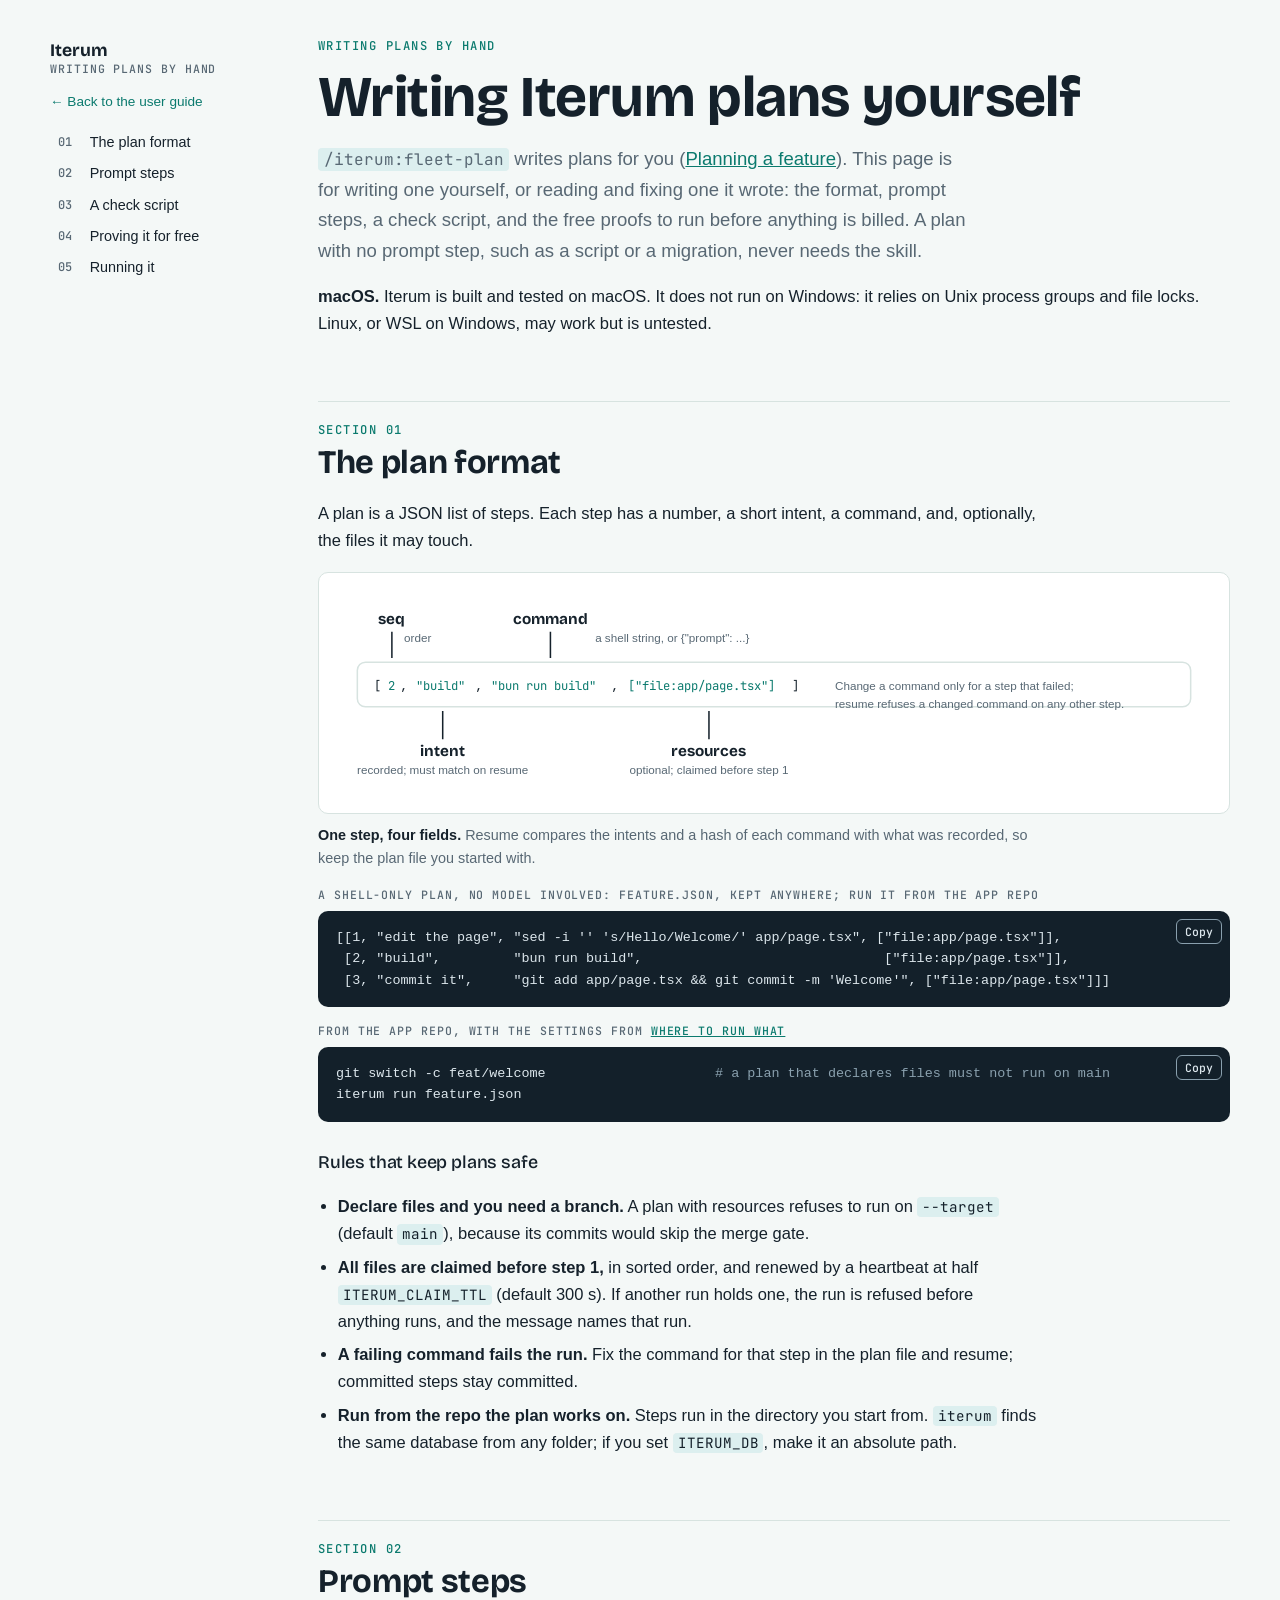
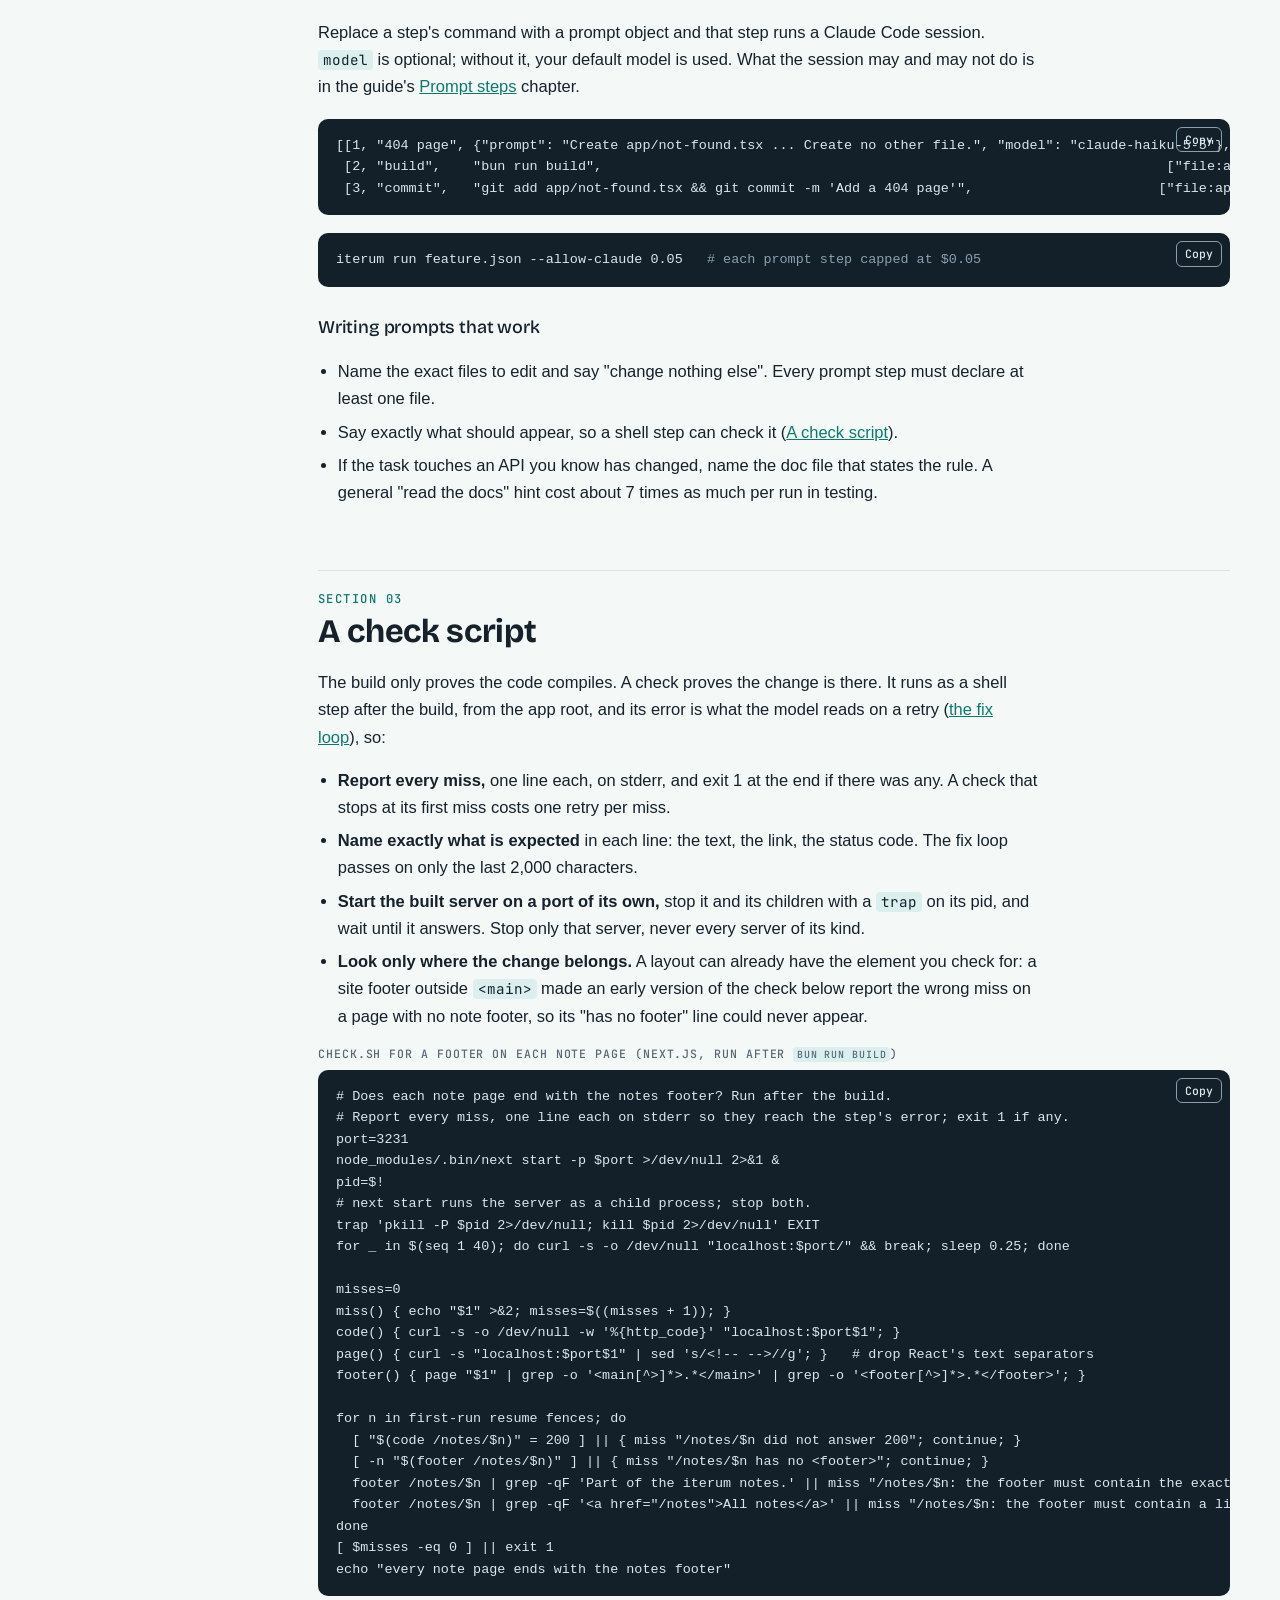
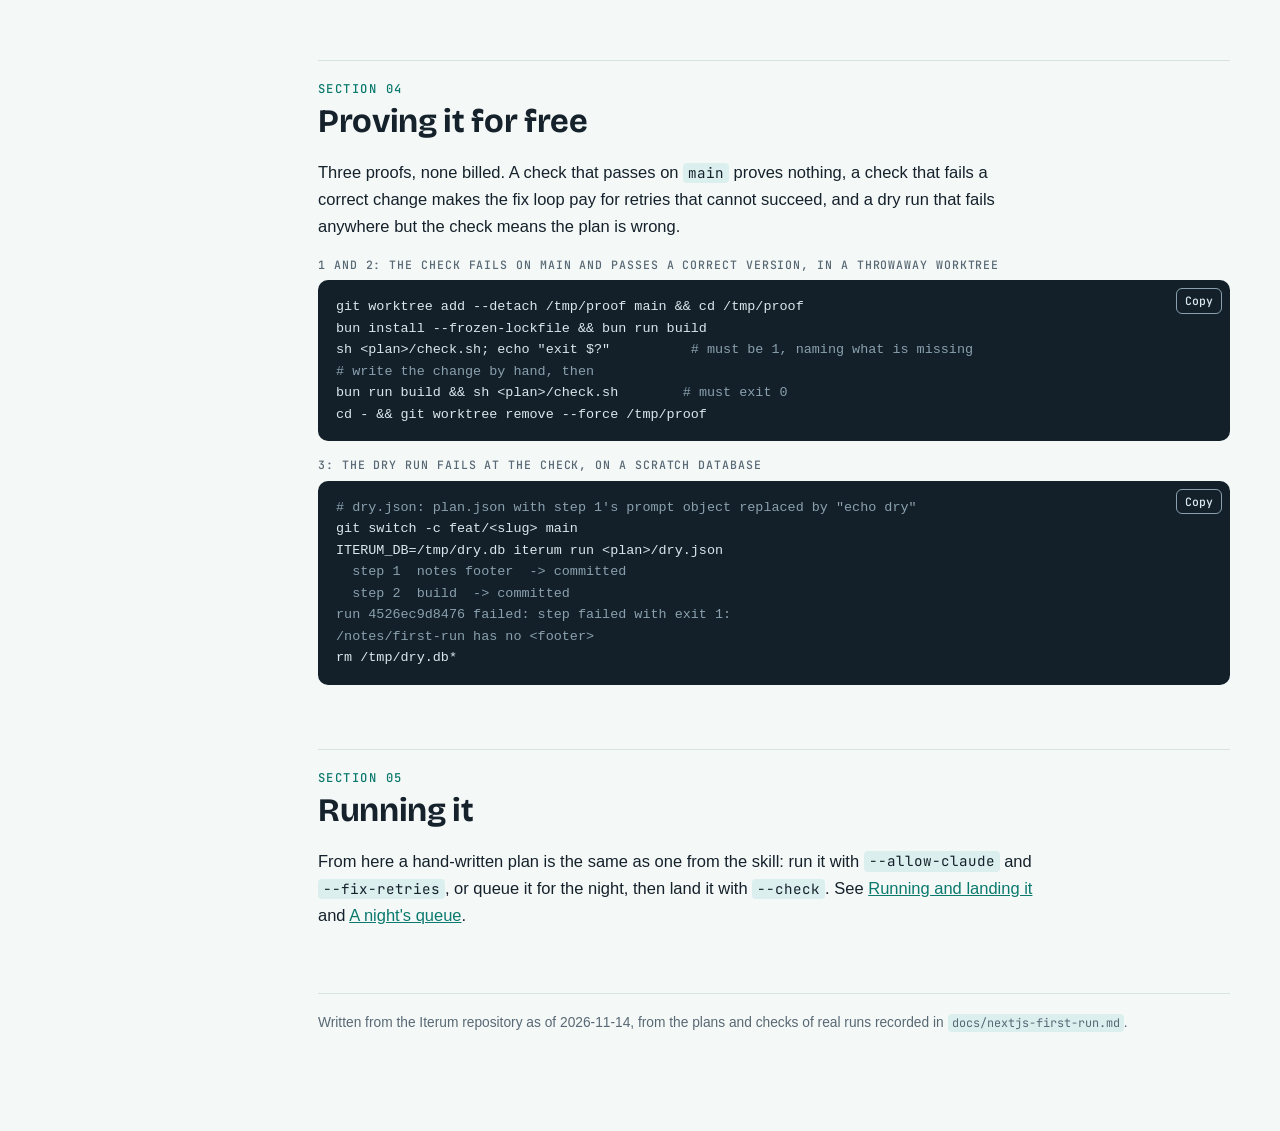
<file: manual.html>
<!doctype html>
<html lang="en">
<head>
<meta charset="utf-8">
<meta name="viewport" content="width=device-width, initial-scale=1">
<title>Writing Plans by Hand</title>
<meta name="description" content="Write an Iterum plan yourself: the plan format, prompt steps, a check script, and the free proofs before a paid run.">
<meta property="og:title" content="Writing Iterum plans by hand">
<meta property="og:description" content="The plan format, prompt steps, check scripts and free proofs, for writing Iterum plans yourself.">
<meta property="og:image" content="https://shaynemeyer.github.io/iterum/img/septa.png">
<link rel="icon" href="img/favicon.ico" sizes="32x32">
<link rel="icon" href="img/favicon.svg" type="image/svg+xml">
<link rel="apple-touch-icon" href="img/apple-touch-icon.png">
<link rel="preconnect" href="https://fonts.googleapis.com">
<link rel="preconnect" href="https://fonts.gstatic.com" crossorigin>
<link rel="stylesheet" href="https://fonts.googleapis.com/css2?family=Bricolage+Grotesque:opsz,wght@12..96,500;12..96,700;12..96,800&family=JetBrains+Mono:wght@400;700&display=swap">
<link rel="stylesheet" href="guide.css">
</head>
<body>

<div class="shell">

<nav class="rail" aria-label="Sections">
  <a class="brand" href="./">Iterum<span>Writing plans by hand</span></a>
  <a class="home" href="guide.html">&larr; Back to the user guide</a>
  <ol>
    <li><a href="#format">The plan format</a></li>
    <li><a href="#prompts">Prompt steps</a></li>
    <li><a href="#check">A check script</a></li>
    <li><a href="#prove">Proving it for free</a></li>
    <li><a href="#run">Running it</a></li>
  </ol>
</nav>

<main>

<header class="stack">
  <div class="eyebrow">Writing plans by hand</div>
  <h1>Writing Iterum plans yourself</h1>
  <p class="lede"><code>/iterum:fleet-plan</code> writes plans for you (<a href="guide.html#planning">Planning a feature</a>). This page is for writing one yourself, or reading and fixing one it wrote: the format, prompt steps, a check script, and the free proofs to run before anything is billed. A plan with no prompt step, such as a script or a migration, never needs the skill.</p>
  <p><b>macOS.</b> Iterum is built and tested on macOS. It does not run on Windows: it relies on Unix process groups and file locks. Linux, or WSL on Windows, may work but is untested.</p>
</header>

<!-- 01 -->
<section class="chapter" id="format">
  <header><div class="eyebrow">Section 01</div><h2>The plan format</h2></header>
  <div class="col stack">
    <p>A plan is a JSON list of steps. Each step has a number, a short intent, a command, and, optionally, the files it may touch.</p>
  </div>
  <figure>
    <div class="fig">
      <svg viewBox="0 0 860 200" role="img" aria-label="The four fields of a plan step: seq, intent, command, and resources.">
        <rect x="20" y="70" width="820" height="44" rx="8" class="box-l"/>
        <text x="36" y="97" class="m">[</text>
        <text x="50" y="97" class="m acc">2</text>
        <text x="62" y="97" class="m">, </text>
        <text x="78" y="97" class="m acc">"build"</text>
        <text x="136" y="97" class="m">, </text>
        <text x="152" y="97" class="m acc">"bun run build"</text>
        <text x="270" y="97" class="m">, </text>
        <text x="286" y="97" class="m acc">["file:app/page.tsx"]</text>
        <text x="448" y="97" class="m">]</text>

        <line x1="54" y1="66" x2="54" y2="40" class="e"/><text x="54" y="32" text-anchor="middle" class="h">seq</text>
        <line x1="104" y1="118" x2="104" y2="146" class="e"/><text x="104" y="162" text-anchor="middle" class="h">intent</text>
        <line x1="210" y1="66" x2="210" y2="40" class="e"/><text x="210" y="32" text-anchor="middle" class="h">command</text>
        <line x1="366" y1="118" x2="366" y2="146" class="e"/><text x="366" y="162" text-anchor="middle" class="h">resources</text>

        <text x="104" y="180" text-anchor="middle" class="s">recorded; must match on resume</text>
        <text x="210" y="50" text-anchor="start" dx="44" class="s">a shell string, or {"prompt": ...}</text>
        <text x="366" y="180" text-anchor="middle" class="s">optional; claimed before step 1</text>
        <text x="54" y="50" dx="12" class="s">order</text>
        <text x="490" y="97" class="s">Change a command only for a step that failed;</text>
        <text x="490" y="115" class="s">resume refuses a changed command on any other step.</text>
      </svg>
    </div>
    <figcaption><b>One step, four fields.</b> Resume compares the intents and a hash of each command with what was recorded, so keep the plan file you started with.</figcaption>
  </figure>
  <div class="term-label">A shell-only plan, no model involved: feature.json, kept anywhere; run it from the app repo</div>
  <div class="term"><button type="button">Copy</button><pre>[[1, "edit the page", "sed -i '' 's/Hello/Welcome/' app/page.tsx", ["file:app/page.tsx"]],
 [2, "build",         "bun run build",                              ["file:app/page.tsx"]],
 [3, "commit it",     "git add app/page.tsx &amp;&amp; git commit -m 'Welcome'", ["file:app/page.tsx"]]]</pre></div>
  <div class="term-label">From the app repo, with the settings from <a href="guide.html#where">Where to run what</a></div>
  <div class="term"><button type="button">Copy</button><pre>git switch -c feat/welcome                     <span class="c"># a plan that declares files must not run on main</span>
iterum run feature.json</pre></div>
  <div class="col stack">
    <h3>Rules that keep plans safe</h3>
    <ul class="plain">
      <li><b>Declare files and you need a branch.</b> A plan with resources refuses to run on <code>--target</code> (default <code>main</code>), because its commits would skip the merge gate.</li>
      <li><b>All files are claimed before step 1,</b> in sorted order, and renewed by a heartbeat at half <code>ITERUM_CLAIM_TTL</code> (default 300 s). If another run holds one, the run is refused before anything runs, and the message names that run.</li>
      <li><b>A failing command fails the run.</b> Fix the command for that step in the plan file and resume; committed steps stay committed.</li>
      <li><b>Run from the repo the plan works on.</b> Steps run in the directory you start from. <code>iterum</code> finds the same database from any folder; if you set <code>ITERUM_DB</code>, make it an absolute path.</li>
    </ul>
  </div>
</section>

<!-- 02 -->
<section class="chapter" id="prompts">
  <header><div class="eyebrow">Section 02</div><h2>Prompt steps</h2></header>
  <div class="col stack">
    <p>Replace a step's command with a prompt object and that step runs a Claude Code session. <code>model</code> is optional; without it, your default model is used. What the session may and may not do is in the guide's <a href="guide.html#prompts">Prompt steps</a> chapter.</p>
  </div>
  <div class="term"><button type="button">Copy</button><pre>[[1, "404 page", {"prompt": "Create app/not-found.tsx ... Create no other file.", "model": "claude-haiku-5-5"}, ["file:app/not-found.tsx"]],
 [2, "build",    "bun run build",                                                                      ["file:app/not-found.tsx"]],
 [3, "commit",   "git add app/not-found.tsx &amp;&amp; git commit -m 'Add a 404 page'",                       ["file:app/not-found.tsx"]]]</pre></div>
  <div class="term"><button type="button">Copy</button><pre>iterum run feature.json --allow-claude 0.05   <span class="c"># each prompt step capped at $0.05</span></pre></div>
  <div class="col stack">
    <h3>Writing prompts that work</h3>
    <ul class="plain">
      <li>Name the exact files to edit and say "change nothing else". Every prompt step must declare at least one file.</li>
      <li>Say exactly what should appear, so a shell step can check it (<a href="#check">A check script</a>).</li>
      <li>If the task touches an API you know has changed, name the doc file that states the rule. A general "read the docs" hint cost about 7 times as much per run in testing.</li>
    </ul>
  </div>
</section>

<!-- 03 -->
<section class="chapter" id="check">
  <header><div class="eyebrow">Section 03</div><h2>A check script</h2></header>
  <div class="col stack">
    <p>The build only proves the code compiles. A check proves the change is there. It runs as a shell step after the build, from the app root, and its error is what the model reads on a retry (<a href="guide.html#workflow">the fix loop</a>), so:</p>
    <ul class="plain">
      <li><b>Report every miss,</b> one line each, on stderr, and exit 1 at the end if there was any. A check that stops at its first miss costs one retry per miss.</li>
      <li><b>Name exactly what is expected</b> in each line: the text, the link, the status code. The fix loop passes on only the last 2,000 characters.</li>
      <li><b>Start the built server on a port of its own,</b> stop it and its children with a <code>trap</code> on its pid, and wait until it answers. Stop only that server, never every server of its kind.</li>
      <li><b>Look only where the change belongs.</b> A layout can already have the element you check for: a site footer outside <code>&lt;main&gt;</code> made an early version of the check below report the wrong miss on a page with no note footer, so its "has no footer" line could never appear.</li>
    </ul>
  </div>
  <div class="term-label">check.sh for a footer on each note page (Next.js, run after <code>bun run build</code>)</div>
  <div class="term"><button type="button">Copy</button><pre># Does each note page end with the notes footer? Run after the build.
# Report every miss, one line each on stderr so they reach the step's error; exit 1 if any.
port=3231
node_modules/.bin/next start -p $port &gt;/dev/null 2&gt;&amp;1 &amp;
pid=$!
# next start runs the server as a child process; stop both.
trap 'pkill -P $pid 2&gt;/dev/null; kill $pid 2&gt;/dev/null' EXIT
for _ in $(seq 1 40); do curl -s -o /dev/null "localhost:$port/" &amp;&amp; break; sleep 0.25; done

misses=0
miss() { echo "$1" &gt;&amp;2; misses=$((misses + 1)); }
code() { curl -s -o /dev/null -w '%{http_code}' "localhost:$port$1"; }
page() { curl -s "localhost:$port$1" | sed 's/&lt;!-- --&gt;//g'; }   # drop React's text separators
footer() { page "$1" | grep -o '&lt;main[^&gt;]*&gt;.*&lt;/main&gt;' | grep -o '&lt;footer[^&gt;]*&gt;.*&lt;/footer&gt;'; }

for n in first-run resume fences; do
  [ "$(code /notes/$n)" = 200 ] || { miss "/notes/$n did not answer 200"; continue; }
  [ -n "$(footer /notes/$n)" ] || { miss "/notes/$n has no &lt;footer&gt;"; continue; }
  footer /notes/$n | grep -qF 'Part of the iterum notes.' || miss "/notes/$n: the footer must contain the exact sentence \"Part of the iterum notes.\""
  footer /notes/$n | grep -qF '&lt;a href="/notes"&gt;All notes&lt;/a&gt;' || miss "/notes/$n: the footer must contain a link to /notes whose text is exactly \"All notes\""
done
[ $misses -eq 0 ] || exit 1
echo "every note page ends with the notes footer"</pre></div>
</section>

<!-- 04 -->
<section class="chapter" id="prove">
  <header><div class="eyebrow">Section 04</div><h2>Proving it for free</h2></header>
  <div class="col stack">
    <p>Three proofs, none billed. A check that passes on <code>main</code> proves nothing, a check that fails a correct change makes the fix loop pay for retries that cannot succeed, and a dry run that fails anywhere but the check means the plan is wrong.</p>
  </div>
  <div class="term-label">1 and 2: the check fails on main and passes a correct version, in a throwaway worktree</div>
  <div class="term"><button type="button">Copy</button><pre>git worktree add --detach /tmp/proof main &amp;&amp; cd /tmp/proof
bun install --frozen-lockfile &amp;&amp; bun run build
sh &lt;plan&gt;/check.sh; echo "exit $?"          <span class="c"># must be 1, naming what is missing</span>
<span class="c"># write the change by hand, then</span>
bun run build &amp;&amp; sh &lt;plan&gt;/check.sh        <span class="c"># must exit 0</span>
cd - &amp;&amp; git worktree remove --force /tmp/proof</pre></div>
  <div class="term-label">3: the dry run fails at the check, on a scratch database</div>
  <div class="term"><button type="button">Copy</button><pre><span class="c"># dry.json: plan.json with step 1's prompt object replaced by "echo dry"</span>
git switch -c feat/&lt;slug&gt; main
ITERUM_DB=/tmp/dry.db iterum run &lt;plan&gt;/dry.json
<span class="o">  step 1  notes footer  -&gt; committed
  step 2  build  -&gt; committed
run 4526ec9d8476 failed: step failed with exit 1:
/notes/first-run has no &lt;footer&gt;</span>
rm /tmp/dry.db*</pre></div>
</section>

<!-- 05 -->
<section class="chapter" id="run">
  <header><div class="eyebrow">Section 05</div><h2>Running it</h2></header>
  <div class="col stack">
    <p>From here a hand-written plan is the same as one from the skill: run it with <code>--allow-claude</code> and <code>--fix-retries</code>, or queue it for the night, then land it with <code>--check</code>. See <a href="guide.html#workflow">Running and landing it</a> and <a href="guide.html#night">A night's queue</a>.</p>
  </div>
</section>

<footer>
  Written from the Iterum repository as of 2026-11-14, from the plans and checks of real runs recorded in <code>docs/nextjs-first-run.md</code>.
</footer>

</main>
</div>

<script>
document.querySelectorAll(".term button").forEach(function (btn) {
  btn.addEventListener("click", function () {
    var pre = btn.parentElement.querySelector("pre");
    var text = Array.from(pre.childNodes).map(function (n) {
      return n.nodeType === 1 && (n.classList.contains("c") || n.classList.contains("o") || n.classList.contains("p")) ? "" : n.textContent;
    }).join("").split("\n").map(function (l) { return l.replace(/\s+$/, ""); }).filter(function (l, i, a) { return l || (i > 0 && a[i - 1]); }).join("\n").trim();
    function done(label) { btn.textContent = label; setTimeout(function () { btn.textContent = "Copy"; }, 1500); }
    function selectIt() { var r = document.createRange(); r.selectNodeContents(pre); var s = getSelection(); s.removeAllRanges(); s.addRange(r); done("Selected"); }
    try {
      navigator.clipboard.writeText(text).then(function () { done("Copied"); }, selectIt);
    } catch (e) { selectIt(); }
  });
});
</script>

<a class="to-top" href="#" aria-label="Back to top">&uarr; Top</a>

</body>
</html>
</file>
<file: guide.css>
/* Layout: a field manual. Sticky chapter rail on wide screens, one reading column, terminal blocks you can copy, diagrams that run wider. */
:root {
  --bg: #f4f8f7;
  --surface: #ffffff;
  --ink: #15212b;
  --muted: #586874;
  --line: #d7e3e0;
  --accent: #0b7a6e;
  --accent-soft: #dcefef;
  --warn: #a8501a;
  --warn-soft: #f6e6da;
  --term-bg: #13202a;
  --term-ink: #dce6ec;
  --term-dim: #8aa0ae;
  --term-acc: #5cc6cd;
  --display: "Bricolage Grotesque", "Avenir Next", "Segoe UI", system-ui, sans-serif;
  --body: -apple-system, BlinkMacSystemFont, "Segoe UI", Helvetica, Arial, sans-serif;
  --mono: "JetBrains Mono", ui-monospace, "SF Mono", Menlo, monospace;
}
@media (prefers-color-scheme: dark) {
  :root:not([data-theme="light"]) {
    --bg: #0d141a; --surface: #142029; --ink: #e2e9ee; --muted: #93a3af; --line: #2a3a46;
    --accent: #5cc8b8; --accent-soft: #15353a; --warn: #e48c53; --warn-soft: #3a2518;
    --term-bg: #0a1116; --term-ink: #dce6ec; --term-dim: #7f95a3; --term-acc: #5cc6cd;
    color-scheme: dark;
  }
}
:root[data-theme="dark"] {
  --bg: #0d141a; --surface: #142029; --ink: #e2e9ee; --muted: #93a3af; --line: #2a3a46;
  --accent: #5cc8b8; --accent-soft: #15353a; --warn: #e48c53; --warn-soft: #3a2518;
  --term-bg: #0a1116; --term-ink: #dce6ec; --term-dim: #7f95a3; --term-acc: #5cc6cd;
  color-scheme: dark;
}

* { box-sizing: border-box; }
body { margin: 0; }
code, pre { font-variant-ligatures: none; }
html { scroll-behavior: smooth; }
@media (prefers-reduced-motion: reduce) { html { scroll-behavior: auto; } }
body {
  background: var(--bg); color: var(--ink);
  font: 400 16.5px/1.65 var(--body);
  padding-left: max(16px, env(safe-area-inset-left, 0px));
  padding-right: max(16px, env(safe-area-inset-right, 0px));
}
.shell { max-width: 1180px; margin: 0 auto; padding-block: 40px 96px; display: grid; grid-template-columns: 220px minmax(0, 1fr); gap: 48px; }
@media (max-width: 980px) { .shell { grid-template-columns: minmax(0, 1fr); gap: 24px; } }

/* rail */
.rail { position: sticky; top: calc(env(safe-area-inset-top, 0px) + 24px); align-self: start; display: grid; gap: 14px; max-height: calc(100vh - 48px); overflow-y: auto; }
.rail .brand { font: 700 1.1rem/1.2 var(--display); }
.rail .brand { color: var(--ink); text-decoration: none; }
.rail .home { font-size: 0.85rem; text-decoration: none; }
.rail .brand span { display: block; font: 500 0.72rem/1.4 var(--mono); color: var(--muted); letter-spacing: 0.08em; text-transform: uppercase; }
.rail ol { list-style: none; margin: 0; padding: 0; display: grid; gap: 2px; counter-reset: ch; }
.rail li { counter-increment: ch; }
.rail ol a { display: grid; grid-template-columns: 2.2em 1fr; padding: 5px 8px; border-radius: 6px; color: var(--ink); text-decoration: none; font-size: 0.9rem; line-height: 1.35; }
.rail ol a::before { content: counter(ch, decimal-leading-zero); font: 500 0.75rem/1.6 var(--mono); color: var(--muted); }
.rail ol a:hover { background: var(--accent-soft); color: var(--accent); }
.rail .group { font: 500 0.7rem/1 var(--mono); color: var(--muted); letter-spacing: 0.1em; text-transform: uppercase; padding: 10px 8px 4px; }
@media (max-width: 980px) {
  .rail { position: static; max-height: none; overflow: visible; border: 1px solid var(--line); border-radius: 10px; background: var(--surface); padding: 16px; }
  .rail ol { grid-template-columns: repeat(auto-fill, minmax(200px, 1fr)); }
}

main { min-width: 0; display: grid; gap: 64px; }
.col { max-width: 720px; }
h1, h2, h3 { font-family: var(--display); text-wrap: balance; margin: 0; letter-spacing: -0.01em; }
h1 { font-size: clamp(2.3rem, 5.5vw, 3.6rem); line-height: 1.04; font-weight: 700; }
h2 { font-size: clamp(1.55rem, 3vw, 2.05rem); line-height: 1.15; font-weight: 700; }
h3 { font-size: 1.12rem; font-weight: 500; margin-top: 8px; }
p { margin: 0; }
ul.plain { margin: 0; padding-left: 1.2em; display: grid; gap: 6px; }
.stack { display: grid; gap: 16px; }
a { color: var(--accent); }
a:focus-visible, button:focus-visible { outline: 2px solid var(--accent); outline-offset: 2px; }
code { font-family: var(--mono); font-size: 0.86em; background: var(--accent-soft); padding: 0.08em 0.35em; border-radius: 4px; }
.eyebrow { font: 500 0.76rem/1 var(--mono); text-transform: uppercase; letter-spacing: 0.12em; color: var(--accent); }
.lede { font-size: 1.16rem; color: var(--muted); max-width: 660px; }
.lede strong { color: var(--ink); font-weight: 600; }

/* chapter header */
.chapter { display: grid; gap: 18px; scroll-margin-top: 24px; }
.chapter > header { display: grid; gap: 8px; border-top: 1px solid var(--line); padding-top: 22px; }

/* terminal */
.term { position: relative; background: var(--term-bg); color: var(--term-ink); border-radius: 10px; font: 400 0.84rem/1.6 var(--mono); min-width: 0; }
.term pre { margin: 0; padding: 16px 18px; overflow-x: auto; white-space: pre; }
.term .c { color: var(--term-dim); }
.term .p { color: var(--term-acc); user-select: none; }
.term .o { color: var(--term-dim); }
.term button {
  position: absolute; top: 8px; right: 8px; font: 500 0.72rem/1 var(--mono); color: var(--term-ink);
  background: transparent; border: 1px solid var(--term-dim); border-radius: 6px; padding: 6px 8px; cursor: pointer;
}
.term button:hover { border-color: var(--term-acc); color: var(--term-acc); }
.term-label { font: 500 0.72rem/1 var(--mono); color: var(--muted); letter-spacing: 0.08em; text-transform: uppercase; margin-bottom: -8px; }

/* callouts */
.note { border-left: 3px solid var(--accent); background: var(--surface); padding: 12px 16px; border-radius: 0 8px 8px 0; font-size: 0.95rem; }
.note.warn { border-left-color: var(--warn); }
.note b { font-weight: 600; }

/* steps */
.steps { list-style: none; margin: 0; padding: 0; display: grid; gap: 18px; counter-reset: s; }
.steps > li { counter-increment: s; display: grid; grid-template-columns: 2rem minmax(0, 1fr); gap: 12px; }
.steps > li::before {
  content: counter(s); font: 700 0.95rem/2rem var(--display); text-align: center; width: 2rem; height: 2rem;
  border-radius: 50%; background: var(--accent-soft); color: var(--accent);
}
.steps > li > div { display: grid; gap: 10px; min-width: 0; }

/* figures */
figure { margin: 0; display: grid; gap: 10px; }
.fig { background: var(--surface); border: 1px solid var(--line); border-radius: 10px; padding: 18px; overflow-x: auto; }
.fig svg { display: block; width: 100%; height: auto; min-width: 640px; color: var(--ink); }
figcaption { font-size: 0.9rem; color: var(--muted); max-width: 720px; }
figcaption b { color: var(--ink); font-weight: 600; }
svg text { font-family: var(--body); font-size: 13px; fill: currentColor; }
svg .m { font-family: var(--mono); font-size: 12px; }
svg .s { font-size: 11.5px; fill: var(--muted); }
svg .h { font-family: var(--display); font-size: 15px; font-weight: 700; }
svg .acc { fill: var(--accent); }
svg .wrn { fill: var(--warn); }
svg .box { fill: var(--surface); stroke: currentColor; stroke-width: 1.5; }
svg .box-l { fill: var(--surface); stroke: var(--line); stroke-width: 1.5; }
svg .box-a { fill: var(--accent-soft); stroke: var(--accent); stroke-width: 1.5; }
svg .box-w { fill: var(--warn-soft); stroke: var(--warn); stroke-width: 1.5; }
svg .band { fill: var(--accent-soft); opacity: 0.5; }
svg .band-w { fill: var(--warn-soft); opacity: 0.6; }
svg .e { stroke: currentColor; stroke-width: 1.5; fill: none; }
svg .ea { stroke: var(--accent); stroke-width: 2; fill: none; }
svg .ew { stroke: var(--warn); stroke-width: 1.5; fill: none; stroke-dasharray: 5 4; }
svg .hi { fill: currentColor; }
svg .ha { fill: var(--accent); }
svg .hw { fill: var(--warn); }

/* tables */
.tbl { overflow-x: auto; border: 1px solid var(--line); border-radius: 10px; background: var(--surface); }
table { border-collapse: collapse; width: 100%; font-size: 0.9rem; }
th, td { text-align: left; padding: 10px 14px; border-bottom: 1px solid var(--line); vertical-align: top; }
tr:last-child td { border-bottom: 0; }
th { font: 500 0.72rem/1.2 var(--mono); text-transform: uppercase; letter-spacing: 0.08em; color: var(--muted); white-space: nowrap; }
td code { white-space: nowrap; }
td.err { font-family: var(--mono); font-size: 0.8rem; color: var(--warn); min-width: 16em; }

.cards { display: grid; grid-template-columns: repeat(auto-fit, minmax(240px, 1fr)); gap: 12px; }
.card { background: var(--surface); border: 1px solid var(--line); border-radius: 10px; padding: 16px; display: grid; gap: 6px; align-content: start; min-width: 0; }
.card .k { font: 500 0.72rem/1 var(--mono); color: var(--accent); letter-spacing: 0.08em; text-transform: uppercase; }
.card p { font-size: 0.92rem; color: var(--muted); }
.pill { display: inline-block; font: 500 0.72rem/1 var(--mono); padding: 4px 8px; border-radius: 999px; white-space: nowrap; }
.pill.free { background: var(--accent-soft); color: var(--accent); }
.pill.paid { background: var(--warn-soft); color: var(--warn); }

footer { color: var(--muted); font-size: 0.86rem; border-top: 1px solid var(--line); padding-top: 18px; }

/* Back to top: only where the chapter rail stops being sticky */
.to-top { display: none; }
@media (max-width: 980px) {
  .to-top { display: block; position: fixed; right: 16px; bottom: 16px; z-index: 6; padding: 10px 14px; border-radius: 999px; background: var(--surface);
    color: var(--accent); border: 1px solid var(--line); box-shadow: 0 6px 20px -8px rgba(0,0,0,.35); font: 700 0.85rem var(--mono); text-decoration: none; }
}
</file>
